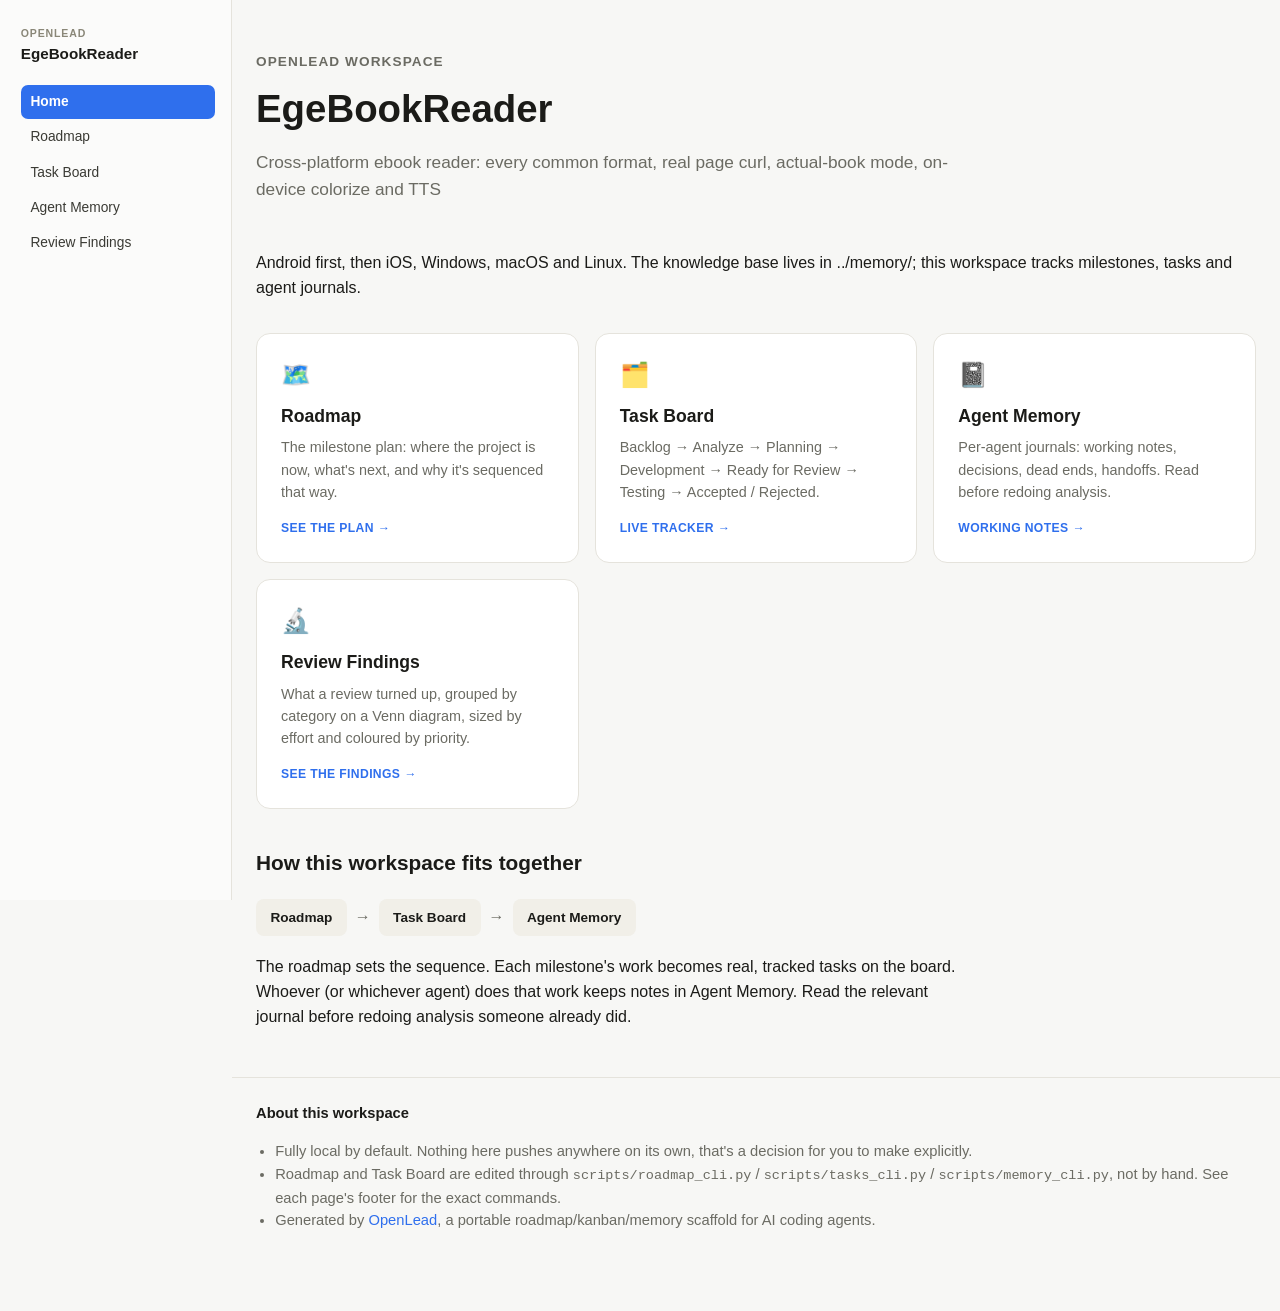
<file: openlead/index.html>
<!doctype html>
<html lang="en">
<head>
<meta charset="utf-8">
<meta name="viewport" content="width=device-width, initial-scale=1">
<title>OpenLead Workspace</title>
<style>
  :root {
    --bg: #f7f7f5; --panel: #ffffff; --ink: #1b1b18; --sub: #6b6b63;
    --line: #e5e3dc; --mono-bg: #f1efe8;
    --good: #1c7a4d; --good-bg: #e8f5ee;
    --bad: #b3261e; --bad-bg: #fdecea;
    --warn: #9a6700; --warn-bg: #fff4de;
    --dup: #5b4fc4; --dup-bg: #ecebfb;
    --accent: #2f6fed; --accent-bg: rgba(47,111,237,0.10);
  }
  @media (prefers-color-scheme: dark) {
    :root {
      --bg: #17181a; --panel: #1f2023; --ink: #eceae5; --sub: #9a9890;
      --line: #33342f; --mono-bg: #26272a;
      --good: #5fd39a; --good-bg: #123326;
      --bad: #ff8a80; --bad-bg: #3a1a17;
      --warn: #f0c674; --warn-bg: #3a2f10;
      --dup: #b8b0ff; --dup-bg: #262151;
      --accent: #7aa2f7; --accent-bg: rgba(122,162,247,0.12);
    }
  }
  * { box-sizing: border-box; }
  body {
    margin: 0; padding: 0 0 4rem;
    background: var(--bg); color: var(--ink);
    font: 16px/1.55 -apple-system, BlinkMacSystemFont, "Segoe UI", Roboto, Helvetica, Arial, sans-serif;
  }
  code, .mono { font-family: "SF Mono", Menlo, Consolas, "Liberation Mono", monospace; font-size: 0.92em; }
  a { color: var(--accent); text-decoration: none; }
  a:hover { text-decoration: underline; }
  body.has-ol-sidebar { margin-left: 232px; }
  .ol-sidebar {
    position: fixed; top: 0; left: 0; width: 232px; height: 100vh; overflow-y: auto;
    background: #fbfbfa; border-right: 1px solid #e5e3dc; padding: 1.6rem 1rem 1.6rem 1.3rem;
    font: 14px/1.4 -apple-system, BlinkMacSystemFont, "Segoe UI", Roboto, Helvetica, Arial, sans-serif;
    z-index: 100; box-sizing: border-box;
  }
  .ol-sidebar .kicker { font-size: 0.66rem; text-transform: uppercase; letter-spacing: 0.08em; color: #8a8778; font-weight: 700; margin-bottom: 0.25rem; }
  .ol-sidebar .title { font-size: 0.95rem; font-weight: 700; color: #1b1b18; margin-bottom: 1.3rem; line-height: 1.3; }
  .ol-sidebar a { display: block; padding: 0.45rem 0.6rem; margin-bottom: 0.1rem; border-radius: 7px; color: #3a3a34; text-decoration: none; font-size: 0.86rem; }
  .ol-sidebar a:hover { background: #eeece4; }
  .ol-sidebar a.active { background: #2f6fed; color: #fff; font-weight: 600; }
  @media (prefers-color-scheme: dark) {
    .ol-sidebar { background: #1a1b1e; border-right-color: #33342f; }
    .ol-sidebar .kicker { color: #9a9890; }
    .ol-sidebar .title { color: #eceae5; }
    .ol-sidebar a { color: #cfcdc6; }
    .ol-sidebar a:hover { background: #26272a; }
    .ol-sidebar a.active { background: #7aa2f7; color: #14151a; }
  }
  @media (max-width: 860px) {
    .ol-sidebar { position: static; width: auto; height: auto; border-right: none; border-bottom: 1px solid #e5e3dc; display: flex; flex-wrap: wrap; align-items: center; gap: 0.25rem; }
    .ol-sidebar .title, .ol-sidebar .kicker { width: 100%; }
    body.has-ol-sidebar { margin-left: 0; }
  }

  .hero { padding: 3.2rem 1.5rem 2rem; max-width: 1120px; margin: 0 auto; }
  .hero .kicker { color: var(--sub); font-size: 0.85rem; text-transform: uppercase; letter-spacing: 0.08em; font-weight: 600; }
  .hero h1 { margin: 0.4rem 0 0.7rem; font-size: 2.4rem; }
  .hero p.lead { color: var(--sub); margin: 0; font-size: 1.08rem; max-width: 76ch; }

  main { max-width: 1120px; margin: 0 auto; padding: 0 1.5rem; }

  .cardgrid { display: grid; grid-template-columns: repeat(auto-fit, minmax(240px, 1fr)); gap: 1rem; margin: 2rem 0 2.4rem; }
  .navcard { background: var(--panel); border: 1px solid var(--line); border-radius: 14px; padding: 1.4rem 1.5rem; display: block; color: var(--ink); }
  .navcard:hover { border-color: var(--accent); text-decoration: none; }
  .navcard .nc-icon { font-size: 1.5rem; margin-bottom: 0.6rem; display: block; }
  .navcard h2 { font-size: 1.1rem; margin: 0 0 0.4rem; }
  .navcard p { color: var(--sub); font-size: 0.9rem; margin: 0 0 0.7rem; }
  .navcard .nc-meta { font-size: 0.76rem; color: var(--accent); font-weight: 700; text-transform: uppercase; letter-spacing: 0.03em; }

  section.about { margin-top: 1rem; }
  section.about h2 { font-size: 1.3rem; margin: 0 0 0.6rem; }
  section.about p { color: var(--ink); max-width: 80ch; }
  section.about .flow { display: flex; gap: 0.5rem; flex-wrap: wrap; margin: 1.2rem 0; align-items: center; }
  section.about .flow .step { background: var(--mono-bg); border-radius: 8px; padding: 0.5rem 0.9rem; font-size: 0.85rem; font-weight: 600; }
  section.about .flow .arrow { color: var(--sub); }

  footer { max-width: 1120px; margin: 3rem auto 0; padding: 1.5rem 1.5rem 0; border-top: 1px solid var(--line); color: var(--sub); font-size: 0.92rem; }
  footer strong { color: var(--ink); }
  footer ul { padding-left: 1.2rem; }
</style>
</head>
<body class="has-ol-sidebar">
<nav class="ol-sidebar">
  <div class="kicker">OpenLead</div>
  <div class="title" id="ol-sidebar-title">Workspace</div>
  <a href="index.html" class="active">Home</a>
  <a href="roadmap.html">Roadmap</a>
  <a href="tasks.html">Task Board</a>
  <a href="memory.html">Agent Memory</a>
  <a href="analysis.html">Review Findings</a>
</nav>

<div class="hero">
  <div class="kicker">OpenLead Workspace</div>
  <h1 id="ol-project-name">Untitled Project</h1>
  <p class="lead" id="ol-project-tagline">A fully local roadmap, task board, and agent memory for this project.</p>
</div>

<main>

  <p id="ol-project-pitch"></p>

  <div class="cardgrid">
    <a class="navcard" href="roadmap.html">
      <span class="nc-icon">🗺️</span>
      <h2>Roadmap</h2>
      <p>The milestone plan: where the project is now, what's next, and why it's sequenced that way.</p>
      <span class="nc-meta">See the plan →</span>
    </a>
    <a class="navcard" href="tasks.html">
      <span class="nc-icon">🗂️</span>
      <h2>Task Board</h2>
      <p>Backlog → Analyze → Planning → Development → Ready for Review → Testing → Accepted / Rejected.</p>
      <span class="nc-meta">Live tracker →</span>
    </a>
    <a class="navcard" href="memory.html">
      <span class="nc-icon">📓</span>
      <h2>Agent Memory</h2>
      <p>Per-agent journals: working notes, decisions, dead ends, handoffs. Read before redoing analysis.</p>
      <span class="nc-meta">Working notes →</span>
    </a>
    <a class="navcard" href="analysis.html">
      <span class="nc-icon">🔬</span>
      <h2>Review Findings</h2>
      <p>What a review turned up, grouped by category on a Venn diagram, sized by effort and coloured by priority.</p>
      <span class="nc-meta">See the findings →</span>
    </a>
  </div>

  <section class="about">
    <h2>How this workspace fits together</h2>
    <div class="flow">
      <span class="step">Roadmap</span><span class="arrow">→</span>
      <span class="step">Task Board</span><span class="arrow">→</span>
      <span class="step">Agent Memory</span>
    </div>
    <p>The roadmap sets the sequence. Each milestone's work becomes real, tracked tasks on the board.
      Whoever (or whichever agent) does that work keeps notes in Agent Memory. Read the relevant journal
      before redoing analysis someone already did.</p>
  </section>

</main>

<footer>
  <strong>About this workspace</strong>
  <ul>
    <li>Fully local by default. Nothing here pushes anywhere on its own, that's a decision for you to make explicitly.</li>
    <li>Roadmap and Task Board are edited through <code>scripts/roadmap_cli.py</code> / <code>scripts/tasks_cli.py</code>
      / <code>scripts/memory_cli.py</code>, not by hand. See each page's footer for the exact commands.</li>
    <li>Generated by <a href="https://github.com/Ege-BULUT/openlead" target="_blank" rel="noopener">OpenLead</a>, a portable
      roadmap/kanban/memory scaffold for AI coding agents.</li>
  </ul>
</footer>

<script id="project-data" type="application/json">
{
  "name": "EgeBookReader",
  "tagline": "Cross-platform ebook reader: every common format, real page curl, actual-book mode, on-device colorize and TTS",
  "pitch": "Android first, then iOS, Windows, macOS and Linux. The knowledge base lives in ../memory/; this workspace tracks milestones, tasks and agent journals."
}
</script>

<script>
(function () {
  var P = JSON.parse(document.getElementById('project-data').textContent);
  document.getElementById('ol-project-name').textContent = P.name || 'Untitled Project';
  document.getElementById('ol-sidebar-title').textContent = P.name || 'Workspace';
  document.title = (P.name || 'OpenLead Workspace');
  if (P.tagline) document.getElementById('ol-project-tagline').textContent = P.tagline;
  var pitchEl = document.getElementById('ol-project-pitch');
  if (P.pitch) { pitchEl.textContent = P.pitch; } else { pitchEl.remove(); }
})();
</script>

</body>
</html>
</file>
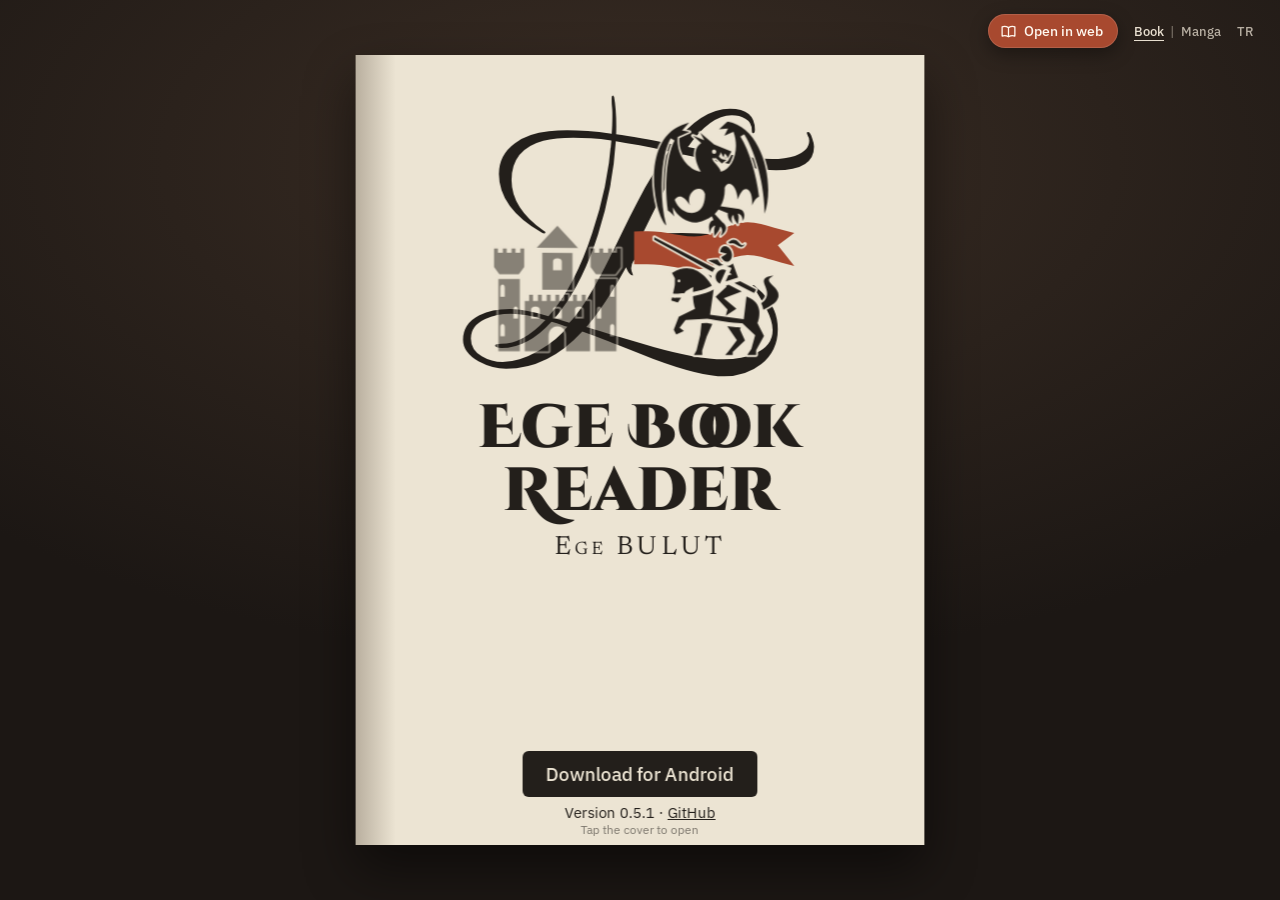
<file: site/index.html>
<!doctype html>
<html lang="en">
<head>
<meta charset="utf-8">
<meta name="viewport" content="width=device-width, initial-scale=1, viewport-fit=cover">
<title>EgeBookReader</title>
<meta name="description" content="An ebook and comic reader built around how reading feels. Real page curl, on-device colorization, read aloud. Free and open source.">
<link rel="canonical" href="https://egebookreader.vercel.app/">
<meta property="og:type" content="website">
<meta property="og:site_name" content="EgeBookReader">
<meta property="og:url" content="https://egebookreader.vercel.app/">
<meta property="og:title" content="EgeBookReader">
<meta property="og:description" content="An ebook and comic reader built around how reading feels. Real page curl, on-device colorization, read aloud. Free and open source.">
<meta property="og:image" content="https://egebookreader.vercel.app/og.png">
<meta property="og:image:width" content="1200">
<meta property="og:image:height" content="630">
<meta property="og:image:alt" content="EgeBookReader home page">
<meta name="twitter:card" content="summary_large_image">
<meta name="google-site-verification" content="s66rd8O_x1saL6PLGpSpIPeHmGazHyTo27NTPkK-GJg">
<link rel="icon" href="logo.svg">
<link rel="preconnect" href="https://fonts.googleapis.com">
<link rel="preconnect" href="https://fonts.gstatic.com" crossorigin>
<link href="https://fonts.googleapis.com/css2?family=Great+Vibes&family=Cinzel+Decorative:wght@700;900&family=Orbitron:wght@600;800&family=Limelight&family=Newsreader:ital,opsz,wght@0,6..72,300..700;1,6..72,300..700&family=IBM+Plex+Sans:wght@400;500&display=swap&subset=latin-ext" rel="stylesheet">
<link rel="stylesheet" href="book.css">
<link rel="stylesheet" href="manga.css">
<script>try{var m=new URLSearchParams(location.search).get('mode')||localStorage.getItem('mode');if(m==='manga')document.documentElement.dataset.mode='manga'}catch(e){}</script>
</head>
<body>
<div id="corner">
  <a id="web" href="/read"><svg viewBox="0 0 24 24" aria-hidden="true"><path d="M3 5.5C5.5 4.5 8.5 4.5 12 6.5c3.5-2 6.5-2 9-1v13c-2.5-1-5.5-1-9 1-3.5-2-6.5-2-9-1z"/><path d="M12 6.5v13"/></svg><span>Open in web</span></a>
  <div id="mode" role="group" aria-label="Reading mode"><button data-mode="book" aria-pressed="true">Book</button><span aria-hidden="true">|</span><button data-mode="manga" aria-pressed="false">Manga</button></div>
  <button id="lang" aria-label="Language">TR</button>
</div>
<div id="table">
  <div id="stage">
    <div id="book">
      <div class="shadow"></div>
      <div id="left" class="slot"></div>
      <div id="right" class="slot"></div>
      <canvas id="curl"></canvas>
      <div id="coverleaf"><div class="side front"></div><div class="side rear"></div></div>
    </div>
  </div>
  <div id="press" aria-hidden="true"></div>
  <nav id="controls" hidden>
    <button id="prev" aria-label="Previous page">‹</button>
    <button id="toc" data-t="contents">Contents</button>
    <button id="next" aria-label="Next page">›</button>
  </nav>
</div>
<div id="manga"></div>

<template id="cover">
  <div class="cover">
    <div class="mark" aria-hidden="true">
      <svg id="logo" viewBox="-4 -4 330 264">
        <path d="M238.05 256.12Q216.24 256.12 173.55 240.23Q157.35 234 141.3 227.61Q125.26 221.23 108.74 215.31Q77.59 249.27 39.26 249.27Q26.8 249.27 14.02 242.41Q0 234.31 0 222.78Q0 207.83 14.96 200.35Q26.8 194.74 43 194.74Q56.4 194.74 77.9 201.29Q90.05 187.58 100.02 168.57Q109.99 149.56 117.78 125.57Q132.11 82.88 135.23 41.13Q125.26 39.57 116.53 39.1Q107.81 38.64 100.64 38.64Q92.23 38.64 85.53 39.26Q78.83 39.88 73.22 41.44Q44.25 49.23 44.25 77.27Q44.25 102.82 73.53 123.39Q75.09 124.01 75.09 124.95Q75.09 125.88 73.85 125.88Q73.22 125.88 71.98 125.26Q32.72 102.82 32.72 71.67Q32.72 54.22 47.36 43.62Q59.2 34.59 78.21 32.72Q86.31 31.78 95.03 31.78Q103.76 31.78 113.73 32.56Q123.7 33.34 135.54 34.9Q135.85 30.85 136.01 26.95Q136.16 23.06 136.16 19.32Q136.16 17.76 136.16 15.74Q136.16 13.71 135.85 10.59Q135.54 7.79 135.54 5.61Q135.54 3.43 135.54 2.18Q135.54 0 136.79 0Q137.1 0 137.72 1.56Q140.21 15.27 139.59 35.52Q149.25 36.77 162.34 39.1Q175.42 41.44 191.94 44.87Q217.18 12.15 243.35 12.15Q266.1 12.15 266.1 31.16Q266.1 34.59 264.54 34.59Q263.29 34.59 263.29 31.78Q263.29 24.3 257.37 21.19Q252.39 18.07 244.91 18.07Q225.28 18.07 205.02 47.05Q233.07 52.66 252.07 55.31Q271.08 57.96 281.67 57.96Q293.83 57.96 302.55 55.15Q315.64 50.48 315.64 41.44Q315.64 38.64 314.39 37.08Q313.46 34.59 313.46 34.27Q313.46 33.34 314.39 33.34Q316.57 33.34 318.13 38.64Q320 43.62 320 46.74Q320 68.24 285.41 68.24Q274.82 68.24 253.63 64.5Q232.44 60.76 200.66 53.9Q196.92 60.14 187.26 78.99Q177.6 97.84 162.03 129.62Q167.95 127.75 177.29 126.66Q186.64 125.57 199.42 125.57Q234 125.57 254.88 132.74Q256.44 133.36 256.44 133.98Q256.44 134.92 255.19 134.92Q252.07 134.92 243.97 133.98Q240.23 133.67 237.43 133.52Q234.63 133.36 232.44 133.36Q220.29 133.36 209.07 134.14Q197.86 134.92 187.26 137.1Q153.3 143.02 153.3 157.66Q153.3 159.84 154.86 163.58V164.21Q151.43 164.21 148.63 156.73Q129.62 191.31 112.48 211.26Q128.06 215.93 143.64 220.6Q159.22 225.28 174.49 229.64Q193.5 234.94 209.23 237.74Q224.97 240.55 237.74 240.55Q254.88 240.55 266.41 235.25Q282.3 228.08 282.3 214.06Q282.3 203.47 272.95 188.2Q268.59 180.72 266.25 176.98Q263.91 173.24 263.91 173.24Q263.91 172.93 264.23 172.93Q265.47 172.93 267.65 175.11Q286.97 191 286.97 213.13Q286.97 232.76 272.02 244.91Q257.99 256.12 238.05 256.12ZM96.9 207.21Q111.24 192.87 133.36 148.63Q139.59 136.16 145.67 123.54Q151.74 110.93 158.29 98.46Q165.45 84.44 172.93 72.44Q180.41 60.45 187.26 51.1Q172.93 47.67 160.93 45.49Q148.94 43.31 139.28 41.75Q138.03 62.63 133.98 83.97Q129.93 105.32 123.08 126.82Q107.81 174.49 83.51 203.15ZM36.14 243.04Q43.31 243.04 51.57 240.55Q59.82 238.05 68.86 232.76Q86.62 222.78 95.03 210.94Q92.85 210.32 89.43 209.07Q86 207.83 80.7 206.27Q58.89 230.26 35.21 230.26Q29.29 230.26 29.29 228.08Q29.29 226.52 34.59 226.52Q54.84 226.52 75.09 204.71Q57.33 199.1 43.62 199.1Q30.54 199.1 20.25 203.78Q7.17 209.7 7.17 221.54Q7.17 232.13 17.14 237.74Q25.86 243.04 36.14 243.04Z" fill="var(--ink)"></path>
        <path id="ribbon" fill="var(--ribbon)"></path>
        <g id="scene"></g>
      </svg>
    </div>
    <h1 id="title"><span>Ege</span> <span>Book</span> <span>Reader</span></h1>
    <p class="author">Ege BULUT</p>
    <div class="imprint">
      <a class="dl" href="download/EgeBookReader.apk" data-t="download" onclick="event.stopPropagation()">Download for Android</a>
      <span class="ver"><span data-t="version">Version</span> <span id="version"></span> · <a href="https://github.com/Ege-BULUT/EgeBookReader" onclick="event.stopPropagation()">GitHub</a></span>
    </div>
    <p class="hint" data-t="open">Tap the cover to open</p>
  </div>
</template>

<template id="endpaper"><div class="page endpaper"><blockquote class="epigraph"><span data-t="epigraph"></span><cite>Ege Bulut</cite></blockquote></div></template>

<template id="p1"><div class="page toc">
  <h2 data-t="contents">Contents</h2>
  <ol>
    <li><a data-go="2"><span data-t="home">Home</span><i>2</i></a></li>
    <li><a data-go="3"><span data-t="shots">Screenshots</span><i>3</i></a></li>
    <li><a data-go="4"><span data-t="features">Features</span><i>4</i></a></li>
    <li><a data-go="5"><span data-t="downloads">Downloads</span><i>5</i></a></li>
    <li><a data-go="6"><span data-t="changelog">Changelog</span><i>6</i></a></li>
    <li><a data-go="7"><span data-t="privacy">Privacy notice</span><i>7</i></a></li>
    <li><a data-go="8"><span data-t="links">Links</span><i>8</i></a></li>
  </ol>
</div></template>

<template id="p2"><div class="page">
  <h2 data-t="home">Home</h2>
  <p class="lead" data-t="home1"></p>
  <p data-t="home2"></p>
  <p data-t="home3"></p>
  <a class="dl" href="download/EgeBookReader.apk" data-t="download">Download for Android</a>
</div></template>

<template id="p3"><div class="page">
  <h2 data-t="shots">Screenshots</h2>
  <div class="shots" id="shots"></div>
  <h3 data-t="colorize"></h3>
  <p class="small" data-t="colorNote"></p>
  <div class="compare" id="compare"></div>
</div></template>

<template id="p4"><div class="page">
  <h2 data-t="features">Features</h2>
  <dl class="features" id="featurelist"></dl>
</div></template>

<template id="p5"><div class="page">
  <h2 data-t="downloads">Downloads</h2>
  <p class="lead" data-t="dl1"></p>
  <table class="dltable">
    <tr><th>Web</th><td><a class="dl" href="/read" data-t="webRead">Open in the browser</a></td></tr>
    <tr><th>Android</th><td><a class="dl" href="download/EgeBookReader.apk" data-t="apk">APK</a></td></tr>
    <tr><th>iOS</th><td data-t="soon">Coming later</td></tr>
    <tr><th>Windows</th><td data-t="soon"></td></tr>
    <tr><th>macOS</th><td data-t="soon"></td></tr>
    <tr><th>Linux</th><td data-t="soon"></td></tr>
  </table>
  <p class="small" data-t="dl2"></p>
  <p class="small"><a href="https://github.com/Ege-BULUT/EgeBookReader" data-t="source">Source code</a> · AGPL-3.0</p>
</div></template>

<template id="p6"><div class="page">
  <h2 data-t="changelog">Changelog</h2>
  <div id="changes"></div>
  <h3 data-t="models">Downloadable models</h3>
  <p class="small" data-t="modelsText"></p>
  <h3 data-t="credits">Credits</h3>
  <p class="small" data-t="creditsText"></p>
</div></template>

<template id="p7"><div class="page legal">
  <h2 data-t="privacy">Privacy notice</h2>
  <div id="privacy"></div>
</div></template>

<template id="p8"><div class="page">
  <h2 data-t="links">Links</h2>
  <ul class="linklist">
    <li><span>GitHub</span><a href="https://github.com/Ege-BULUT">github.com/Ege-BULUT</a></li>
    <li><span>LinkedIn</span><a href="https://www.linkedin.com/in/egebulut">linkedin.com/in/egebulut</a></li>
    <li><span data-t="contact">Contact</span><a href="mailto:egebulut.iletisim@outlook.com">egebulut.iletisim@outlook.com</a></li>
    <li><span data-t="bug">Report a bug</span><a href="https://github.com/Ege-BULUT/EgeBookReader/issues/new?labels=bug">GitHub Issues</a></li>
    <li><span data-t="request">Request a feature</span><a href="https://github.com/Ege-BULUT/EgeBookReader/issues/new?labels=enhancement">GitHub Issues</a></li>
  </ul>
</div></template>

<template id="back"><div class="page endpaper back"></div></template>

<script src="vendor/html2canvas.min.js"></script>
<script src="scenes.js"></script>
<script src="curl.frag.js"></script>
<script src="book.js"></script>
<script src="manga.js"></script>
</body>
</html>
</file>
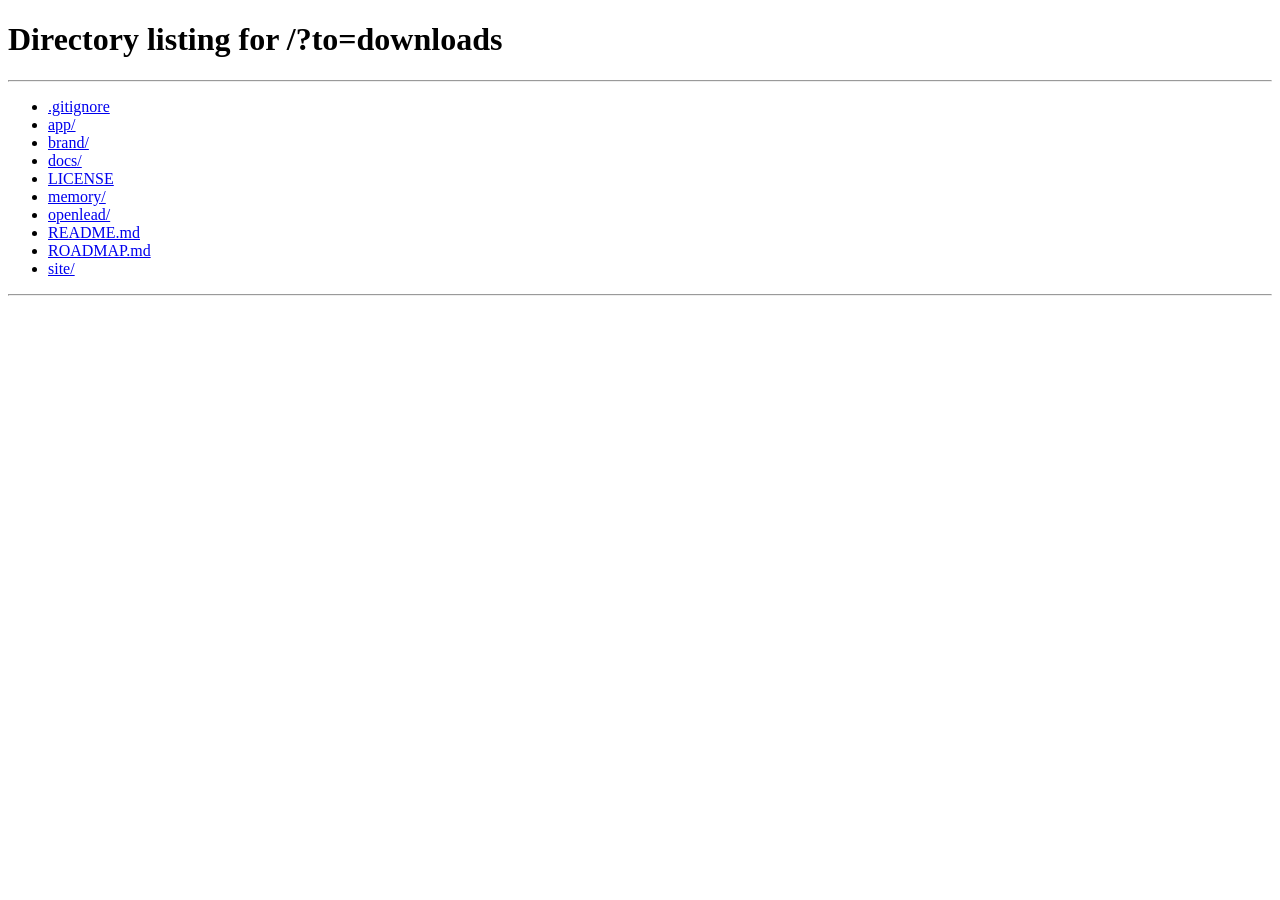
<file: site/download/index.html>
<!DOCTYPE html>
<html lang="en">
<head>
<meta charset="utf-8">
<meta name="viewport" content="width=device-width,initial-scale=1">
<meta http-equiv="refresh" content="0; url=/?to=downloads">
<link rel="canonical" href="https://egebookreader.vercel.app/?to=downloads">
<title>Download EgeBookReader</title>
</head>
<body>
<p><a href="/?to=downloads">Download EgeBookReader</a> · <a href="/download/EgeBookReader.apk">APK</a></p>
</body>
</html>
</file>
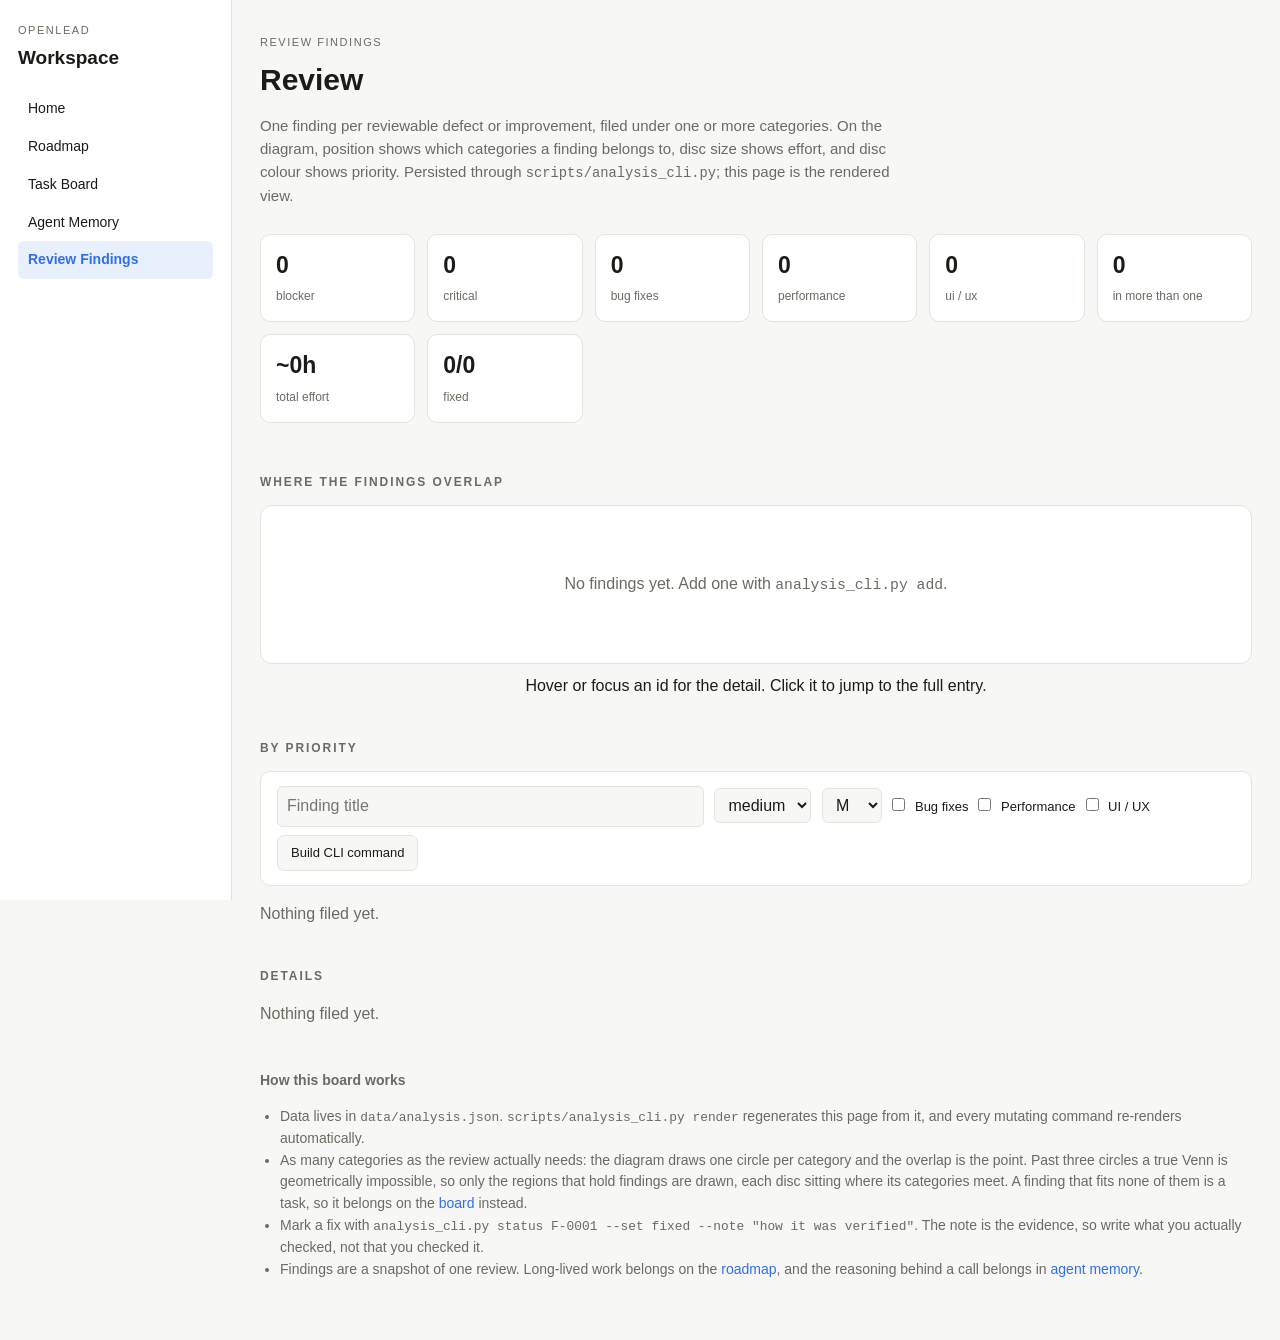
<file: openlead/analysis.html>
<!doctype html>
<html lang="en">
<head>
<meta charset="utf-8">
<meta name="viewport" content="width=device-width, initial-scale=1">
<title>Review Findings · OpenLead Workspace</title>
<style>
  :root {
    --bg: #f7f7f5; --panel: #ffffff; --ink: #1b1b18; --sub: #6b6b63;
    --line: #e5e3dc; --mono-bg: #f1efe8;
    --good: #1c7a4d; --good-bg: #e8f5ee;
    --accent: #2f6fed; --accent-bg: rgba(47,111,237,0.10);
    --c1: #b4451f; --c2: #8a6d1f; --c3: #2f6fed;
    --p-blocker: #7c3aed; --p-critical: #dc2626; --p-high: #ea580c;
    --p-medium: #d97706; --p-low: #eab308;
  }
  @media (prefers-color-scheme: dark) {
    :root {
      --bg: #17181a; --panel: #1f2023; --ink: #eceae5; --sub: #9a9890;
      --line: #33342f; --mono-bg: #26272a;
      --good: #5fd39a; --good-bg: #123326;
      --accent: #7aa2f7; --accent-bg: rgba(122,162,247,0.12);
      --c1: #f0906a; --c2: #e0c268; --c3: #7aa2f7;
      --p-blocker: #a855f7; --p-critical: #f87171; --p-high: #fb923c;
      --p-medium: #fbbf24; --p-low: #fde047;
    }
  }
  * { box-sizing: border-box; }
  html, body { margin: 0; background: var(--bg); color: var(--ink);
    font: 16px/1.55 -apple-system, BlinkMacSystemFont, "Segoe UI", Roboto, Helvetica, Arial, sans-serif; }
  code, .mono { font-family: "SF Mono", Menlo, Consolas, "Liberation Mono", monospace; font-size: 0.92em; }
  a { color: var(--accent); text-decoration: none; }
  a:hover { text-decoration: underline; }
  body.has-ol-sidebar { margin-left: 232px; }
  .ol-sidebar {
    position: fixed; top: 0; left: 0; width: 232px; height: 100vh; overflow-y: auto;
    background: var(--panel); border-right: 1px solid var(--line); padding: 22px 18px;
  }
  .ol-sidebar .kicker { font-size: 11px; letter-spacing: .14em; text-transform: uppercase; color: var(--sub); }
  .ol-sidebar .title { font-size: 19px; font-weight: 650; margin: 4px 0 18px; }
  .ol-sidebar a { display: block; padding: 8px 10px; border-radius: 6px; color: var(--ink); font-size: 14px; }
  .ol-sidebar a:hover { background: var(--mono-bg); text-decoration: none; }
  .ol-sidebar a.active { background: var(--accent-bg); color: var(--accent); font-weight: 600; }

  header, .layout, footer { max-width: 1120px; margin: 0 auto; padding: 0 28px; }
  header { padding-top: 34px; padding-bottom: 10px; }
  header .kicker { font-size: 11px; letter-spacing: .14em; text-transform: uppercase; color: var(--sub); }
  header h1 { margin: 6px 0 10px; font-size: 30px; }
  header .scope { color: var(--sub); max-width: 76ch; margin: 0; font-size: 15px; }

  .kpis { display: grid; grid-template-columns: repeat(auto-fit, minmax(132px, 1fr)); gap: 12px; margin: 26px 0 0; }
  .kpi { background: var(--panel); border: 1px solid var(--line); border-radius: 10px; padding: 13px 15px; }
  .kpi b { display: block; font-size: 23px; }
  .kpi span { font-size: 12px; color: var(--sub); }

  h2.sec { font-size: 12px; letter-spacing: .16em; text-transform: uppercase; color: var(--sub);
    margin: 40px 0 14px; font-weight: 600; }

  /* diagram */
  .venn { position: relative; background: var(--panel); border: 1px solid var(--line);
    border-radius: 12px; padding: 10px; display: flex; justify-content: center; }
  .venn svg { width: min(100%, 680px); height: auto; overflow: visible; }
  /* Set rengi inline geliyor: kategori sayisi dinamik, sabit .set-N sinifi
     yazilamaz. Ilk uc renk yine --c1..--c3 temasindan okunuyor. */
  .set { fill-opacity: .10; stroke-width: 1.5; }
  .setlabel { font-size: 14px; font-weight: 650; text-anchor: middle; }
  .setlabel .count { fill: var(--sub); font-weight: 400; }
  .disc { cursor: pointer; }
  .disc circle { stroke: var(--panel); stroke-width: 2; }
  .disc circle.done { stroke: var(--good); stroke-width: 2.5; stroke-dasharray: 3 2; }
  .disc text { font-family: "SF Mono", Menlo, Consolas, monospace; font-weight: 700;
    text-anchor: middle; pointer-events: none; }
  .disc:hover circle, .disc:focus circle { stroke: var(--ink); stroke-width: 3; }
  .disc:focus { outline: none; }

  .legend { position: absolute; left: 14px; top: 14px; background: var(--bg);
    border: 1px solid var(--line); border-radius: 8px; padding: 11px 13px; font-size: 12px; max-width: 208px; }
  .legend h4 { margin: 0 0 6px; font-size: 10px; letter-spacing: .14em; text-transform: uppercase;
    color: var(--sub); font-weight: 600; }
  .legend h4 + ul { margin-bottom: 12px; }
  .legend ul { list-style: none; margin: 0; padding: 0; display: grid; gap: 5px; }
  .legend li { display: grid; grid-template-columns: 24px auto 1fr; gap: 8px; align-items: center; }
  .legend b { font-weight: 600; }
  .legend span { color: var(--sub); font-size: 10.5px; }
  .legend i { display: block; width: 13px; height: 13px; border-radius: 50%; justify-self: center; }
  .legend .ring { background: none; border: 2px solid var(--sub); border-radius: 50%; }

  #card { position: fixed; z-index: 40; max-width: 380px; background: var(--panel);
    border: 1px solid var(--accent); border-radius: 10px; padding: 13px 15px;
    box-shadow: 0 14px 40px rgba(0,0,0,.18); pointer-events: none; display: none; }
  #card h4 { margin: 0 0 7px; font-size: 14px; line-height: 1.35; }
  #card .meta { display: flex; flex-wrap: wrap; gap: 5px; margin-bottom: 7px; }
  #card p { margin: 0; font-size: 12.5px; color: var(--sub); }
  #card .where { margin-top: 7px; font-size: 11.5px; color: var(--sub); }

  .tag { display: inline-block; font-size: 10.5px; padding: 2px 7px; border-radius: 999px;
    border: 1px solid var(--line); color: var(--sub); }

  table { width: 100%; border-collapse: collapse; font-size: 14px; }
  .plist th { text-align: left; color: var(--sub); font-weight: 600; font-size: 10.5px;
    letter-spacing: .1em; text-transform: uppercase; padding: 8px 10px; border-bottom: 1px solid var(--line); }
  .plist td { padding: 10px; border-bottom: 1px solid var(--line); vertical-align: top; }
  .plist tr:hover td { background: var(--mono-bg); }
  .plist .id a { font-weight: 700; }
  .plist .where { color: var(--sub); font-size: 12px; }
  .pgroup { font-size: 12px; letter-spacing: .14em; text-transform: uppercase; margin: 26px 0 8px; font-weight: 700; }
  .pgroup span { color: var(--sub); font-weight: 400; }

  .detail { background: var(--panel); border: 1px solid var(--line); border-radius: 12px;
    padding: 18px 20px; margin-bottom: 14px; scroll-margin-top: 18px; }
  .detail h3 { margin: 0 0 8px; font-size: 16px; display: flex; gap: 10px; align-items: baseline; }
  .dmeta { display: flex; flex-wrap: wrap; gap: 7px; align-items: center; margin: 0 0 11px; }
  .dmeta code { color: var(--sub); font-size: 11.5px; }
  .dproblem { margin: 0 0 13px; color: var(--sub); font-size: 14.5px; }
  .dverified { margin: 0 0 13px; padding: 9px 13px; border-left: 3px solid var(--good);
    background: var(--good-bg); border-radius: 0 6px 6px 0; font-size: 13.5px; }
  .dverified b { color: var(--good); }
  .dtable th { text-align: left; color: var(--sub); font-weight: 600; font-size: 10.5px;
    letter-spacing: .12em; text-transform: uppercase; padding: 7px 11px;
    border-bottom: 1px solid var(--line); width: 33.33%; }
  .dtable td { padding: 11px; border-bottom: 1px solid var(--line); vertical-align: top; width: 33.33%; }
  .dtable pre { margin: 0; font-size: 12px; line-height: 1.5; white-space: pre-wrap;
    word-break: break-word; background: var(--mono-bg); padding: 9px 10px; border-radius: 6px; }
  .dtable .how { font-size: 13px; color: var(--sub); }
  @media (max-width: 900px) {
    .dtable, .dtable thead, .dtable tbody, .dtable tr, .dtable th, .dtable td { display: block; width: auto; }
    .dtable thead { display: none; }
    .dtable td::before { content: attr(data-l); display: block; font-size: 10.5px; letter-spacing: .12em;
      text-transform: uppercase; color: var(--sub); margin-bottom: 5px; }
    .legend { position: static; max-width: none; margin-top: 12px; }
    .venn { flex-direction: column; align-items: center; }
  }

  .newpanel { background: var(--panel); border: 1px solid var(--line); border-radius: 10px;
    padding: 14px 16px; margin-top: 12px; }
  .newpanel input, .newpanel select { font: inherit; padding: 7px 9px; border: 1px solid var(--line);
    border-radius: 6px; background: var(--bg); color: var(--ink); margin: 0 6px 8px 0; }
  .cmdbox { margin-top: 10px; }
  .cmdbox pre { background: var(--mono-bg); padding: 11px 13px; border-radius: 7px;
    overflow-x: auto; font-size: 12.5px; margin: 0; }
  .btn { font: inherit; font-size: 13px; padding: 7px 13px; border-radius: 7px;
    border: 1px solid var(--line); background: var(--bg); color: var(--ink); cursor: pointer; }
  .btn:hover { border-color: var(--accent); color: var(--accent); }
  .empty { color: var(--sub); }
  footer { margin: 44px auto 60px; color: var(--sub); font-size: 14px; }
  footer ul { padding-left: 20px; }
</style>
</head>
<body class="has-ol-sidebar">
<nav class="ol-sidebar">
  <div class="kicker">OpenLead</div>
  <div class="title">Workspace</div>
  <a href="index.html">Home</a>
  <a href="roadmap.html">Roadmap</a>
  <a href="tasks.html">Task Board</a>
  <a href="memory.html">Agent Memory</a>
  <a href="analysis.html" class="active">Review Findings</a>
</nav>

<header>
  <div class="kicker">Review Findings</div>
  <h1 id="subject">Review</h1>
  <p class="scope">One finding per reviewable defect or improvement, filed under one or more categories.
    On the diagram, position shows which categories a finding belongs to, disc size shows effort, and disc
    colour shows priority. Persisted through <code>scripts/analysis_cli.py</code>; this page is the rendered view.</p>
  <div class="kpis" id="kpis"></div>
</header>

<div class="layout">
  <h2 class="sec">Where the findings overlap</h2>
  <div class="venn" id="venn"></div>
  <p class="scope" style="text-align:center;margin-top:10px">Hover or focus an id for the detail. Click it to jump to the full entry.</p>

  <h2 class="sec">By priority</h2>
  <div class="newpanel">
    <input id="nf-title" placeholder="Finding title" size="42">
    <select id="nf-priority">
      <option value="blocker">blocker</option>
      <option value="critical">critical</option>
      <option value="high">high</option>
      <option value="medium" selected>medium</option>
      <option value="low">low</option>
    </select>
    <select id="nf-effort">
      <option>S</option><option selected>M</option><option>L</option><option>XL</option>
    </select>
    <span id="nf-cats"></span>
    <button class="btn" id="nf-build">Build CLI command</button>
    <div class="cmdbox" id="nf-cmdbox" hidden><pre id="nf-cmd"></pre>
      <p class="scope" style="margin-top:8px">Write the problem, before, after and how to files first, then add
        <code>--problem-file</code> and friends. The page re-renders automatically.</p></div>
  </div>
  <div id="plists"></div>

  <h2 class="sec">Details</h2>
  <div id="details"></div>
</div>

<footer>
  <strong>How this board works</strong>
  <ul>
    <li>Data lives in <code>data/analysis.json</code>. <code>scripts/analysis_cli.py render</code> regenerates
      this page from it, and every mutating command re-renders automatically.</li>
    <li>As many categories as the review actually needs: the diagram draws one circle per category and
      the overlap is the point. Past three circles a true Venn is geometrically impossible, so only the
      regions that hold findings are drawn, each disc sitting where its categories meet. A finding that
      fits none of them is a task, so it belongs on the <a href="tasks.html">board</a> instead.</li>
    <li>Mark a fix with <code>analysis_cli.py status F-0001 --set fixed --note "how it was verified"</code>. The
      note is the evidence, so write what you actually checked, not that you checked it.</li>
    <li>Findings are a snapshot of one review. Long-lived work belongs on the <a href="roadmap.html">roadmap</a>,
      and the reasoning behind a call belongs in <a href="memory.html">agent memory</a>.</li>
  </ul>
</footer>

<div id="card" role="tooltip"></div>

<script id="analysis-data" type="application/json">
{
  "_meta": {
    "description": "Review findings: what an agent found while auditing this project, grouped by category, ordered by priority. Edit via scripts/analysis_cli.py, not by hand. Run its `render` command afterward to update analysis.html. Fully local, nothing here is ever pushed anywhere.",
    "findingIdPrefix": "F-",
    "nextFindingSeq": 1,
    "subject": "",
    "reviewedAt": "",
    "reviewer": "",
    "categories": {
      "bug": {
        "label": "Bug fixes",
        "note": "Wrong behaviour, crashes, or silent data loss"
      },
      "perf": {
        "label": "Performance",
        "note": "Wall clock, memory, or wasted calls"
      },
      "ux": {
        "label": "UI / UX",
        "note": "What the operator sees, understands and can act on"
      }
    }
  },
  "findings": []
}
</script>

<script>
(function () {
  var DATA = JSON.parse(document.getElementById('analysis-data').textContent);
  var META = DATA._meta || {};
  // Kategori sayisi analist ajanin karar verdigi kadar: diyagram ona gore
  // kuruluyor (bkz. geometry() / regions()).
  var CATS = Object.keys(META.categories || {});
  var F = DATA.findings || [];

  var PRIORITY = {
    blocker:  { label: 'Blocker',  note: 'stops the thing working', dark: true },
    critical: { label: 'Critical', note: 'breaks a core path',      dark: true },
    high:     { label: 'High',     note: 'wrong or costly',         dark: true },
    medium:   { label: 'Medium',   note: 'friction',                dark: false },
    low:      { label: 'Low',      note: 'polish',                  dark: false }
  };
  var ORDER = ['blocker', 'critical', 'high', 'medium', 'low'];
  var RADIUS = { S: 16, M: 22, L: 28, XL: 34 };
  var EFFORT = { S: 'under 4 hours', M: 'about a day', L: 'a few days', XL: 'a week or more' };

  var css = getComputedStyle(document.documentElement);
  function colour(p) { return css.getPropertyValue('--p-' + p).trim() || '#888'; }
  function esc(s) {
    return String(s == null ? '' : s)
      .replace(/&/g, '&amp;').replace(/</g, '&lt;').replace(/>/g, '&gt;').replace(/"/g, '&quot;');
  }

  var sorted = F.slice().sort(function (a, b) {
    var d = ORDER.indexOf(a.priority) - ORDER.indexOf(b.priority);
    return d || (a.id < b.id ? -1 : 1);
  });

  /* ---------------------------------------------------------------- kpis -- */
  function kpis() {
    var cells = [];
    ORDER.slice(0, 2).forEach(function (p) {
      cells.push([F.filter(function (f) { return f.priority === p; }).length, PRIORITY[p].label.toLowerCase()]);
    });
    CATS.forEach(function (c) {
      cells.push([F.filter(function (f) { return (f.categories || []).indexOf(c) > -1; }).length,
                  META.categories[c].label.toLowerCase()]);
    });
    cells.push([F.filter(function (f) { return (f.categories || []).length > 1; }).length, 'in more than one']);
    var hours = F.reduce(function (n, f) { return n + (Number(f.hours) || 0); }, 0);
    cells.push(['~' + (Math.round(hours * 4) / 4) + 'h', 'total effort']);
    cells.push([F.filter(function (f) { return f.status === 'fixed'; }).length + '/' + F.length, 'fixed']);

    document.getElementById('kpis').innerHTML = cells.map(function (c) {
      return '<div class="kpi"><b>' + esc(c[0]) + '</b><span>' + esc(c[1]) + '</span></div>';
    }).join('');
  }

  /* ---------------------------------------------------------------- venn -- */

  /* Kategori sayisi SABIT DEGIL. Analist ajan kac ayri kategoriye karar
     verdiyse diyagram o kadar cemberle kuruluyor; geometri N'in fonksiyonu.

     Yerlesim: N cember, merkezleri orijin etrafinda D yaricapli bir halkada
     esit araliklarla, ilki tepede. R ve D su iki kosuldan cozuluyor:

       komsu merkez uzakligi  2 D sin(pi/N) = K R      (komsular ortussun)
       dis sinir              D + R = OUT              (viewBox sabit kalsin)

     K = 1.016 ve OUT = 238, N = 3'te tam olarak eski elle yazilmis
     R = 150 / D = 88 degerlerini veriyor — yani uc kategorili tahtalar
     birebir eskisi gibi cikiyor, degisen sey yalnizca artik uce mahkum
     olmamasi.

     DURUSTLUK NOTU: N >= 4'te bu artik gercek bir Venn degil. Uc cemberden
     sonra butun 2^N-1 bolgeyi cemberle cizmek geometrik olarak imkansiz
     (dord icin elips, besten sonra iyice egzotik sekiller gerekiyor). Onun
     yerine EULER tarzi bir yerlesim: yalnizca ICINDE BULGU OLAN bolgeler
     ciziliyor ve her bulgu, ait oldugu kategorilerin merkezlerinin
     bilesigine oturuyor. Okunurlugu bozan bos bolge kalmiyor. */
  var OUT = 238, K = 1.016;
  var N = Math.max(1, CATS.length);
  var R = N === 1 ? 170 : OUT / (K / (2 * Math.sin(Math.PI / N)) + 1);
  var D = N === 1 ? 0 : OUT - R;
  var CENTRES = [];
  for (var ci = 0; ci < N; ci++) {
    var a = (-90 - ci * (360 / N)) * Math.PI / 180;
    CENTRES.push({ x: D * Math.cos(a), y: D * Math.sin(a) });
  }

  /* Set renkleri. Ilk uc tanesi temanin --c1..--c3'u, yani uc kategorili
     tahtalar tipatip eskisi gibi duruyor. Otesi elle secilmis bir tondan
     geliyor: altin aci ile uretmek denendi ve dorduncu renk temanin
     --c2 zeytinine (ton ~47) yapisiyordu. Bu dizi uc temel tonun
     (~20, ~47, ~220) uzagindan gecirildi. Sekiz uzatma bitince aci
     tekrarlaniyor ama parlaklik kaydiriliyor, boylece hicbir zaman
     tukenmiyor. */
  /* Ilk uc ton --c1..--c3'un yaklasigi; yalnizca o degiskenler okunamazsa
     (temasiz bir baglam, ya da testler) devreye giriyorlar. */
  var BASE_HUES = [20, 47, 220];
  var EXTRA_HUES = [142, 288, 172, 328, 96, 258, 196, 118];
  function setColour(i) {
    if (i < 3) {
      var v = css.getPropertyValue('--c' + (i + 1)).trim();
      if (v) return v;
    }
    var k = i - 3;
    if (k < 0) {
      return 'hsl(' + BASE_HUES[i] + ' 62% '
        + ((typeof matchMedia === 'function'
            && matchMedia('(prefers-color-scheme: dark)').matches) ? 68 : 42) + '%)';
    }
    var dark = typeof matchMedia === 'function'
      && matchMedia('(prefers-color-scheme: dark)').matches;
    var band = Math.floor(k / EXTRA_HUES.length) % 3;
    var light = (dark ? 68 : 42) + band * (dark ? -13 : 13);
    return 'hsl(' + EXTRA_HUES[k % EXTRA_HUES.length] + ' 62% ' + light + '%)';
  }

  /* Bir bulgunun ait oldugu kategori indisleri, sirali. */
  function indexSet(f) {
    return (f.categories || []).map(function (c) { return CATS.indexOf(c); })
      .filter(function (i) { return i > -1; }).sort(function (a, b) { return a - b; });
  }
  function keyOf(idx) { return idx.join(','); }

  /* Bolgeler bulgulardan TURETILIYOR, elle sayilmiyor: hangi kategori
     bilesimleri gercekten doluysa yalnizca onlar yer kapliyor.

     Capa = uyelerin merkezlerinin ortalamasinin yonu, disari dogru
     spread(k) kadar. k buyudukce spread kuculuyor; butun kategorilere giren
     bir bulgu tam ortada oturuyor. N = 3'te bu, eski elle yazilmis yedi
     capayla gorsel olarak ayni yeri veriyor (tekil capalar birebir). */
  function regions() {
    var seen = {}, out = [];
    F.forEach(function (f) {
      var idx = indexSet(f);
      if (!idx.length) return;
      var k = keyOf(idx);
      if (seen[k]) return;
      seen[k] = 1;
      var mx = 0, my = 0;
      idx.forEach(function (i) { mx += CENTRES[i].x; my += CENTRES[i].y; });
      mx /= idx.length; my /= idx.length;
      var len = Math.hypot(mx, my);
      var t = N > 1 ? (idx.length - 1) / (N - 1) : 0;
      var spread = (OUT - 48) * (1 - t);
      var anchor = len < 1e-6
        ? { x: 0, y: 0 }
        : { x: mx / len * spread, y: my / len * spread };
      out.push({ sets: idx, anchor: anchor });
    });

    /* Ayni capaya dusen bolgeler. Cift sayida kategoride karsilikli ciftlerin
       (N=4'te {0,2} ve {1,3}) merkez ortalamasi ikisi de tam orijine dusuyor;
       yon vektoru bilgiyi kaybediyor. Ustuste binmeleri yerine ortak capanin
       etrafinda kucuk bir cember uzerinde, bilesim anahtarina gore sirali
       olarak aciliyorlar — deterministik, ayni veri ayni resmi veriyor. */
    var byPos = {};
    out.forEach(function (r) {
      var k = r.anchor.x.toFixed(0) + '|' + r.anchor.y.toFixed(0);
      (byPos[k] = byPos[k] || []).push(r);
    });
    Object.keys(byPos).forEach(function (k) {
      var group = byPos[k];
      if (group.length < 2) return;
      group.sort(function (a, b) {
        return a.sets.length - b.sets.length || (keyOf(a.sets) < keyOf(b.sets) ? -1 : 1);
      });
      var rad = 34 + group.length * 6;
      group.forEach(function (r, i) {
        var ang = (-90 + i * (360 / group.length)) * Math.PI / 180;
        r.anchor = { x: r.anchor.x + rad * Math.cos(ang), y: r.anchor.y + rad * Math.sin(ang) };
      });
    });
    return out;
  }

  /* Kategori sayisi buyudukce komsu bolgeler birbirine yaklasiyor ve iki AYRI
     bolgenin diskleri ust uste binebiliyor. Capalari daha da acmak diyagrami
     sisirirdi; onun yerine yerlestirme sonrasi kisa bir gevsetme: ust uste
     binen her cift birbirini iter, sonuc viewBox'a kirpilir. Deterministik
     (rastgelelik yok) ve N <= 3'te hicbir sey ust uste binmedigi icin islemsiz
     geciyor, yani eski tahtalarin gorunumu aynen duruyor. */
  var VB = { x: -330, y: -285, w: 660, h: 545 };
  function relax(discs, iterations) {
    var pad = 1.5;
    for (var it = 0; it < (iterations || 60); it++) {
      var moved = false;
      for (var i = 0; i < discs.length; i++) {
        for (var j = i + 1; j < discs.length; j++) {
          var a = discs[i], b = discs[j];
          var dx = b.x - a.x, dy = b.y - a.y;
          var dist = Math.hypot(dx, dy);
          var want = a.r + b.r + pad;
          if (dist >= want) continue;
          moved = true;
          // tam ust uste: bilesime gore sabit bir yone ac
          if (dist < 1e-6) { dx = Math.cos(i + j); dy = Math.sin(i + j); dist = 1; }
          var push = (want - dist) / 2 / dist;
          a.x -= dx * push; a.y -= dy * push;
          b.x += dx * push; b.y += dy * push;
        }
      }
      for (var k = 0; k < discs.length; k++) {
        var m = discs[k];
        m.x = Math.min(VB.x + VB.w - m.r, Math.max(VB.x + m.r, m.x));
        m.y = Math.min(VB.y + VB.h - m.r, Math.max(VB.y + m.r, m.y));
      }
      if (!moved) break;
    }
    return discs;
  }

  function same(a, b) { return a.length === b.length && a.every(function (v, i) { return v === b[i]; }); }

  function pack(members, anchor) {
    var gap = 7;
    var perRow = members.length <= 2 ? members.length : members.length <= 4 ? 2 : 3;
    var rows = [];
    for (var i = 0; i < members.length; i += perRow) rows.push(members.slice(i, i + perRow));
    var heights = rows.map(function (row) {
      return Math.max.apply(null, row.map(function (m) { return m.r; })) * 2 + gap;
    });
    var total = heights.reduce(function (a, b) { return a + b; }, 0);
    var y = anchor.y - total / 2;
    rows.forEach(function (row, i) {
      var cy = y + heights[i] / 2;
      var width = row.reduce(function (n, m) { return n + m.r * 2; }, 0) + gap * (row.length - 1);
      var x = anchor.x - width / 2;
      row.forEach(function (m) { m.x = x + m.r; m.y = cy; x += m.r * 2 + gap; });
      y += heights[i];
    });
    return members;
  }

  function venn() {
    var host = document.getElementById('venn');
    if (!F.length) { host.innerHTML = '<p class="empty" style="padding:40px">No findings yet. Add one with <code>analysis_cli.py add</code>.</p>'; return; }

    var svg = ['<svg viewBox="-330 -285 660 545" role="img" aria-label="Findings grouped by category, sized by effort, coloured by priority">'];
    CENTRES.forEach(function (c, i) {
      svg.push('<circle class="set" cx="' + c.x.toFixed(1) + '" cy="' + c.y.toFixed(1)
        + '" r="' + R.toFixed(1) + '" fill="' + setColour(i) + '" stroke="' + setColour(i) + '"></circle>');
    });
    /* Etiket cemberin DISINA, merkezden disari dogru: N buyudukce cemberler
       yana kayiyor ve sabit "tepedeki ustte, gerisi altta" kurali ust uste
       biniyordu. Tek kategori halinde yon yok, tepeye yaziliyor. */
    CENTRES.forEach(function (c, i) {
      var n = F.filter(function (f) { return (f.categories || []).indexOf(CATS[i]) > -1; }).length;
      var len = Math.hypot(c.x, c.y) || 1;
      var ux = N === 1 ? 0 : c.x / len, uy = N === 1 ? -1 : c.y / len;
      var lx = c.x + ux * (R + 20);
      var ly = c.y + uy * (R + 20) + (uy < 0 ? -2 : 12);
      svg.push('<text class="setlabel" x="' + lx.toFixed(1) + '" y="' + ly.toFixed(1)
        + '" fill="' + setColour(i) + '">'
        + esc(META.categories[CATS[i]].label) + ' <tspan class="count">' + n + '</tspan></text>');
    });

    /* Once BUTUN diskler paketlenip toplaniyor, sonra bir kez gevsetiliyor:
       gevsetme bolgeler ARASI ust uste binmeyi de cozmek zorunda, tek tek
       bolge icinde calissa komsu bolgenin diskini gormezdi. */
    var tumDiskler = [];
    regions().forEach(function (region) {
      var members = sorted.filter(function (f) { return same(indexSet(f), region.sets); })
        .map(function (f) { return { f: f, r: RADIUS[f.effort] || 18 }; })
        .sort(function (a, b) { return b.r - a.r || (a.f.id < b.f.id ? -1 : 1); });
      pack(members, region.anchor);
      members.forEach(function (m) { tumDiskler.push(m); });
    });
    relax(tumDiskler);

    tumDiskler.forEach(function (m) {
      var p = PRIORITY[m.f.priority] || PRIORITY.medium;
      var font = m.r >= 26 ? 13 : m.r >= 20 ? 12 : 11;
      svg.push('<g class="disc" data-id="' + esc(m.f.id) + '" tabindex="0" role="button" aria-label="'
        + esc(m.f.id + ', ' + p.label + ', effort ' + m.f.effort + ': ' + m.f.title) + '">'
        + '<circle cx="' + m.x.toFixed(1) + '" cy="' + m.y.toFixed(1) + '" r="' + m.r + '" fill="'
        + colour(m.f.priority) + '"' + (m.f.status === 'fixed' ? ' class="done"' : '') + '></circle>'
        + '<text x="' + m.x.toFixed(1) + '" y="' + (m.y + font * 0.35).toFixed(1) + '" style="font-size:' + font
      + 'px;fill:' + (p.dark ? '#fff' : '#1b1b18') + '">' + esc(m.f.id.replace(/^F-0*/, 'F')) + '</text></g>');
    });
    svg.push('</svg>');

    var legend = ['<aside class="legend"><h4>Priority</h4><ul>'];
    ORDER.forEach(function (p) {
      legend.push('<li><i style="background:' + colour(p) + '"></i><b>' + PRIORITY[p].label
        + '</b><span>' + PRIORITY[p].note + '</span></li>');
    });
    legend.push('</ul><h4>Size is effort</h4><ul>');
    Object.keys(RADIUS).forEach(function (k) {
      var d = Math.round(RADIUS[k] * 0.72);
      legend.push('<li><i class="ring" style="width:' + d + 'px;height:' + d + 'px"></i><b>' + k
        + '</b><span>' + EFFORT[k] + '</span></li>');
    });
    legend.push('</ul><h4>Ring</h4><ul><li><i class="ring" style="width:13px;height:13px;border-style:dashed;border-color:var(--good)"></i><b>fixed</b><span>closed and checked</span></li></ul></aside>');

    host.innerHTML = svg.join('') + legend.join('');
    wireDiscs();
  }

  /* ------------------------------------------------------------ hovercard - */
  var card = document.getElementById('card');
  function showCard(el) {
    var f = F.filter(function (x) { return x.id === el.dataset.id; })[0];
    if (!f) return;
    var p = PRIORITY[f.priority] || PRIORITY.medium;
    card.innerHTML = '<h4>' + esc(f.id) + '. ' + esc(f.title) + '</h4><div class="meta">'
      + (f.categories || []).map(function (c) {
          return '<span class="tag">' + esc((META.categories[c] || {}).label || c) + '</span>'; }).join('')
      + '<span class="tag">' + esc(p.label) + '</span>'
      + '<span class="tag">effort ' + esc(f.effort) + (f.hours ? ', ~' + f.hours + 'h' : '') + '</span>'
      + (f.status === 'fixed' ? '<span class="tag">fixed</span>' : '')
      + '</div><p>' + esc((f.problem || '').slice(0, 320)) + '</p>'
      + (f.where ? '<div class="where">' + esc(f.where) + '</div>' : '');
    var r = el.getBoundingClientRect();
    card.style.display = 'block';
    var w = card.offsetWidth, h = card.offsetHeight;
    var x = r.left + r.width / 2 - w / 2;
    var y = r.top - h - 12;
    if (y < 8) y = r.bottom + 12;
    card.style.left = Math.max(8, Math.min(innerWidth - w - 8, x)) + 'px';
    card.style.top = Math.max(8, Math.min(innerHeight - h - 8, y)) + 'px';
  }
  function hideCard() { card.style.display = 'none'; }

  function wireDiscs() {
    Array.prototype.forEach.call(document.querySelectorAll('.disc'), function (el) {
      el.addEventListener('mouseenter', function () { showCard(el); });
      el.addEventListener('focus', function () { showCard(el); });
      el.addEventListener('mouseleave', hideCard);
      el.addEventListener('blur', hideCard);
      el.addEventListener('click', function () { location.hash = 'detail-' + el.dataset.id; });
      el.addEventListener('keydown', function (e) {
        if (e.key === 'Enter' || e.key === ' ') { e.preventDefault(); location.hash = 'detail-' + el.dataset.id; }
      });
    });
  }
  addEventListener('scroll', hideCard, { passive: true });

  /* -------------------------------------------------------------- tables -- */
  function tags(f) {
    return (f.categories || []).map(function (c) {
      return '<span class="tag">' + esc((META.categories[c] || {}).label || c) + '</span>';
    }).join(' ');
  }

  function plists() {
    var html = ORDER.map(function (p) {
      var rows = sorted.filter(function (f) { return f.priority === p; });
      if (!rows.length) return '';
      return '<h3 class="pgroup" style="color:' + colour(p) + '">' + PRIORITY[p].label
        + ' <span>' + rows.length + '</span></h3>'
        + '<table class="plist"><thead><tr><th>ID</th><th>Finding</th><th>Categories</th>'
        + '<th>Effort</th><th>Where</th><th>Status</th></tr></thead><tbody>'
        + rows.map(function (f) {
            return '<tr><td class="id"><a href="#detail-' + esc(f.id) + '">' + esc(f.id) + '</a></td>'
              + '<td>' + esc(f.title) + '</td><td>' + tags(f) + '</td>'
              + '<td><b>' + esc(f.effort) + '</b> <span class="where">' + esc(EFFORT[f.effort] || '')
              + (f.hours ? ', ~' + f.hours + 'h' : '') + '</span></td>'
              + '<td class="where">' + esc(f.where) + '</td>'
              + '<td>' + (f.status === 'fixed'
                  ? '<span style="color:var(--good)">fixed</span>'
                  : '<span class="where">' + esc(f.status) + '</span>') + '</td></tr>';
          }).join('')
        + '</tbody></table>';
    }).join('');
    document.getElementById('plists').innerHTML = html || '<p class="empty">Nothing filed yet.</p>';
  }

  function details() {
    document.getElementById('details').innerHTML = sorted.map(function (f) {
      var p = PRIORITY[f.priority] || PRIORITY.medium;
      return '<section class="detail" id="detail-' + esc(f.id) + '">'
        + '<h3><span style="color:' + colour(f.priority) + ';font-weight:700">' + esc(f.id) + '</span> '
        + esc(f.title) + '</h3>'
        + '<p class="dmeta">' + tags(f) + '<span class="tag">' + esc(p.label) + '</span>'
        + '<span class="tag">effort ' + esc(f.effort) + (f.hours ? ', ~' + f.hours + 'h' : '') + '</span>'
        + (f.where ? '<code>' + esc(f.where) + '</code>' : '') + '</p>'
        + (f.problem ? '<p class="dproblem">' + esc(f.problem) + '</p>' : '')
        + (f.status === 'fixed' && f.verified
            ? '<p class="dverified"><b>Fixed and checked.</b> ' + esc(f.verified) + '</p>' : '')
        + '<table class="dtable"><thead><tr><th>Before</th><th>After</th><th>How</th></tr></thead>'
        + '<tbody><tr>'
        + '<td data-l="Before"><pre>' + esc(f.before || '(not recorded)') + '</pre></td>'
        + '<td data-l="After"><pre>' + esc(f.after || '(not recorded)') + '</pre></td>'
        + '<td data-l="How" class="how">' + esc(f.how || '(not recorded)') + '</td>'
        + '</tr></tbody></table></section>';
    }).join('') || '<p class="empty">Nothing filed yet.</p>';
  }

  /* --------------------------------------------------------- new finding -- */
  function newPanel() {
    document.getElementById('nf-cats').innerHTML = CATS.map(function (c) {
      return '<label style="margin-right:10px;font-size:13px"><input type="checkbox" value="' + esc(c) + '"> '
        + esc(META.categories[c].label) + '</label>';
    }).join('');

    document.getElementById('nf-build').addEventListener('click', function () {
      var title = document.getElementById('nf-title').value.trim() || 'Describe the finding';
      var cats = Array.prototype.filter.call(
        document.querySelectorAll('#nf-cats input:checked'), function () { return true; })
        .map(function (i) { return i.value; });
      if (!cats.length) cats = [CATS[0]];
      var cmd = 'python3 scripts/analysis_cli.py add \\\n  --title ' + JSON.stringify(title)
        + ' \\\n  ' + cats.map(function (c) { return '--category ' + c; }).join(' ')
        + ' \\\n  --priority ' + document.getElementById('nf-priority').value
        + ' --effort ' + document.getElementById('nf-effort').value;
      document.getElementById('nf-cmd').textContent = cmd;
      document.getElementById('nf-cmdbox').hidden = false;
    });
  }

  if (META.subject) document.getElementById('subject').textContent = META.subject;
  kpis(); venn(); plists(); details(); newPanel();
})();
</script>
</body>
</html>
</file>
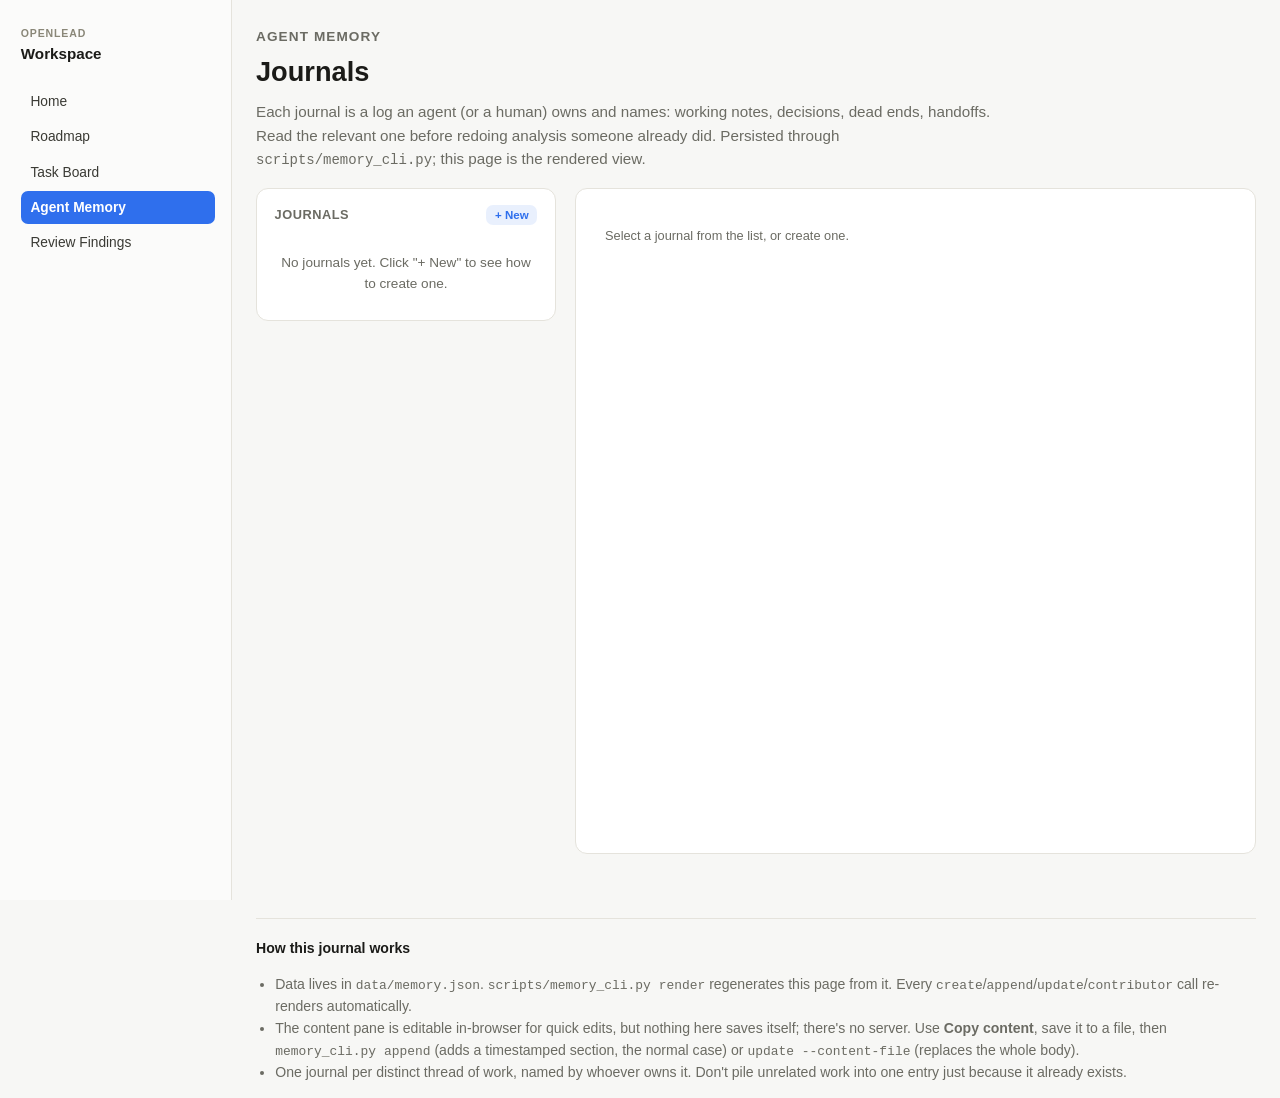
<file: openlead/memory.html>
<!doctype html>
<html lang="en">
<head>
<meta charset="utf-8">
<meta name="viewport" content="width=device-width, initial-scale=1">
<title>Agent Memory · OpenLead Workspace</title>
<style>
  :root {
    --bg: #f7f7f5; --panel: #ffffff; --ink: #1b1b18; --sub: #6b6b63;
    --line: #e5e3dc; --mono-bg: #f1efe8;
    --good: #1c7a4d; --good-bg: #e8f5ee;
    --accent: #2f6fed; --accent-bg: rgba(47,111,237,0.10);
  }
  @media (prefers-color-scheme: dark) {
    :root {
      --bg: #17181a; --panel: #1f2023; --ink: #eceae5; --sub: #9a9890;
      --line: #33342f; --mono-bg: #26272a;
      --good: #5fd39a; --good-bg: #123326;
      --accent: #7aa2f7; --accent-bg: rgba(122,162,247,0.12);
    }
  }
  * { box-sizing: border-box; }
  html, body { margin: 0; background: var(--bg); color: var(--ink);
    font: 16px/1.55 -apple-system, BlinkMacSystemFont, "Segoe UI", Roboto, Helvetica, Arial, sans-serif; }
  code, .mono { font-family: "SF Mono", Menlo, Consolas, "Liberation Mono", monospace; font-size: 0.92em; }
  a { color: var(--accent); text-decoration: none; }
  a:hover { text-decoration: underline; }
  body.has-ol-sidebar { margin-left: 232px; }
  .ol-sidebar {
    position: fixed; top: 0; left: 0; width: 232px; height: 100vh; overflow-y: auto;
    background: #fbfbfa; border-right: 1px solid #e5e3dc; padding: 1.6rem 1rem 1.6rem 1.3rem;
    font: 14px/1.4 -apple-system, BlinkMacSystemFont, "Segoe UI", Roboto, Helvetica, Arial, sans-serif;
    z-index: 100; box-sizing: border-box;
  }
  .ol-sidebar .kicker { font-size: 0.66rem; text-transform: uppercase; letter-spacing: 0.08em; color: #8a8778; font-weight: 700; margin-bottom: 0.25rem; }
  .ol-sidebar .title { font-size: 0.95rem; font-weight: 700; color: #1b1b18; margin-bottom: 1.3rem; line-height: 1.3; }
  .ol-sidebar a { display: block; padding: 0.45rem 0.6rem; margin-bottom: 0.1rem; border-radius: 7px; color: #3a3a34; text-decoration: none; font-size: 0.86rem; }
  .ol-sidebar a:hover { background: #eeece4; }
  .ol-sidebar a.active { background: #2f6fed; color: #fff; font-weight: 600; }
  @media (prefers-color-scheme: dark) {
    .ol-sidebar { background: #1a1b1e; border-right-color: #33342f; }
    .ol-sidebar .kicker { color: #9a9890; }
    .ol-sidebar .title { color: #eceae5; }
    .ol-sidebar a { color: #cfcdc6; }
    .ol-sidebar a:hover { background: #26272a; }
    .ol-sidebar a.active { background: #7aa2f7; color: #14151a; }
  }
  @media (max-width: 860px) {
    .ol-sidebar { position: static; width: auto; height: auto; border-right: none; border-bottom: 1px solid #e5e3dc; display: flex; flex-wrap: wrap; align-items: center; gap: 0.25rem; }
    .ol-sidebar .title, .ol-sidebar .kicker { width: 100%; }
    body.has-ol-sidebar { margin-left: 0; }
  }

  header { padding: 1.6rem 1.5rem 1rem; }
  header .kicker { color: var(--sub); font-size: 0.85rem; text-transform: uppercase; letter-spacing: 0.08em; font-weight: 600; }
  header h1 { margin: 0.3rem 0 0.4rem; font-size: 1.7rem; }
  header p.scope { color: var(--sub); margin: 0; font-size: 0.95rem; max-width: 90ch; }

  .layout { display: flex; gap: 1.2rem; padding: 0 1.5rem 3rem; align-items: flex-start; }
  .journal-list { flex: 0 0 300px; background: var(--panel); border: 1px solid var(--line); border-radius: 12px; max-height: 74vh; overflow-y: auto; padding: 0.6rem; }
  .journal-list .lh { display: flex; justify-content: space-between; align-items: center; padding: 0.4rem 0.5rem 0.7rem; }
  .journal-list .lh h2 { font-size: 0.8rem; text-transform: uppercase; letter-spacing: 0.04em; color: var(--sub); margin: 0; }
  .newbtn { background: var(--accent-bg); color: var(--accent); border: none; border-radius: 7px; font-size: 0.72rem; font-weight: 700; padding: 0.25rem 0.55rem; cursor: pointer; }
  .jitem { display: block; width: 100%; text-align: left; background: none; border: none; border-radius: 8px; padding: 0.6rem 0.6rem; cursor: pointer; margin-bottom: 0.15rem; color: var(--ink); font-family: inherit; }
  .jitem:hover { background: var(--mono-bg); }
  .jitem.active { background: var(--accent-bg); }
  .jitem .jname { font-size: 0.9rem; font-weight: 600; margin-bottom: 0.15rem; }
  .jitem .jmeta { font-size: 0.72rem; color: var(--sub); }
  .empty-state { color: var(--sub); font-size: 0.85rem; padding: 1rem 0.6rem; text-align: center; }

  .detail { flex: 1 1 auto; background: var(--panel); border: 1px solid var(--line); border-radius: 12px; padding: 1.5rem 1.8rem; min-height: 74vh; }
  .detail .d-head { display: flex; justify-content: space-between; align-items: flex-start; gap: 1rem; margin-bottom: 0.6rem; }
  .detail h2 { margin: 0 0 0.2rem; font-size: 1.4rem; }
  .detail .d-id { font-family: "SF Mono", monospace; font-size: 0.78rem; color: var(--sub); }
  .metarow { display: flex; gap: 1.2rem; flex-wrap: wrap; font-size: 0.85rem; color: var(--sub); margin-bottom: 1.1rem; padding-bottom: 1rem; border-bottom: 1px solid var(--line); }
  .metarow b { color: var(--ink); font-weight: 600; }
  .content-box { background: var(--mono-bg); border-radius: 10px; padding: 1rem 1.2rem; white-space: pre-wrap; font-size: 0.92rem; line-height: 1.6; min-height: 200px; }
  .content-box:focus { outline: 2px solid var(--accent); outline-offset: 2px; }
  .editbar { display: flex; gap: 0.5rem; margin-top: 0.8rem; align-items: center; flex-wrap: wrap; }
  .btn { background: var(--accent); color: #fff; border: none; border-radius: 8px; padding: 0.45rem 0.9rem; font-size: 0.85rem; cursor: pointer; font-weight: 600; }
  .btn.secondary { background: var(--mono-bg); color: var(--ink); border: 1px solid var(--line); }
  .hint { color: var(--sub); font-size: 0.8rem; }
  .cmdbox { display: none; margin-top: 0.7rem; }
  .cmdbox.show { display: block; }
  .cmdbox pre { background: #14151a; color: #d6e2ff; border-radius: 8px; padding: 0.7rem 0.9rem; font-size: 0.78rem; overflow-x: auto; margin: 0.4rem 0; white-space: pre-wrap; }

  .newpanel { display: none; background: var(--mono-bg); border-radius: 10px; padding: 0.9rem; margin-bottom: 0.6rem; }
  .newpanel.show { display: block; }
  .newpanel input { width: 100%; margin-bottom: 0.4rem; background: var(--panel); border: 1px solid var(--line); border-radius: 7px; padding: 0.4rem 0.6rem; font-size: 0.82rem; color: var(--ink); }

  footer { margin: 1rem 1.5rem 0; padding: 1.2rem 0 0; border-top: 1px solid var(--line); color: var(--sub); font-size: 0.88rem; max-width: 1400px; }
  footer strong { color: var(--ink); }
  footer ul { padding-left: 1.2rem; }
  /* rendered Markdown (descriptions, comments, journals) */
  .md > :first-child { margin-top: 0; }
  .md > :last-child { margin-bottom: 0; }
  .md p { margin: 0 0 0.6rem; }
  .md h1.md-h, .md h2.md-h, .md h3.md-h,
  .md h4.md-h, .md h5.md-h, .md h6.md-h { margin: 0.9rem 0 0.4rem; line-height: 1.3; font-weight: 650; }
  .md h1.md-h { font-size: 1.15rem; } .md h2.md-h { font-size: 1.05rem; }
  .md h3.md-h { font-size: 0.98rem; } .md h4.md-h, .md h5.md-h, .md h6.md-h { font-size: 0.92rem; }
  .md ul, .md ol { margin: 0 0 0.6rem; padding-left: 1.3rem; }
  .md li { margin: 0.15rem 0; }
  .md code { background: var(--mono-bg); border-radius: 4px; padding: 0.08em 0.32em;
             font-family: "SF Mono", ui-monospace, monospace; font-size: 0.86em; }
  .md pre { background: var(--mono-bg); border-radius: 8px; padding: 0.7rem 0.9rem;
            overflow-x: auto; margin: 0 0 0.6rem; }
  .md pre code { background: none; padding: 0; font-size: 0.82em; line-height: 1.5; }
  .md blockquote { margin: 0 0 0.6rem; padding: 0.1rem 0 0.1rem 0.8rem;
                   border-left: 3px solid var(--line); color: var(--sub); }
  .md hr { border: 0; border-top: 1px solid var(--line); margin: 0.9rem 0; }
  .md a { color: inherit; }
  .content-box.md { white-space: normal; }
  .viewtabs { display: flex; gap: 0.35rem; margin: 0 0 0.5rem; }
  .vtab { background: none; border: 1px solid var(--line); color: var(--sub); border-radius: 999px;
          padding: 0.22rem 0.7rem; font: inherit; font-size: 0.78rem; cursor: pointer; }
  .vtab.active { background: var(--mono-bg); color: var(--ink); }
</style>
</head>
<body class="has-ol-sidebar">
<nav class="ol-sidebar">
  <div class="kicker">OpenLead</div>
  <div class="title">Workspace</div>
  <a href="index.html">Home</a>
  <a href="roadmap.html">Roadmap</a>
  <a href="tasks.html">Task Board</a>
  <a href="memory.html" class="active">Agent Memory</a>
  <a href="analysis.html">Review Findings</a>
</nav>

<header>
  <div class="kicker">Agent Memory</div>
  <h1>Journals</h1>
  <p class="scope">Each journal is a log an agent (or a human) owns and names: working notes, decisions,
    dead ends, handoffs. Read the relevant one before redoing analysis someone already did. Persisted through
    <code>scripts/memory_cli.py</code>; this page is the rendered view.</p>
</header>

<div class="layout">
  <div class="journal-list">
    <div class="lh"><h2>Journals</h2><button class="newbtn" id="newbtn">+ New</button></div>
    <div class="newpanel" id="newpanel">
      <input id="np-name" placeholder="Journal name">
      <input id="np-owner" placeholder="Owner (your agent/name)">
      <div class="editbar">
        <button class="btn" id="np-build">Build CLI command</button>
        <button class="btn secondary" id="np-cancel">Cancel</button>
      </div>
      <div class="cmdbox" id="np-cmdbox"><pre id="np-cmd"></pre><p class="hint">Write your content to a file first, then run this (it reads <code>--content-file</code>). Re-open this page after, it re-renders automatically.</p></div>
    </div>
    <div id="jlist"></div>
  </div>
  <div class="detail" id="detail"></div>
</div>

<footer>
  <strong>How this journal works</strong>
  <ul>
    <li>Data lives in <code>data/memory.json</code>. <code>scripts/memory_cli.py render</code> regenerates this
      page from it. Every <code>create</code>/<code>append</code>/<code>update</code>/<code>contributor</code>
      call re-renders automatically.</li>
    <li>The content pane is editable in-browser for quick edits, but nothing here saves itself; there's no
      server. Use <b>Copy content</b>, save it to a file, then <code>memory_cli.py append</code> (adds a
      timestamped section, the normal case) or <code>update --content-file</code> (replaces the whole body).</li>
    <li>One journal per distinct thread of work, named by whoever owns it. Don't pile unrelated work into one
      entry just because it already exists.</li>
  </ul>
</footer>

<script id="journal-data" type="application/json">
{
  "_meta": {
    "description": "Agent/human journal entries. Edit via scripts/memory_cli.py, not by hand. Run its `render` command afterward to update memory.html. Fully local, nothing here is ever pushed anywhere.",
    "entryIdPrefix": "M-",
    "nextEntrySeq": 1
  },
  "entries": []
}
</script>

<script>
(function () {
  var DATA = JSON.parse(document.getElementById('journal-data').textContent);
  var ENTRIES = DATA.entries;
  var byId = {};
  ENTRIES.forEach(function (e) { byId[e.id] = e; });
  var SORTED = ENTRIES.slice().sort(function (a, b) { return (b.updatedAt || '').localeCompare(a.updatedAt || ''); });
  var activeId = SORTED.length ? SORTED[0].id : null;

  var jlist = document.getElementById('jlist');
  var detail = document.getElementById('detail');

  function esc(s) {
    return String(s == null ? '' : s).replace(/[&<>"']/g, function (c) {
      return { '&': '&amp;', '<': '&lt;', '>': '&gt;', '"': '&quot;', "'": '&#39;' }[c];
    });
  }

  function fmtDate(iso) { return (iso || '').replace('T', ' '); }

  // --- Markdown ---------------------------------------------------------------
  // Agents write Markdown into descriptions, comments and journals whether or not
  // anything renders it, so the pages render it. Deliberately a subset, not
  // CommonMark: headings, **bold**, *italic*, `code`, ``` fences, - / 1. lists,
  // > quotes, --- rules, [text](url), paragraphs. No tables, no nesting, no HTML
  // passthrough. The source text is escaped FIRST and the only tags in the output
  // are the ones these two functions emit, so nothing in the data can inject markup.
  // Keep this block identical in every page that has one; tests/test_markdown.js
  // asserts the copies have not drifted apart.
  function mdInline(s) {
    var parts = String(s).split('`'), out = '';
    for (var i = 0; i < parts.length; i++) {
      // odd indexes are the inside of a code span: no other markup applies there
      if (i % 2) { out += '<code>' + parts[i] + '</code>'; continue; }
      out += parts[i]
        .replace(/\[([^\]\n]+)\]\(([^)\s]+)\)/g, function (m, text, href) {
          // only schemes that can't execute; anything else stays literal text
          return /^(https?:\/\/|mailto:|[./#])/i.test(href)
            ? '<a href="' + href + '" target="_blank" rel="noopener noreferrer">' + text + '</a>'
            : m;
        })
        .replace(/\*\*([^*\n]+)\*\*/g, '<strong>$1</strong>')
        .replace(/(^|[^*\w])\*([^*\n]+)\*/g, '$1<em>$2</em>');
    }
    return out;
  }

  function mdToHtml(src) {
    var lines = esc(src == null ? '' : src).split('\n');   // '>' is now '&gt;', '&' is '&amp;'
    var BLOCK = /^\s*(```|#{1,6}\s|[-*+]\s|\d+[.)]\s|&gt;|(---|\*\*\*|___)\s*$)/;
    var html = '', list = null, i = 0;
    function closeList() { if (list) { html += '</' + list + '>'; list = null; } }
    while (i < lines.length) {
      var line = lines[i];
      if (/^\s*```/.test(line)) {
        closeList();
        var code = [];
        i++;
        while (i < lines.length && !/^\s*```/.test(lines[i])) code.push(lines[i++]);
        i++;                                   // the closing fence, if there is one
        html += '<pre><code>' + code.join('\n') + '</code></pre>';
        continue;
      }
      if (/^\s*$/.test(line)) { closeList(); i++; continue; }
      var h = line.match(/^\s*(#{1,6})\s+(.*)$/);
      if (h) {
        closeList();
        var n = h[1].length;
        html += '<h' + n + ' class="md-h">' + mdInline(h[2]) + '</h' + n + '>';
        i++; continue;
      }
      if (/^\s*(---|\*\*\*|___)\s*$/.test(line)) { closeList(); html += '<hr>'; i++; continue; }
      if (/^\s*&gt;\s?/.test(line)) {
        closeList();
        var quote = [];
        while (i < lines.length && /^\s*&gt;\s?/.test(lines[i])) {
          quote.push(lines[i++].replace(/^\s*&gt;\s?/, ''));
        }
        html += '<blockquote>' + quote.map(mdInline).join('<br>') + '</blockquote>';
        continue;
      }
      var item = line.match(/^\s*(?:[-*+]|\d+[.)])\s+(.*)$/);
      if (item) {
        var want = /^\s*\d/.test(line) ? 'ol' : 'ul';
        if (list !== want) { closeList(); html += '<' + want + '>'; list = want; }
        html += '<li>' + mdInline(item[1]) + '</li>';
        i++; continue;
      }
      closeList();
      var para = [];
      while (i < lines.length && !/^\s*$/.test(lines[i]) && !BLOCK.test(lines[i])) para.push(lines[i++]);
      html += '<p>' + para.map(mdInline).join('<br>') + '</p>';
    }
    closeList();
    return html;
  }


  function renderList() {
    if (!ENTRIES.length) {
      jlist.innerHTML = '<div class="empty-state">No journals yet. Click "+ New" to see how to create one.</div>';
      return;
    }
    jlist.innerHTML = SORTED.map(function (e) {
      return '<button class="jitem' + (e.id === activeId ? ' active' : '') + '" data-id="' + esc(e.id) + '">' +
        '<div class="jname">' + esc(e.name) + '</div>' +
        '<div class="jmeta">' + esc(e.id) + ' · ' + esc(e.owner) + ' · ' + esc(fmtDate(e.updatedAt)) + '</div>' +
        '</button>';
    }).join('');
    jlist.querySelectorAll('.jitem').forEach(function (el) {
      el.addEventListener('click', function () {
        activeId = el.getAttribute('data-id');
        renderList();
        renderDetail();
      });
    });
  }

  function renderDetail() {
    var e = byId[activeId];
    if (!e) {
      detail.innerHTML = '<p class="hint">Select a journal from the list, or create one.</p>';
      return;
    }
    detail.innerHTML =
      '<div class="d-head"><div><div class="d-id">' + esc(e.id) + '</div><h2>' + esc(e.name) + '</h2></div></div>' +
      '<div class="metarow">' +
        '<span><b>Owner</b> ' + esc(e.owner) + '</span>' +
        '<span><b>Contributors</b> ' + esc((e.contributors || []).join(', ') || 'none') + '</span>' +
        '<span><b>Created</b> ' + esc(fmtDate(e.createdAt)) + '</span>' +
        '<span><b>Updated</b> ' + esc(fmtDate(e.updatedAt)) + '</span>' +
      '</div>' +
      '<div class="viewtabs">' +
        '<button class="vtab active" id="tab-rendered">Rendered</button>' +
        '<button class="vtab" id="tab-source">Source</button>' +
      '</div>' +
      '<div class="content-box md" id="content-rendered">' + mdToHtml(e.content || '') + '</div>' +
      '<div class="content-box" id="content-box" contenteditable="true" hidden>' + esc(e.content || '') + '</div>' +
      '<div class="editbar">' +
        '<button class="btn secondary" id="copy-content">Copy content</button>' +
        '<button class="btn secondary" id="build-append">Build append command</button>' +
        '<span class="hint">Edits here are draft-only until saved via the CLI (see footer).</span>' +
      '</div>' +
      '<div class="cmdbox" id="append-cmdbox"><pre id="append-cmd"></pre><p class="hint">Save your edited/added text to a file, then run this.</p></div>';

    // The source view is the editable one: Markdown is written, not clicked. The rendered
    // view is read-only on purpose, so an edit can never be made against generated HTML.
    var rendered = document.getElementById('content-rendered');
    var source = document.getElementById('content-box');
    function showSource(on) {
      rendered.hidden = on;
      source.hidden = !on;
      document.getElementById('tab-rendered').classList.toggle('active', !on);
      document.getElementById('tab-source').classList.toggle('active', on);
      if (on) source.focus();
    }
    document.getElementById('tab-rendered').onclick = function () { showSource(false); };
    document.getElementById('tab-source').onclick = function () { showSource(true); };

    document.getElementById('copy-content').onclick = function () {
      var text = document.getElementById('content-box').innerText;
      navigator.clipboard.writeText(text).catch(function () {});
    };
    document.getElementById('build-append').onclick = function () {
      var cmd = 'python3 scripts/memory_cli.py append ' + e.id + ' --content-file /path/to/your-notes.txt --author "you"';
      document.getElementById('append-cmd').textContent = cmd;
      document.getElementById('append-cmdbox').classList.add('show');
    };
  }

  document.getElementById('newbtn').addEventListener('click', function () {
    document.getElementById('newpanel').classList.toggle('show');
  });
  document.getElementById('np-cancel').addEventListener('click', function () {
    document.getElementById('newpanel').classList.remove('show');
  });
  document.getElementById('np-build').addEventListener('click', function () {
    var name = document.getElementById('np-name').value || 'untitled';
    var owner = document.getElementById('np-owner').value || 'someone';
    function q(s) { return "'" + String(s).replace(/'/g, "'\\''") + "'"; }
    var cmd = 'python3 scripts/memory_cli.py create --name ' + q(name) + ' --owner ' + q(owner) +
              ' --content-file /path/to/your-notes.txt';
    document.getElementById('np-cmd').textContent = cmd;
    document.getElementById('np-cmdbox').classList.add('show');
  });

  renderList();
  renderDetail();
})();
</script>

</body>
</html>
</file>
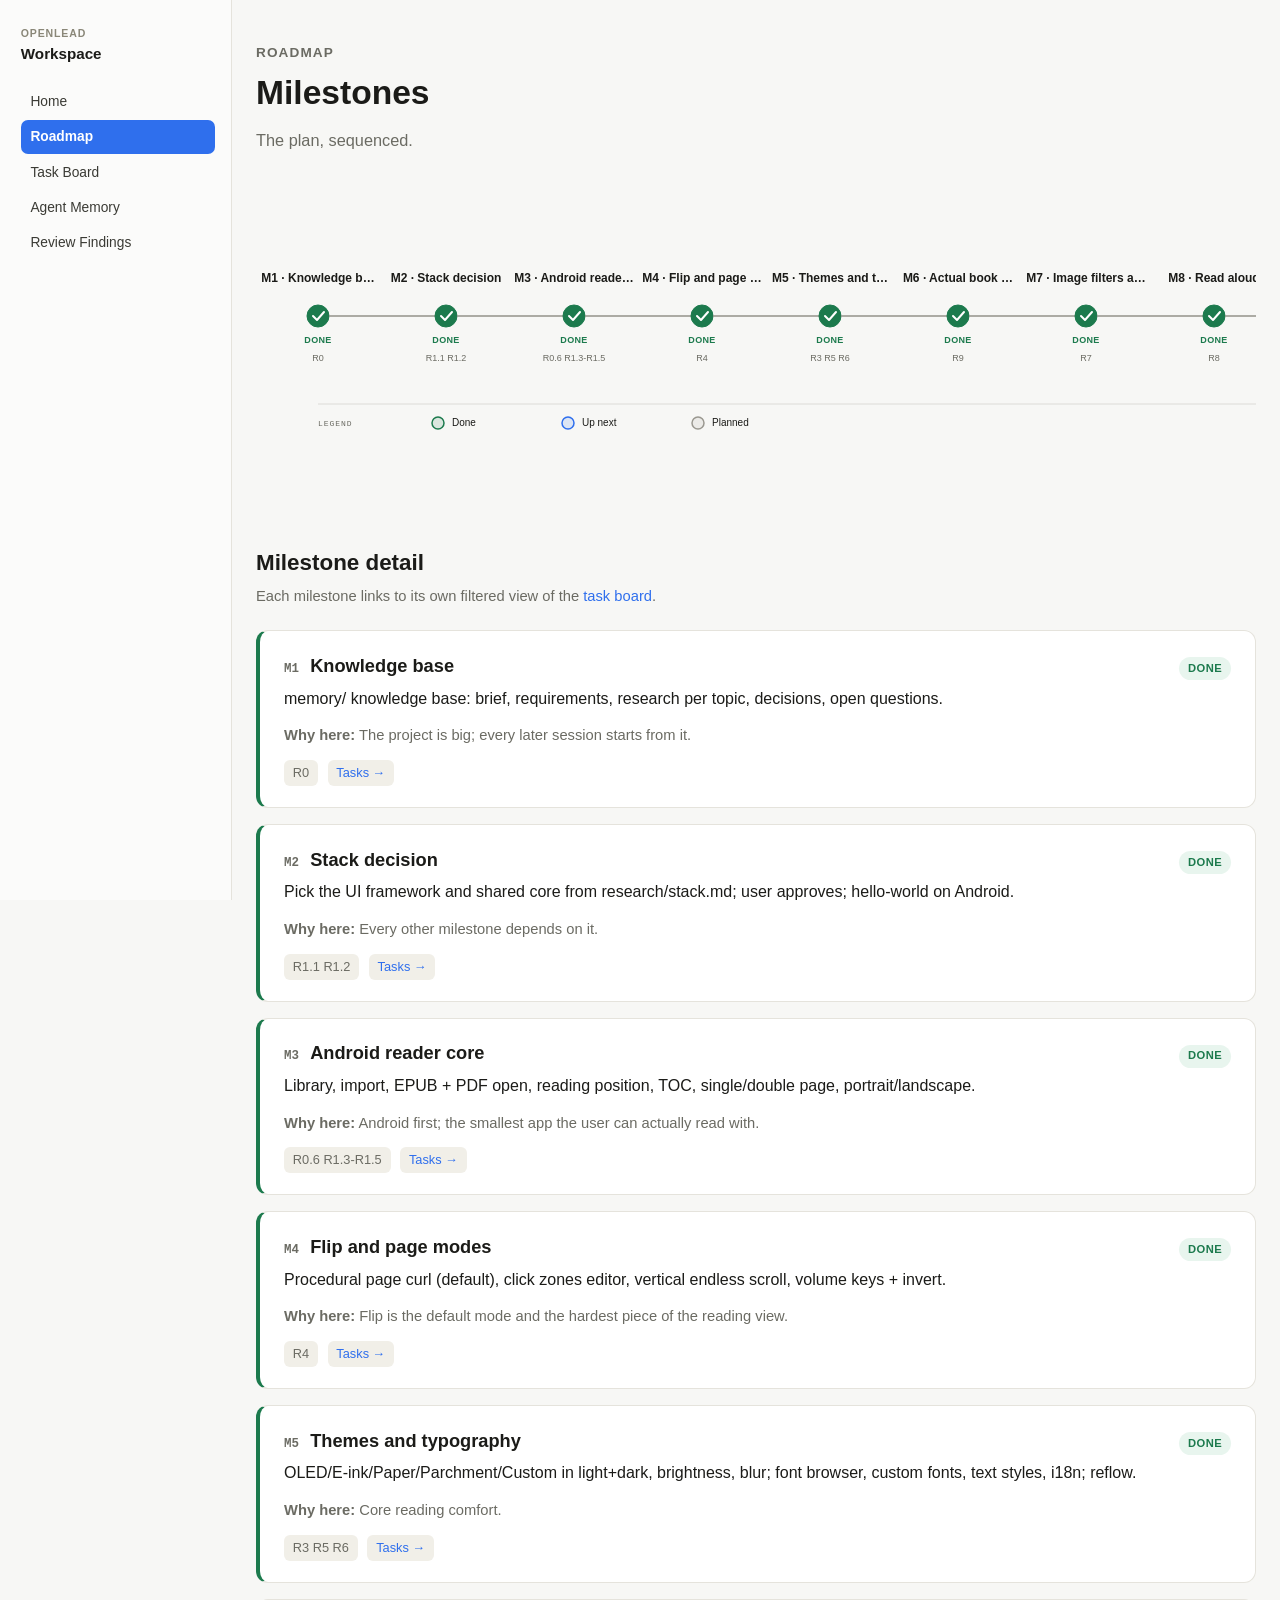
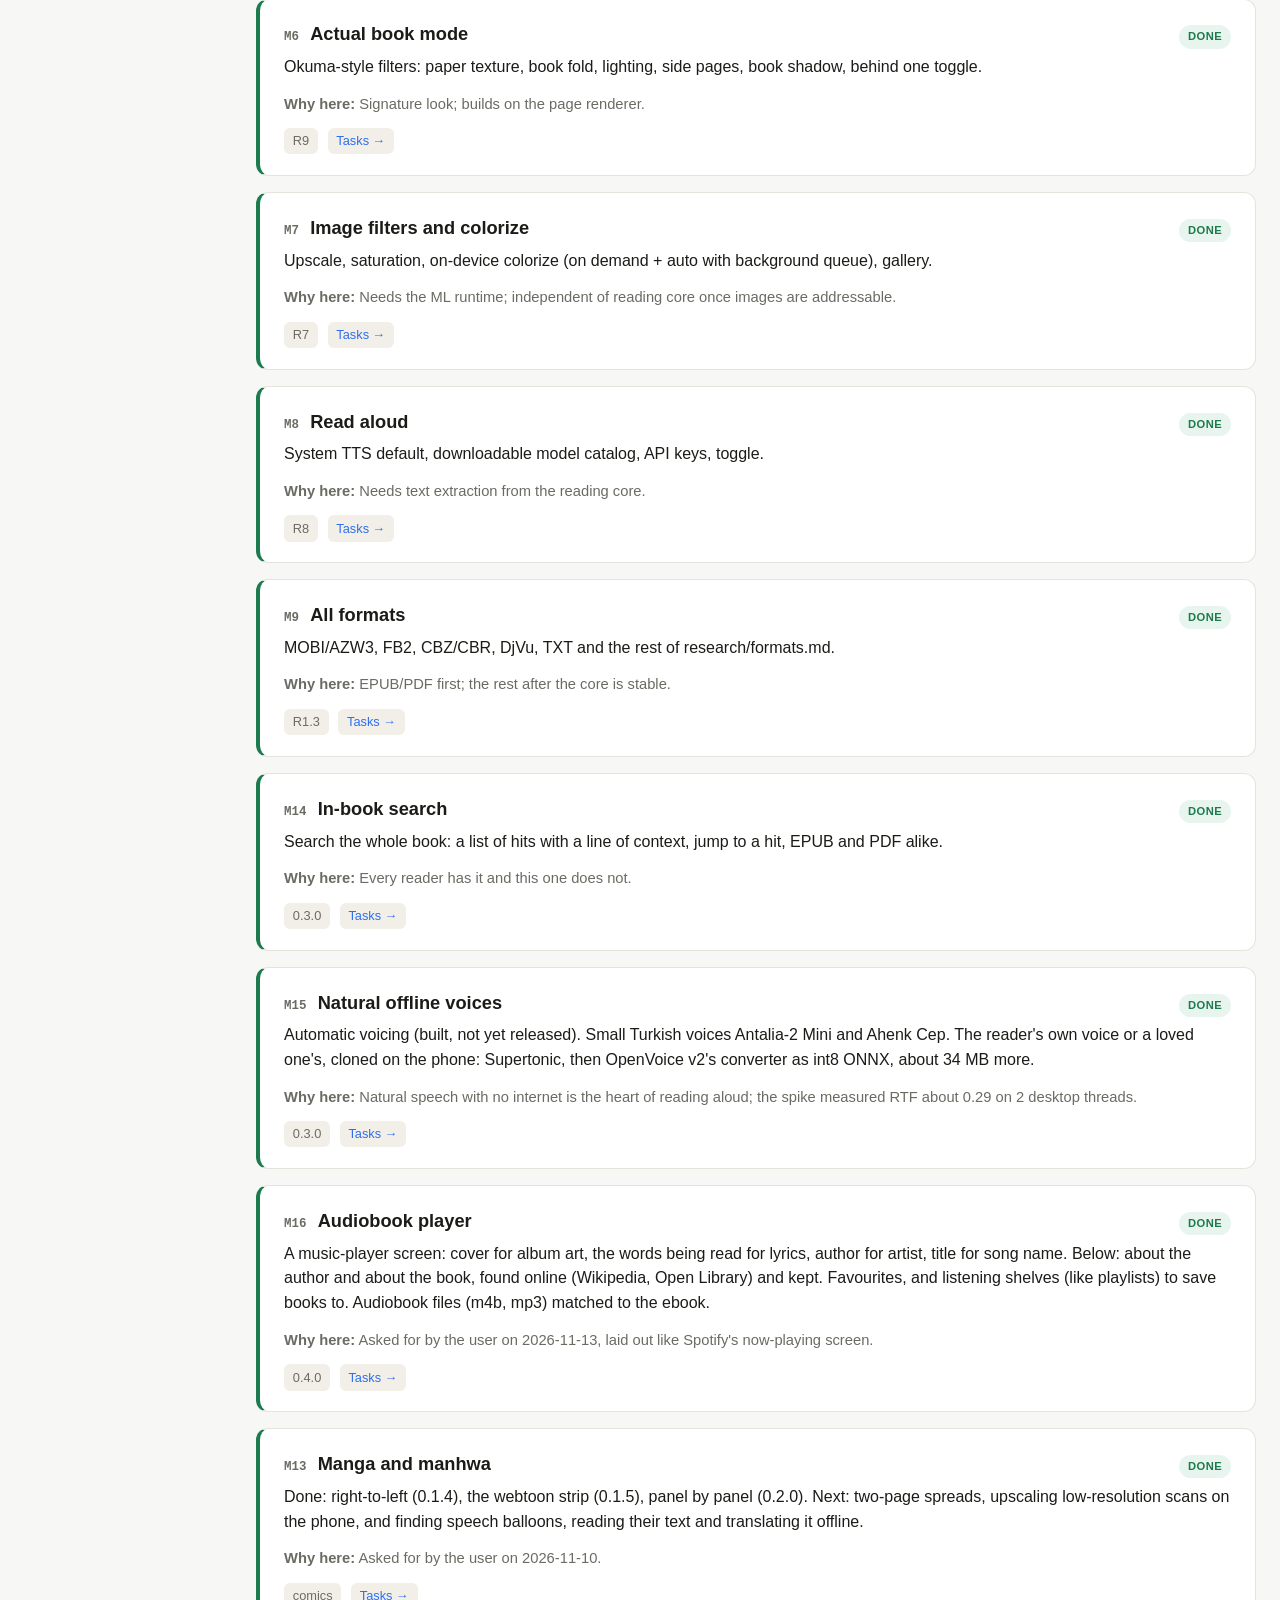
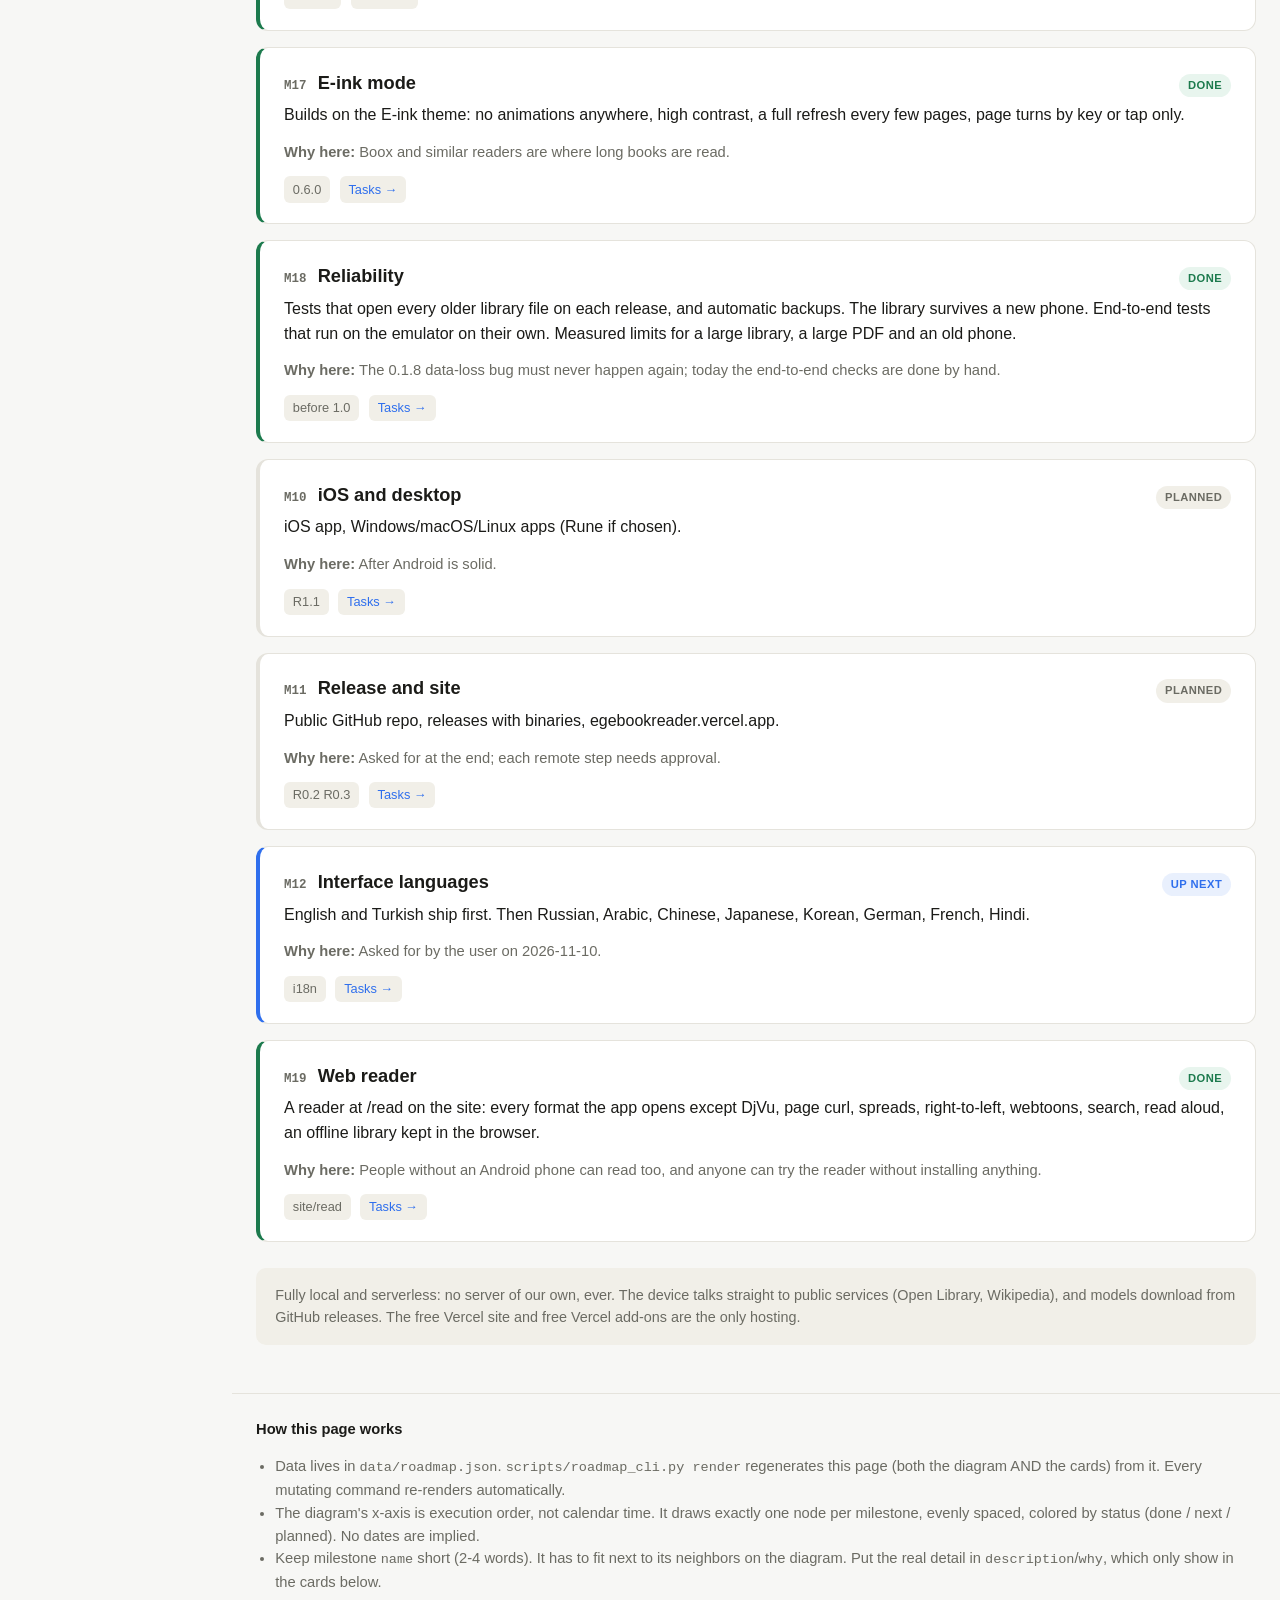
<file: openlead/roadmap.html>
<!doctype html>
<html lang="en">
<head>
<meta charset="utf-8">
<meta name="viewport" content="width=device-width, initial-scale=1">
<title>Roadmap · OpenLead Workspace</title>
<style>
  :root {
    --bg: #f7f7f5; --panel: #ffffff; --ink: #1b1b18; --sub: #6b6b63;
    --line: #e5e3dc; --mono-bg: #f1efe8;
    --good: #1c7a4d; --good-bg: #e8f5ee;
    --bad: #b3261e; --bad-bg: #fdecea;
    --warn: #9a6700; --warn-bg: #fff4de;
    --dup: #5b4fc4; --dup-bg: #ecebfb;
    --accent: #2f6fed; --accent-bg: rgba(47,111,237,0.10);
  }
  @media (prefers-color-scheme: dark) {
    :root {
      --bg: #17181a; --panel: #1f2023; --ink: #eceae5; --sub: #9a9890;
      --line: #33342f; --mono-bg: #26272a;
      --good: #5fd39a; --good-bg: #123326;
      --bad: #ff8a80; --bad-bg: #3a1a17;
      --warn: #f0c674; --warn-bg: #3a2f10;
      --dup: #b8b0ff; --dup-bg: #262151;
      --accent: #7aa2f7; --accent-bg: rgba(122,162,247,0.12);
    }
  }
  * { box-sizing: border-box; }
  body {
    margin: 0; padding: 0 0 4rem;
    background: var(--bg); color: var(--ink);
    font: 16px/1.55 -apple-system, BlinkMacSystemFont, "Segoe UI", Roboto, Helvetica, Arial, sans-serif;
  }
  code, .mono { font-family: "SF Mono", Menlo, Consolas, "Liberation Mono", monospace; font-size: 0.92em; }
  a { color: var(--accent); text-decoration: none; }
  a:hover { text-decoration: underline; }
  body.has-ol-sidebar { margin-left: 232px; }
  .ol-sidebar {
    position: fixed; top: 0; left: 0; width: 232px; height: 100vh; overflow-y: auto;
    background: #fbfbfa; border-right: 1px solid #e5e3dc; padding: 1.6rem 1rem 1.6rem 1.3rem;
    font: 14px/1.4 -apple-system, BlinkMacSystemFont, "Segoe UI", Roboto, Helvetica, Arial, sans-serif;
    z-index: 100; box-sizing: border-box;
  }
  .ol-sidebar .kicker { font-size: 0.66rem; text-transform: uppercase; letter-spacing: 0.08em; color: #8a8778; font-weight: 700; margin-bottom: 0.25rem; }
  .ol-sidebar .title { font-size: 0.95rem; font-weight: 700; color: #1b1b18; margin-bottom: 1.3rem; line-height: 1.3; }
  .ol-sidebar a { display: block; padding: 0.45rem 0.6rem; margin-bottom: 0.1rem; border-radius: 7px; color: #3a3a34; text-decoration: none; font-size: 0.86rem; }
  .ol-sidebar a:hover { background: #eeece4; }
  .ol-sidebar a.active { background: #2f6fed; color: #fff; font-weight: 600; }
  @media (prefers-color-scheme: dark) {
    .ol-sidebar { background: #1a1b1e; border-right-color: #33342f; }
    .ol-sidebar .kicker { color: #9a9890; }
    .ol-sidebar .title { color: #eceae5; }
    .ol-sidebar a { color: #cfcdc6; }
    .ol-sidebar a:hover { background: #26272a; }
    .ol-sidebar a.active { background: #7aa2f7; color: #14151a; }
  }
  @media (max-width: 860px) {
    .ol-sidebar { position: static; width: auto; height: auto; border-right: none; border-bottom: 1px solid #e5e3dc; display: flex; flex-wrap: wrap; align-items: center; gap: 0.25rem; }
    .ol-sidebar .title, .ol-sidebar .kicker { width: 100%; }
    body.has-ol-sidebar { margin-left: 0; }
  }

  header { padding: 2.6rem 1.5rem 1.4rem; max-width: 1120px; margin: 0 auto; }
  header .kicker { color: var(--sub); font-size: 0.85rem; text-transform: uppercase; letter-spacing: 0.08em; font-weight: 600; }
  header h1 { margin: 0.3rem 0 0.5rem; font-size: 2.1rem; }
  header p.scope { color: var(--sub); margin: 0; font-size: 1.02rem; max-width: 78ch; }
  main { max-width: 1120px; margin: 0 auto; padding: 0 1.5rem; }

  .diagram-wrap { margin: 1.8rem 0 2.6rem; overflow-x: auto; }
  .diagram-wrap svg { display: block; height: auto; }
  .empty-state { color: var(--sub); font-size: 0.92rem; padding: 2rem; text-align: center; border: 1px dashed var(--line); border-radius: 12px; }

  section.milestones h2 { font-size: 1.4rem; margin: 0 0 0.3rem; }
  section.milestones > p.hint { color: var(--sub); font-size: 0.92rem; margin: 0 0 1.4rem; max-width: 78ch; }

  .m-card { background: var(--panel); border: 1px solid var(--line); border-radius: 12px; padding: 1.3rem 1.5rem; margin-bottom: 1rem; }
  .m-card.status-done { border-left: 4px solid var(--good); }
  .m-card.status-next { border-left: 4px solid var(--accent); }
  .m-card.status-planned { border-left: 4px solid var(--line); }
  .m-card .m-top { display: flex; align-items: baseline; gap: 0.7rem; flex-wrap: wrap; margin-bottom: 0.3rem; }
  .m-card .m-id { font-family: "SF Mono", Menlo, Consolas, monospace; font-size: 0.78rem; color: var(--sub); font-weight: 700; }
  .m-card h3 { margin: 0; font-size: 1.14rem; flex: 1 1 auto; }
  .status-pill { font-size: 0.7rem; font-weight: 700; text-transform: uppercase; letter-spacing: 0.04em; padding: 0.18rem 0.55rem; border-radius: 999px; }
  .status-pill.done { background: var(--good-bg); color: var(--good); }
  .status-pill.next { background: var(--accent-bg); color: var(--accent); }
  .status-pill.planned { background: var(--mono-bg); color: var(--sub); }
  .m-card p.desc { margin: 0.4rem 0 0.8rem; color: var(--ink); }
  .m-card .why { color: var(--sub); font-size: 0.92rem; margin: 0 0 0.8rem; }
  .m-card ul.examples { margin: 0 0 0.9rem; padding-left: 1.1rem; font-size: 0.92rem; }
  .m-card ul.examples li { margin-bottom: 0.35rem; }
  .tag { display: inline-block; font-size: 0.68rem; font-weight: 700; text-transform: uppercase; letter-spacing: 0.03em; padding: 0.08rem 0.4rem; border-radius: 4px; margin-right: 0.35rem; background: var(--accent-bg); color: var(--accent); }
  .m-card .m-footer { display: flex; gap: 0.6rem; flex-wrap: wrap; font-size: 0.8rem; color: var(--sub); }
  .m-footer .chip { background: var(--mono-bg); border-radius: 6px; padding: 0.2rem 0.55rem; }

  .note { background: var(--mono-bg); border-radius: 10px; padding: 1rem 1.2rem; font-size: 0.9rem; color: var(--sub); margin-top: 1.6rem; }
  .note strong { color: var(--ink); }
  footer { max-width: 1120px; margin: 3rem auto 0; padding: 1.5rem 1.5rem 0; border-top: 1px solid var(--line); color: var(--sub); font-size: 0.92rem; }
  footer strong { color: var(--ink); }
  footer ul { padding-left: 1.2rem; }
</style>
</head>
<body class="has-ol-sidebar">
<nav class="ol-sidebar">
  <div class="kicker">OpenLead</div>
  <div class="title">Workspace</div>
  <a href="index.html">Home</a>
  <a href="roadmap.html" class="active">Roadmap</a>
  <a href="tasks.html">Task Board</a>
  <a href="memory.html">Agent Memory</a>
  <a href="analysis.html">Review Findings</a>
</nav>

<header>
  <div class="kicker">Roadmap</div>
  <h1>Milestones</h1>
  <p class="scope" id="ol-intro">The plan, sequenced.</p>
</header>

<main>

<div class="diagram-wrap" id="ol-diagram"></div>

<section class="milestones">
  <h2>Milestone detail</h2>
  <p class="hint">Each milestone links to its own filtered view of the <a href="tasks.html">task board</a>.</p>
  <div id="ol-cards"></div>
  <div id="ol-notes"></div>
</section>

</main>

<footer>
  <strong>How this page works</strong>
  <ul>
    <li>Data lives in <code>data/roadmap.json</code>. <code>scripts/roadmap_cli.py render</code> regenerates
      this page (both the diagram AND the cards) from it. Every mutating command re-renders automatically.</li>
    <li>The diagram's x-axis is execution order, not calendar time. It draws exactly one node per milestone,
      evenly spaced, colored by status (done / next / planned). No dates are implied.</li>
    <li>Keep milestone <code>name</code> short (2-4 words). It has to fit next to its neighbors on the diagram.
      Put the real detail in <code>description</code>/<code>why</code>, which only show in the cards below.</li>
  </ul>
</footer>

<script id="roadmap-data" type="application/json">
{
  "_meta": {
    "description": "Roadmap data. Edit via scripts/roadmap_cli.py, not by hand. Run its `render` command afterward to update roadmap.html. Fully local, nothing here is ever pushed anywhere.",
    "milestoneIdPrefix": "M",
    "nextMilestoneSeq": 20
  },
  "intro": "The plan, sequenced.",
  "milestones": [
    {
      "id": "M1",
      "name": "Knowledge base",
      "status": "done",
      "description": "memory/ knowledge base: brief, requirements, research per topic, decisions, open questions.",
      "why": "The project is big; every later session starts from it.",
      "examples": [],
      "chips": [
        "R0"
      ]
    },
    {
      "id": "M2",
      "name": "Stack decision",
      "status": "done",
      "description": "Pick the UI framework and shared core from research/stack.md; user approves; hello-world on Android.",
      "why": "Every other milestone depends on it.",
      "examples": [],
      "chips": [
        "R1.1 R1.2"
      ]
    },
    {
      "id": "M3",
      "name": "Android reader core",
      "status": "done",
      "description": "Library, import, EPUB + PDF open, reading position, TOC, single/double page, portrait/landscape.",
      "why": "Android first; the smallest app the user can actually read with.",
      "examples": [],
      "chips": [
        "R0.6 R1.3-R1.5"
      ]
    },
    {
      "id": "M4",
      "name": "Flip and page modes",
      "status": "done",
      "description": "Procedural page curl (default), click zones editor, vertical endless scroll, volume keys + invert.",
      "why": "Flip is the default mode and the hardest piece of the reading view.",
      "examples": [],
      "chips": [
        "R4"
      ]
    },
    {
      "id": "M5",
      "name": "Themes and typography",
      "status": "done",
      "description": "OLED/E-ink/Paper/Parchment/Custom in light+dark, brightness, blur; font browser, custom fonts, text styles, i18n; reflow.",
      "why": "Core reading comfort.",
      "examples": [],
      "chips": [
        "R3 R5 R6"
      ]
    },
    {
      "id": "M6",
      "name": "Actual book mode",
      "status": "done",
      "description": "Okuma-style filters: paper texture, book fold, lighting, side pages, book shadow, behind one toggle.",
      "why": "Signature look; builds on the page renderer.",
      "examples": [],
      "chips": [
        "R9"
      ]
    },
    {
      "id": "M7",
      "name": "Image filters and colorize",
      "status": "done",
      "description": "Upscale, saturation, on-device colorize (on demand + auto with background queue), gallery.",
      "why": "Needs the ML runtime; independent of reading core once images are addressable.",
      "examples": [],
      "chips": [
        "R7"
      ]
    },
    {
      "id": "M8",
      "name": "Read aloud",
      "status": "done",
      "description": "System TTS default, downloadable model catalog, API keys, toggle.",
      "why": "Needs text extraction from the reading core.",
      "examples": [],
      "chips": [
        "R8"
      ]
    },
    {
      "id": "M9",
      "name": "All formats",
      "status": "done",
      "description": "MOBI/AZW3, FB2, CBZ/CBR, DjVu, TXT and the rest of research/formats.md.",
      "why": "EPUB/PDF first; the rest after the core is stable.",
      "examples": [],
      "chips": [
        "R1.3"
      ]
    },
    {
      "id": "M14",
      "name": "In-book search",
      "status": "done",
      "description": "Search the whole book: a list of hits with a line of context, jump to a hit, EPUB and PDF alike.",
      "why": "Every reader has it and this one does not.",
      "examples": [],
      "chips": [
        "0.3.0"
      ]
    },
    {
      "id": "M15",
      "name": "Natural offline voices",
      "status": "done",
      "description": "Automatic voicing (built, not yet released). Small Turkish voices Antalia-2 Mini and Ahenk Cep. The reader's own voice or a loved one's, cloned on the phone: Supertonic, then OpenVoice v2's converter as int8 ONNX, about 34 MB more.",
      "why": "Natural speech with no internet is the heart of reading aloud; the spike measured RTF about 0.29 on 2 desktop threads.",
      "examples": [],
      "chips": [
        "0.3.0"
      ]
    },
    {
      "id": "M16",
      "name": "Audiobook player",
      "status": "done",
      "description": "A music-player screen: cover for album art, the words being read for lyrics, author for artist, title for song name. Below: about the author and about the book, found online (Wikipedia, Open Library) and kept. Favourites, and listening shelves (like playlists) to save books to. Audiobook files (m4b, mp3) matched to the ebook.",
      "why": "Asked for by the user on 2026-11-13, laid out like Spotify's now-playing screen.",
      "examples": [],
      "chips": [
        "0.4.0"
      ]
    },
    {
      "id": "M13",
      "name": "Manga and manhwa",
      "status": "done",
      "description": "Done: right-to-left (0.1.4), the webtoon strip (0.1.5), panel by panel (0.2.0). Next: two-page spreads, upscaling low-resolution scans on the phone, and finding speech balloons, reading their text and translating it offline.",
      "why": "Asked for by the user on 2026-11-10.",
      "examples": [],
      "chips": [
        "comics"
      ]
    },
    {
      "id": "M17",
      "name": "E-ink mode",
      "status": "done",
      "description": "Builds on the E-ink theme: no animations anywhere, high contrast, a full refresh every few pages, page turns by key or tap only.",
      "why": "Boox and similar readers are where long books are read.",
      "examples": [],
      "chips": [
        "0.6.0"
      ]
    },
    {
      "id": "M18",
      "name": "Reliability",
      "status": "done",
      "description": "Tests that open every older library file on each release, and automatic backups. The library survives a new phone. End-to-end tests that run on the emulator on their own. Measured limits for a large library, a large PDF and an old phone.",
      "why": "The 0.1.8 data-loss bug must never happen again; today the end-to-end checks are done by hand.",
      "examples": [],
      "chips": [
        "before 1.0"
      ]
    },
    {
      "id": "M10",
      "name": "iOS and desktop",
      "status": "planned",
      "description": "iOS app, Windows/macOS/Linux apps (Rune if chosen).",
      "why": "After Android is solid.",
      "examples": [],
      "chips": [
        "R1.1"
      ]
    },
    {
      "id": "M11",
      "name": "Release and site",
      "status": "planned",
      "description": "Public GitHub repo, releases with binaries, egebookreader.vercel.app.",
      "why": "Asked for at the end; each remote step needs approval.",
      "examples": [],
      "chips": [
        "R0.2 R0.3"
      ]
    },
    {
      "id": "M12",
      "name": "Interface languages",
      "status": "next",
      "description": "English and Turkish ship first. Then Russian, Arabic, Chinese, Japanese, Korean, German, French, Hindi.",
      "why": "Asked for by the user on 2026-11-10.",
      "examples": [],
      "chips": [
        "i18n"
      ]
    },
    {
      "id": "M19",
      "name": "Web reader",
      "status": "done",
      "description": "A reader at /read on the site: every format the app opens except DjVu, page curl, spreads, right-to-left, webtoons, search, read aloud, an offline library kept in the browser.",
      "why": "People without an Android phone can read too, and anyone can try the reader without installing anything.",
      "examples": [],
      "chips": [
        "site/read"
      ]
    }
  ],
  "notes": [
    "Fully local and serverless: no server of our own, ever. The device talks straight to public services (Open Library, Wikipedia), and models download from GitHub releases. The free Vercel site and free Vercel add-ons are the only hosting."
  ]
}
</script>

<script>
(function () {
  var DATA = JSON.parse(document.getElementById('roadmap-data').textContent);
  var MS = DATA.milestones || [];

  document.getElementById('ol-intro').textContent = DATA.intro || 'The plan, sequenced.';

  function esc(s) {
    return String(s == null ? '' : s).replace(/[&<>"']/g, function (c) {
      return { '&': '&amp;', '<': '&lt;', '>': '&gt;', '"': '&quot;', "'": '&#39;' }[c];
    });
  }

  // ---- diagram: N evenly-spaced nodes on a horizontal baseline, colored by status ----
  function renderDiagram() {
    var wrap = document.getElementById('ol-diagram');
    if (!MS.length) {
      wrap.innerHTML = '<div class="empty-state">No milestones yet. Add one with '
        + '<code>python3 scripts/roadmap_cli.py add --name "..."</code>.</div>';
      return;
    }
    var left = 62, gap = 128, top = 112, h = 300;
    // The legend row below the track is a fixed ~500px wide regardless of how many
    // milestones there are, so with fewer than four the track alone would set a viewBox
    // narrower than the legend and clip it off the right edge (at one milestone the
    // viewBox is 124 wide and the legend is gone entirely).
    var width = Math.max(left * 2 + gap * Math.max(0, MS.length - 1), 560);
    var svg = [];
    svg.push('<svg viewBox="0 0 ' + width + ' ' + h + '" style="min-width:' + Math.max(width, 600) + 'px">');
    svg.push('<rect width="' + width + '" height="' + h + '" fill="var(--bg)"/>');
    svg.push('<line x1="' + left + '" y1="' + top + '" x2="' + (left + gap * (MS.length - 1)) +
              '" y2="' + top + '" stroke="#9a9890" stroke-width="1" opacity="0.4"/>');

    var STROKE = { done: '#1c7a4d', next: '#2f6fed', planned: '#9a9890' };
    var LABEL = { done: 'DONE', next: 'UP NEXT', planned: 'PLANNED' };

    MS.forEach(function (m, i) {
      var x = left + gap * i;
      var status = (m.status === 'done' || m.status === 'next') ? m.status : 'planned';
      var stroke = STROKE[status];
      if (i > 0) {
        var px = left + gap * (i - 1);
        svg.push('<line x1="' + (px + 11) + '" y1="' + top + '" x2="' + (x - 11) + '" y2="' + top +
                  '" stroke="#9a9890" stroke-width="1.5"/>');
      }
      if (status === 'done') {
        svg.push('<circle cx="' + x + '" cy="' + top + '" r="11" fill="' + stroke + '" stroke="' + stroke + '"/>');
        svg.push('<path d="M ' + (x - 5) + ' ' + top + ' L ' + (x - 1) + ' ' + (top + 4) + ' L ' + (x + 6) + ' ' + (top - 4) +
                  '" stroke="#ffffff" stroke-width="2" fill="none" stroke-linecap="round" stroke-linejoin="round"/>');
      } else if (status === 'next') {
        svg.push('<circle cx="' + x + '" cy="' + top + '" r="11" fill="' + stroke + '22" stroke="' + stroke + '" stroke-width="2"/>');
        svg.push('<circle cx="' + x + '" cy="' + top + '" r="4" fill="' + stroke + '"/>');
      } else {
        svg.push('<circle cx="' + x + '" cy="' + top + '" r="9" fill="var(--bg)" stroke="' + stroke + '" stroke-width="1.5"/>');
      }
      svg.push('<rect x="' + (x - 62) + '" y="66" width="124" height="16" rx="2" fill="var(--bg)"/>');
      var fullLabel = m.id + ' · ' + m.name;
      svg.push('<text x="' + x + '" y="78" text-anchor="middle" font-size="12" font-weight="700" fill="var(--ink)" ' +
               'font-family="-apple-system,sans-serif"><title>' + esc(fullLabel) + '</title>' +
               '<tspan class="ol-ms-label">' + esc(fullLabel) + '</tspan></text>');
      svg.push('<rect x="' + (x - 52) + '" y="128" width="104" height="14" rx="2" fill="var(--bg)"/>');
      svg.push('<text x="' + x + '" y="139" text-anchor="middle" font-size="9" font-weight="700" letter-spacing="0.04em" ' +
               'fill="' + stroke + '" font-family="-apple-system,sans-serif">' + LABEL[status] + '</text>');
      if (m.chips && m.chips[0]) {
        svg.push('<rect x="' + (x - 52) + '" y="146" width="104" height="14" rx="2" fill="var(--bg)"/>');
        svg.push('<text x="' + x + '" y="157" text-anchor="middle" font-size="9" fill="var(--sub)" ' +
                 'font-family="-apple-system,sans-serif">' + esc(m.chips[0]) + '</text>');
      }
    });

    var legendY = 200;
    svg.push('<line x1="' + left + '" y1="' + legendY + '" x2="' + (width - left) +
              '" y2="' + legendY + '" stroke="#9a9890" stroke-width="0.8" opacity="0.35"/>');
    svg.push('<text x="' + left + '" y="' + (legendY + 22) + '" font-size="8" letter-spacing="0.12em" fill="var(--sub)" ' +
             'font-family="\'SF Mono\', monospace">LEGEND</text>');
    [['Done', STROKE.done], ['Up next', STROKE.next], ['Planned', STROKE.planned]].forEach(function (pair, i) {
      var lx = left + 120 + i * 130;
      svg.push('<circle cx="' + lx + '" cy="' + (legendY + 19) + '" r="6" fill="' + pair[1] + '22" stroke="' + pair[1] + '" stroke-width="1.5"/>');
      svg.push('<text x="' + (lx + 14) + '" y="' + (legendY + 22) + '" font-size="10" fill="var(--ink)" ' +
               'font-family="-apple-system,sans-serif">' + pair[0] + '</text>');
    });
    svg.push('</svg>');
    wrap.innerHTML = svg.join('');

    // The label box is 124px wide but nodes are only 128px apart, so a label whose
    // rendered width exceeds ~120px runs into its neighbor. getComputedTextLength() is
    // the real rendered width (font-family/weight-aware), so trim to that instead of
    // guessing from character count. Full text survives in the <title> tooltip.
    wrap.querySelectorAll('.ol-ms-label').forEach(function (tspan) {
      var budget = 120;
      if (tspan.getComputedTextLength() <= budget) return;
      var s = tspan.textContent;
      while (s.length > 1 && tspan.getComputedTextLength() > budget) {
        s = s.slice(0, -1);
        tspan.textContent = s + '…';
      }
    });
  }

  // ---- detail cards ----
  function renderCards() {
    var host = document.getElementById('ol-cards');
    if (!MS.length) { host.innerHTML = ''; return; }
    host.innerHTML = MS.map(function (m) {
      var status = (m.status === 'done' || m.status === 'next') ? m.status : 'planned';
      var pillLabel = status === 'done' ? 'Done' : (status === 'next' ? 'Up next' : 'Planned');
      var examples = (m.examples || []).map(function (e) {
        return '<li>' + (e.tag ? '<span class="tag">' + esc(e.tag) + '</span> ' : '') + esc(e.text) + '</li>';
      }).join('');
      var chips = (m.chips || []).map(function (c) {
        return '<span class="chip">' + esc(c) + '</span>';
      }).join('');
      return '<div class="m-card status-' + status + '">' +
        '<div class="m-top"><span class="m-id">' + esc(m.id) + '</span><h3>' + esc(m.name) + '</h3>' +
        '<span class="status-pill ' + status + '">' + pillLabel + '</span></div>' +
        (m.description ? '<p class="desc">' + esc(m.description) + '</p>' : '') +
        (m.why ? '<p class="why"><b>Why here:</b> ' + esc(m.why) + '</p>' : '') +
        (examples ? '<ul class="examples">' + examples + '</ul>' : '') +
        '<div class="m-footer">' + chips +
        '<span class="chip"><a href="tasks.html?milestone=' + esc(m.id) + '">Tasks →</a></span></div>' +
        '</div>';
    }).join('');
  }

  function renderNotes() {
    var host = document.getElementById('ol-notes');
    var notes = DATA.notes || [];
    host.innerHTML = notes.map(function (n) {
      return '<div class="note">' + esc(n) + '</div>';
    }).join('');
  }

  renderDiagram();
  renderCards();
  renderNotes();
})();
</script>

</body>
</html>
</file>
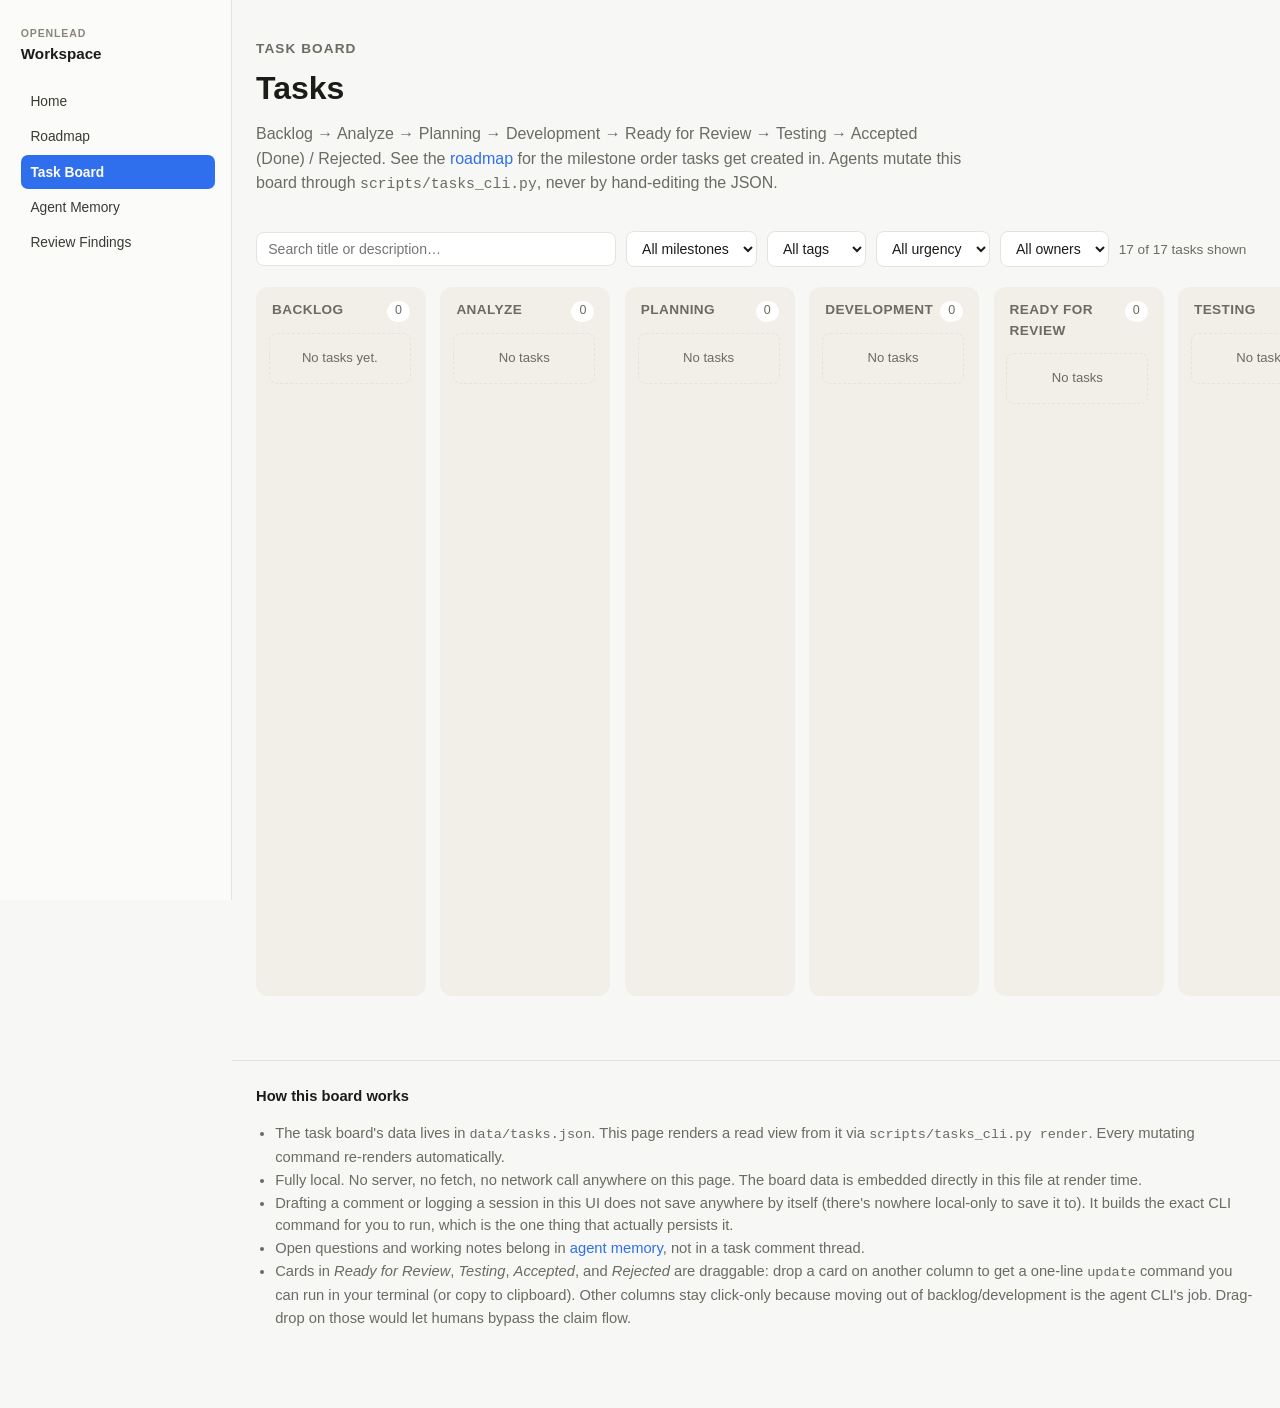
<file: openlead/tasks.html>
<!doctype html>
<html lang="en">
<head>
<meta charset="utf-8">
<meta name="viewport" content="width=device-width, initial-scale=1">
<title>Task Board · OpenLead Workspace</title>
<style>
  :root {
    --bg: #f7f7f5; --panel: #ffffff; --ink: #1b1b18; --sub: #6b6b63;
    --line: #e5e3dc; --mono-bg: #f1efe8;
    --good: #1c7a4d; --good-bg: #e8f5ee;
    --bad: #b3261e; --bad-bg: #fdecea;
    --warn: #9a6700; --warn-bg: #fff4de;
    --dup: #5b4fc4; --dup-bg: #ecebfb;
    --accent: #2f6fed; --accent-bg: rgba(47,111,237,0.10);
    --crit: #b3261e; --crit-bg: #fdecea;
  }
  @media (prefers-color-scheme: dark) {
    :root {
      --bg: #17181a; --panel: #1f2023; --ink: #eceae5; --sub: #9a9890;
      --line: #33342f; --mono-bg: #26272a;
      --good: #5fd39a; --good-bg: #123326;
      --bad: #ff8a80; --bad-bg: #3a1a17;
      --warn: #f0c674; --warn-bg: #3a2f10;
      --dup: #b8b0ff; --dup-bg: #262151;
      --accent: #7aa2f7; --accent-bg: rgba(122,162,247,0.12);
      --crit: #ff8a80; --crit-bg: #3a1a17;
    }
  }
  * { box-sizing: border-box; }
  body {
    margin: 0; padding: 0 0 4rem;
    background: var(--bg); color: var(--ink);
    font: 16px/1.55 -apple-system, BlinkMacSystemFont, "Segoe UI", Roboto, Helvetica, Arial, sans-serif;
  }
  code, .mono { font-family: "SF Mono", Menlo, Consolas, "Liberation Mono", monospace; font-size: 0.92em; }
  a { color: var(--accent); text-decoration: none; }
  a:hover { text-decoration: underline; }
  body.has-ol-sidebar { margin-left: 232px; }
  .ol-sidebar {
    position: fixed; top: 0; left: 0; width: 232px; height: 100vh; overflow-y: auto;
    background: #fbfbfa; border-right: 1px solid #e5e3dc; padding: 1.6rem 1rem 1.6rem 1.3rem;
    font: 14px/1.4 -apple-system, BlinkMacSystemFont, "Segoe UI", Roboto, Helvetica, Arial, sans-serif;
    z-index: 100; box-sizing: border-box;
  }
  .ol-sidebar .kicker { font-size: 0.66rem; text-transform: uppercase; letter-spacing: 0.08em; color: #8a8778; font-weight: 700; margin-bottom: 0.25rem; }
  .ol-sidebar .title { font-size: 0.95rem; font-weight: 700; color: #1b1b18; margin-bottom: 1.3rem; line-height: 1.3; }
  .ol-sidebar a { display: block; padding: 0.45rem 0.6rem; margin-bottom: 0.1rem; border-radius: 7px; color: #3a3a34; text-decoration: none; font-size: 0.86rem; }
  .ol-sidebar a:hover { background: #eeece4; }
  .ol-sidebar a.active { background: #2f6fed; color: #fff; font-weight: 600; }
  @media (prefers-color-scheme: dark) {
    .ol-sidebar { background: #1a1b1e; border-right-color: #33342f; }
    .ol-sidebar .kicker { color: #9a9890; }
    .ol-sidebar .title { color: #eceae5; }
    .ol-sidebar a { color: #cfcdc6; }
    .ol-sidebar a:hover { background: #26272a; }
    .ol-sidebar a.active { background: #7aa2f7; color: #14151a; }
  }
  @media (max-width: 860px) {
    .ol-sidebar { position: static; width: auto; height: auto; border-right: none; border-bottom: 1px solid #e5e3dc; display: flex; flex-wrap: wrap; align-items: center; gap: 0.25rem; }
    .ol-sidebar .title, .ol-sidebar .kicker { width: 100%; }
    body.has-ol-sidebar { margin-left: 0; }
  }

  header { padding: 2.4rem 1.5rem 1.2rem; max-width: 1400px; margin: 0 auto; }
  header .kicker { color: var(--sub); font-size: 0.85rem; text-transform: uppercase; letter-spacing: 0.08em; font-weight: 600; }
  header h1 { margin: 0.3rem 0 0.5rem; font-size: 2rem; }
  header p.scope { color: var(--sub); margin: 0 0 1rem; font-size: 1rem; max-width: 80ch; }

  .toolbar { max-width: 1400px; margin: 0 auto 1.2rem; padding: 0 1.5rem; display: flex; gap: 0.6rem; flex-wrap: wrap; align-items: center; }
  .toolbar input, .toolbar select { background: var(--panel); border: 1px solid var(--line); color: var(--ink); border-radius: 8px; padding: 0.5rem 0.7rem; font-size: 0.88rem; font-family: inherit; }
  .toolbar input { flex: 1 1 220px; }
  .toolbar .count { color: var(--sub); font-size: 0.85rem; margin-left: auto; white-space: nowrap; }

  .board-wrap { max-width: 100%; overflow-x: auto; padding: 0 1.5rem; }
  .board { display: flex; gap: 0.9rem; min-width: 1360px; padding-bottom: 1rem; }
  .col { flex: 1 1 0; min-width: 170px; background: var(--mono-bg); border-radius: 12px; padding: 0.8rem; display: flex; flex-direction: column; }
  .col-head { display: flex; justify-content: space-between; align-items: baseline; margin-bottom: 0.7rem; padding: 0 0.2rem; }
  .col-head h2 { font-size: 0.85rem; margin: 0; text-transform: uppercase; letter-spacing: 0.03em; color: var(--sub); font-weight: 700; }
  .col-head .n { font-size: 0.78rem; color: var(--sub); background: var(--panel); border-radius: 999px; padding: 0.05rem 0.5rem; }
  .col.col-accepted { background: var(--good-bg); }
  .col.col-rejected { background: var(--bad-bg); opacity: 0.85; }
  .col-cards { display: flex; flex-direction: column; gap: 0.6rem; min-height: 60px; max-height: 70vh; overflow-y: auto; padding-right: 0.15rem; }
  .empty-state { color: var(--sub); font-size: 0.82rem; padding: 0.9rem 0.4rem; text-align: center; border: 1px dashed var(--line); border-radius: 8px; }

  .card { background: var(--panel); border: 1px solid var(--line); border-radius: 10px; padding: 0.7rem 0.8rem; cursor: pointer; transition: border-color 0.12s, opacity 0.12s; }
  .card:hover { border-color: var(--accent); }
  .card.draggable { cursor: grab; }
  .card.draggable:active { cursor: grabbing; }
  .card.dragging { opacity: 0.4; }
  .col.drag-target .col-cards { background: var(--accent-bg); outline: 2px dashed var(--accent); outline-offset: -4px; border-radius: 8px; }
  .col.drag-blocked .col-cards { outline: 2px dashed var(--bad); outline-offset: -4px; border-radius: 8px; }
  .dd-toast { position: fixed; bottom: 1.4rem; left: 50%; transform: translateX(-50%); background: var(--panel); border: 1px solid var(--line); border-left: 4px solid var(--accent); border-radius: 10px; padding: 0.7rem 0.95rem; max-width: 640px; box-shadow: 0 6px 24px rgba(0,0,0,0.18); display: none; z-index: 300; font-size: 0.85rem; }
  .dd-toast.show { display: block; }
  .dd-toast .dd-title { font-weight: 700; margin-bottom: 0.35rem; }
  .dd-toast .dd-msg { color: var(--sub); margin-bottom: 0.5rem; font-size: 0.82rem; }
  .dd-toast pre { background: #14151a; color: #d6e2ff; border-radius: 8px; padding: 0.5rem 0.7rem; font-size: 0.78rem; overflow-x: auto; margin: 0 0 0.5rem; white-space: pre-wrap; word-break: break-all; }
  .dd-toast .dd-actions { display: flex; gap: 0.5rem; }
  .card .card-top { display: flex; justify-content: space-between; gap: 0.4rem; margin-bottom: 0.35rem; }
  .card .cid { font-family: "SF Mono", Menlo, monospace; font-size: 0.7rem; color: var(--sub); }
  .card h3 { font-size: 0.9rem; margin: 0 0 0.4rem; line-height: 1.3; }
  .card .card-meta { display: flex; gap: 0.3rem; flex-wrap: wrap; }
  .urg { font-size: 0.64rem; font-weight: 700; text-transform: uppercase; letter-spacing: 0.03em; padding: 0.1rem 0.4rem; border-radius: 4px; }
  .urg.low { background: var(--mono-bg); color: var(--sub); }
  .urg.medium { background: var(--accent-bg); color: var(--accent); }
  .urg.high { background: var(--warn-bg); color: var(--warn); }
  .urg.critical { background: var(--crit-bg); color: var(--crit); }
  .tagchip { font-size: 0.64rem; font-weight: 700; background: var(--dup-bg); color: var(--dup); padding: 0.1rem 0.4rem; border-radius: 4px; }
  .mschip { font-size: 0.64rem; font-weight: 700; background: var(--good-bg); color: var(--good); padding: 0.1rem 0.4rem; border-radius: 4px; }
  .card .card-foot { display: flex; justify-content: space-between; align-items: center; margin-top: 0.5rem; font-size: 0.72rem; color: var(--sub); }
  .card .blockflag { color: var(--bad); font-weight: 700; }

  .modal-overlay { position: fixed; inset: 0; background: rgba(0,0,0,0.45); display: none; align-items: flex-start; justify-content: center; padding: 4vh 1rem; z-index: 200; overflow-y: auto; }
  .modal-overlay.open { display: flex; }
  .modal { background: var(--panel); border-radius: 14px; max-width: 640px; width: 100%; padding: 1.6rem 1.8rem; border: 1px solid var(--line); }
  .modal .m-head { display: flex; justify-content: space-between; align-items: flex-start; gap: 1rem; }
  .modal h2 { margin: 0 0 0.2rem; font-size: 1.2rem; }
  .modal .m-id { font-family: "SF Mono", monospace; font-size: 0.78rem; color: var(--sub); }
  .modal .closebtn { background: none; border: none; font-size: 1.3rem; color: var(--sub); cursor: pointer; line-height: 1; }
  .modal .m-desc { margin: 0.9rem 0; color: var(--ink); font-size: 0.94rem; }
  .modal .m-row { display: flex; gap: 0.5rem; flex-wrap: wrap; margin: 0.6rem 0; font-size: 0.85rem; }
  .modal .m-row .k { color: var(--sub); }
  .chiplink { background: var(--mono-bg); border-radius: 6px; padding: 0.15rem 0.5rem; font-size: 0.8rem; font-family: "SF Mono", monospace; cursor: pointer; border: 1px solid var(--line); }
  .chiplink:hover { border-color: var(--accent); }
  .modal h3.sec { font-size: 0.82rem; text-transform: uppercase; letter-spacing: 0.04em; color: var(--sub); margin: 1.2rem 0 0.5rem; }
  .comment { background: var(--mono-bg); border-radius: 8px; padding: 0.6rem 0.8rem; margin-bottom: 0.5rem; font-size: 0.88rem; }
  .comment .c-head { display: flex; justify-content: space-between; font-size: 0.75rem; color: var(--sub); margin-bottom: 0.25rem; }
  .comment .c-role { text-transform: uppercase; font-weight: 700; letter-spacing: 0.03em; }
  .logentry { display: flex; gap: 0.6rem; padding: 0.35rem 0; font-size: 0.82rem; border-bottom: 1px solid var(--line); }
  .logentry:last-child { border-bottom: none; }
  .logentry .lt { color: var(--sub); font-family: "SF Mono", monospace; font-size: 0.72rem; flex: 0 0 128px; white-space: nowrap; }
  .logentry .lev { font-weight: 700; text-transform: uppercase; font-size: 0.68rem; flex: 0 0 64px; color: var(--accent); }
  .logentry .ld { flex: 1 1 auto; color: var(--ink); }
  .logentry .la { color: var(--sub); }
  table.sessions { width: 100%; border-collapse: collapse; font-size: 0.82rem; margin-bottom: 0.4rem; }
  table.sessions th, table.sessions td { text-align: left; padding: 0.35rem 0.5rem; border-bottom: 1px solid var(--line); }
  table.sessions th { color: var(--sub); font-size: 0.7rem; text-transform: uppercase; letter-spacing: 0.03em; }
  .sessions-total { font-size: 0.8rem; color: var(--sub); margin-top: 0.3rem; }
  .draftbox textarea { width: 100%; min-height: 64px; background: var(--mono-bg); border: 1px solid var(--line); border-radius: 8px; padding: 0.5rem 0.7rem; color: var(--ink); font-family: inherit; font-size: 0.88rem; resize: vertical; }
  .draftbox input { background: var(--mono-bg); border: 1px solid var(--line); border-radius: 8px; padding: 0.4rem 0.6rem; color: var(--ink); font-size: 0.85rem; margin-right: 0.4rem; }
  .draftbox { margin-top: 0.5rem; }
  .draftbox .row { display: flex; gap: 0.4rem; margin-bottom: 0.4rem; flex-wrap: wrap; }
  .btn { background: var(--accent); color: #fff; border: none; border-radius: 8px; padding: 0.45rem 0.9rem; font-size: 0.85rem; cursor: pointer; font-weight: 600; }
  .btn.secondary { background: var(--mono-bg); color: var(--ink); border: 1px solid var(--line); }
  .cmdbox { display: none; margin-top: 0.6rem; }
  .cmdbox.show { display: block; }
  .cmdbox pre { background: #14151a; color: #d6e2ff; border-radius: 8px; padding: 0.7rem 0.9rem; font-size: 0.78rem; overflow-x: auto; margin: 0.4rem 0; }
  .hint { color: var(--sub); font-size: 0.8rem; }

  footer { max-width: 1400px; margin: 3rem auto 0; padding: 1.5rem 1.5rem 0; border-top: 1px solid var(--line); color: var(--sub); font-size: 0.92rem; }
  footer strong { color: var(--ink); }
  footer ul { padding-left: 1.2rem; }
  .modal .shots { display: flex; flex-wrap: wrap; gap: 0.75rem; margin: 0.4rem 0 0.2rem; }
  .modal .shot { margin: 0; width: 180px; }
  .modal .shot img { width: 100%; display: block; border-radius: 8px; border: 1px solid var(--line); background: #000; }
  .modal .shot figcaption { font-size: 0.72rem; color: var(--sub); margin-top: 0.25rem; text-align: center; }
  /* rendered Markdown (descriptions, comments, journals) */
  .md > :first-child { margin-top: 0; }
  .md > :last-child { margin-bottom: 0; }
  .md p { margin: 0 0 0.6rem; }
  .md h1.md-h, .md h2.md-h, .md h3.md-h,
  .md h4.md-h, .md h5.md-h, .md h6.md-h { margin: 0.9rem 0 0.4rem; line-height: 1.3; font-weight: 650; }
  .md h1.md-h { font-size: 1.15rem; } .md h2.md-h { font-size: 1.05rem; }
  .md h3.md-h { font-size: 0.98rem; } .md h4.md-h, .md h5.md-h, .md h6.md-h { font-size: 0.92rem; }
  .md ul, .md ol { margin: 0 0 0.6rem; padding-left: 1.3rem; }
  .md li { margin: 0.15rem 0; }
  .md code { background: var(--mono-bg); border-radius: 4px; padding: 0.08em 0.32em;
             font-family: "SF Mono", ui-monospace, monospace; font-size: 0.86em; }
  .md pre { background: var(--mono-bg); border-radius: 8px; padding: 0.7rem 0.9rem;
            overflow-x: auto; margin: 0 0 0.6rem; }
  .md pre code { background: none; padding: 0; font-size: 0.82em; line-height: 1.5; }
  .md blockquote { margin: 0 0 0.6rem; padding: 0.1rem 0 0.1rem 0.8rem;
                   border-left: 3px solid var(--line); color: var(--sub); }
  .md hr { border: 0; border-top: 1px solid var(--line); margin: 0.9rem 0; }
  .md a { color: inherit; }
</style>
</head>
<body class="has-ol-sidebar">
<nav class="ol-sidebar">
  <div class="kicker">OpenLead</div>
  <div class="title">Workspace</div>
  <a href="index.html">Home</a>
  <a href="roadmap.html">Roadmap</a>
  <a href="tasks.html" class="active">Task Board</a>
  <a href="memory.html">Agent Memory</a>
  <a href="analysis.html">Review Findings</a>
</nav>

<header>
  <div class="kicker">Task Board</div>
  <h1>Tasks</h1>
  <p class="scope">Backlog → Analyze → Planning → Development → Ready for Review → Testing → Accepted (Done) /
    Rejected. See the <a href="roadmap.html">roadmap</a> for the milestone order tasks get created in. Agents
    mutate this board through <code>scripts/tasks_cli.py</code>, never by hand-editing the JSON.</p>
</header>

<div class="toolbar">
  <input id="search" type="text" placeholder="Search title or description…">
  <select id="filter-milestone"><option value="">All milestones</option></select>
  <select id="filter-tag"><option value="">All tags</option></select>
  <select id="filter-urgency">
    <option value="">All urgency</option>
    <option value="critical">Critical</option>
    <option value="high">High</option>
    <option value="medium">Medium</option>
    <option value="low">Low</option>
  </select>
  <select id="filter-owner"><option value="">All owners</option></select>
  <span class="count" id="visible-count"></span>
  <span class="count" id="effort-total"></span>
</div>

<div class="board-wrap">
  <div class="board" id="board"></div>
</div>

<div class="modal-overlay" id="modal-overlay">
  <div class="modal" id="modal"></div>
</div>

<footer>
  <strong>How this board works</strong>
  <ul>
    <li>The task board's data lives in <code>data/tasks.json</code>. This page renders a read view from it via
      <code>scripts/tasks_cli.py render</code>. Every mutating command re-renders automatically.</li>
    <li>Fully local. No server, no fetch, no network call anywhere on this page. The board data is embedded
      directly in this file at render time.</li>
    <li>Drafting a comment or logging a session in this UI does not save anywhere by itself (there's nowhere
      local-only to save it to). It builds the exact CLI command for you to run, which is the one thing that
      actually persists it.</li>
    <li>Open questions and working notes belong in <a href="memory.html">agent memory</a>, not in a task
      comment thread.</li>
    <li>Cards in <em>Ready for Review</em>, <em>Testing</em>, <em>Accepted</em>, and <em>Rejected</em> are
      draggable: drop a card on another column to get a one-line <code>update</code> command you can run in
      your terminal (or copy to clipboard). Other columns stay click-only because moving out of
      backlog/development is the agent CLI's job. Drag-drop on those would let humans bypass the
      claim flow.</li>
  </ul>
</footer>

<script id="board-data" type="application/json">
{
  "_meta": {
    "description": "Task board data. Edit via scripts/tasks_cli.py, not by hand. Run its `render` command afterward to update tasks.html. Fully local, nothing here is ever pushed anywhere.",
    "columns": [
      "backlog",
      "analyze",
      "planning",
      "development",
      "ready_for_review",
      "testing",
      "accepted",
      "rejected"
    ],
    "columnLabels": {
      "backlog": "Backlog",
      "analyze": "Analyze",
      "planning": "Planning",
      "development": "Development",
      "ready_for_review": "Ready for Review",
      "testing": "Testing",
      "accepted": "Accepted (Done)",
      "rejected": "Rejected"
    },
    "urgencyLevels": [
      "low",
      "medium",
      "high",
      "critical"
    ],
    "taskIdPrefix": "T-",
    "nextTaskSeq": 18
  },
  "tasks": [
    {
      "id": "T-0001",
      "title": "CB7 and DjVu",
      "description": "CB7 through libarchive with liblzma; DjVu through DjVuLibre, pages as pictures (no text layer yet).",
      "status": "accepted",
      "urgency": "medium",
      "tag": "formats",
      "milestone": "M9",
      "refs": [
        "R1.3"
      ],
      "blockedBy": [],
      "relatedTo": [],
      "owner": "",
      "createdAt": "2026-11-11T11:45:50",
      "updatedAt": "2026-11-11T11:45:50",
      "comments": [],
      "log": [
        {
          "ts": "2026-11-11T11:45:50",
          "actor": "unspecified",
          "event": "created",
          "detail": "status=backlog, urgency=medium"
        },
        {
          "ts": "2026-11-11T11:45:50",
          "actor": "egebookreader",
          "event": "updated",
          "detail": "status: backlog -> accepted"
        }
      ],
      "sessions": []
    },
    {
      "id": "T-0002",
      "title": "Full-text search inside a book",
      "description": "Search every page's text; hits with context; jump to a hit. EPUB, PDF, and every text format.",
      "status": "accepted",
      "urgency": "high",
      "tag": "reader",
      "milestone": "M14",
      "refs": [],
      "blockedBy": [],
      "relatedTo": [],
      "owner": "",
      "createdAt": "2026-11-13T11:04:00",
      "updatedAt": "2026-11-13T12:25:12",
      "comments": [],
      "log": [
        {
          "ts": "2026-11-13T11:04:00",
          "actor": "unspecified",
          "event": "created",
          "detail": "status=backlog, urgency=high"
        },
        {
          "ts": "2026-11-13T12:25:12",
          "actor": "egebookreader",
          "event": "updated",
          "detail": "status: backlog -> accepted"
        }
      ],
      "sessions": []
    },
    {
      "id": "T-0003",
      "title": "Antalia-2 Mini and Ahenk Cep Turkish voices",
      "description": "Custom ONNX Runtime path plus the Turkish text normaliser (research/tts.md §0.2).",
      "status": "accepted",
      "urgency": "medium",
      "tag": "tts",
      "milestone": "M15",
      "refs": [],
      "blockedBy": [],
      "relatedTo": [],
      "owner": "",
      "createdAt": "2026-11-13T11:04:00",
      "updatedAt": "2026-11-13T12:25:12",
      "comments": [],
      "log": [
        {
          "ts": "2026-11-13T11:04:00",
          "actor": "unspecified",
          "event": "created",
          "detail": "status=backlog, urgency=medium"
        },
        {
          "ts": "2026-11-13T12:25:12",
          "actor": "egebookreader",
          "event": "updated",
          "detail": "status: backlog -> accepted"
        }
      ],
      "sessions": []
    },
    {
      "id": "T-0004",
      "title": "Voice cloning on the phone",
      "description": "Record about 30 s, embed once, convert each voiced sentence with OpenVoice v2's converter (int8 ONNX). Consent check for anyone else's voice. Spike scripts: memory/research/voiceclone/.",
      "status": "accepted",
      "urgency": "medium",
      "tag": "tts",
      "milestone": "M15",
      "refs": [],
      "blockedBy": [],
      "relatedTo": [],
      "owner": "",
      "createdAt": "2026-11-13T11:04:00",
      "updatedAt": "2026-11-13T12:25:12",
      "comments": [],
      "log": [
        {
          "ts": "2026-11-13T11:04:00",
          "actor": "unspecified",
          "event": "created",
          "detail": "status=backlog, urgency=medium"
        },
        {
          "ts": "2026-11-13T12:25:12",
          "actor": "egebookreader",
          "event": "updated",
          "detail": "status: backlog -> accepted"
        }
      ],
      "sessions": []
    },
    {
      "id": "T-0005",
      "title": "Release automatic voicing",
      "description": "Built and checked on the emulator (commit 80d82e7); waits for the user's listening test on a phone.",
      "status": "accepted",
      "urgency": "medium",
      "tag": "tts",
      "milestone": "M15",
      "refs": [],
      "blockedBy": [],
      "relatedTo": [],
      "owner": "",
      "createdAt": "2026-11-13T11:04:00",
      "updatedAt": "2026-11-13T12:25:13",
      "comments": [],
      "log": [
        {
          "ts": "2026-11-13T11:04:00",
          "actor": "unspecified",
          "event": "created",
          "detail": "status=backlog, urgency=medium"
        },
        {
          "ts": "2026-11-13T12:25:13",
          "actor": "egebookreader",
          "event": "updated",
          "detail": "status: backlog -> accepted"
        }
      ],
      "sessions": []
    },
    {
      "id": "T-0006",
      "title": "Audiobook player screen",
      "description": "Now-playing screen like Spotify's: cover, title, author, the words being read scrolling like lyrics, about the author and about the book from Wikipedia and Open Library (cached, with attribution), favourites, listening shelves.",
      "status": "accepted",
      "urgency": "medium",
      "tag": "player",
      "milestone": "M16",
      "refs": [],
      "blockedBy": [],
      "relatedTo": [],
      "owner": "",
      "createdAt": "2026-11-13T11:04:00",
      "updatedAt": "2026-11-13T12:25:13",
      "comments": [],
      "log": [
        {
          "ts": "2026-11-13T11:04:00",
          "actor": "unspecified",
          "event": "created",
          "detail": "status=backlog, urgency=medium"
        },
        {
          "ts": "2026-11-13T12:25:13",
          "actor": "egebookreader",
          "event": "updated",
          "detail": "status: backlog -> accepted"
        }
      ],
      "sessions": []
    },
    {
      "id": "T-0007",
      "title": "Audiobook files matched to the ebook",
      "description": "m4b and mp3 chapters; align audio to text so the words follow.",
      "status": "accepted",
      "urgency": "low",
      "tag": "player",
      "milestone": "M16",
      "refs": [],
      "blockedBy": [],
      "relatedTo": [],
      "owner": "",
      "createdAt": "2026-11-13T11:04:00",
      "updatedAt": "2026-11-13T12:25:13",
      "comments": [],
      "log": [
        {
          "ts": "2026-11-13T11:04:00",
          "actor": "unspecified",
          "event": "created",
          "detail": "status=backlog, urgency=low"
        },
        {
          "ts": "2026-11-13T12:25:13",
          "actor": "egebookreader",
          "event": "updated",
          "detail": "status: backlog -> accepted"
        }
      ],
      "sessions": []
    },
    {
      "id": "T-0008",
      "title": "Two-page spreads",
      "description": "",
      "status": "accepted",
      "urgency": "medium",
      "tag": "comics",
      "milestone": "M13",
      "refs": [],
      "blockedBy": [],
      "relatedTo": [],
      "owner": "",
      "createdAt": "2026-11-13T11:04:00",
      "updatedAt": "2026-11-13T12:25:13",
      "comments": [],
      "log": [
        {
          "ts": "2026-11-13T11:04:00",
          "actor": "unspecified",
          "event": "created",
          "detail": "status=backlog, urgency=medium"
        },
        {
          "ts": "2026-11-13T12:25:13",
          "actor": "egebookreader",
          "event": "updated",
          "detail": "status: backlog -> accepted"
        }
      ],
      "sessions": []
    },
    {
      "id": "T-0009",
      "title": "Upscale low-resolution scans",
      "description": "On-device super-resolution through the existing ONNX path; licence must be permissive.",
      "status": "accepted",
      "urgency": "medium",
      "tag": "comics",
      "milestone": "M13",
      "refs": [],
      "blockedBy": [],
      "relatedTo": [],
      "owner": "",
      "createdAt": "2026-11-13T11:04:00",
      "updatedAt": "2026-11-13T12:25:13",
      "comments": [],
      "log": [
        {
          "ts": "2026-11-13T11:04:00",
          "actor": "unspecified",
          "event": "created",
          "detail": "status=backlog, urgency=medium"
        },
        {
          "ts": "2026-11-13T12:25:13",
          "actor": "egebookreader",
          "event": "updated",
          "detail": "status: backlog -> accepted"
        }
      ],
      "sessions": []
    },
    {
      "id": "T-0010",
      "title": "Speech balloons: find, read, translate offline",
      "description": "Balloon detection, OCR and offline translation on the phone; permissive licences only.",
      "status": "accepted",
      "urgency": "low",
      "tag": "comics",
      "milestone": "M13",
      "refs": [],
      "blockedBy": [],
      "relatedTo": [],
      "owner": "",
      "createdAt": "2026-11-13T11:04:00",
      "updatedAt": "2026-11-13T12:25:15",
      "comments": [
        {
          "author": "egebookreader",
          "role": "engineer",
          "date": "2026-11-13T12:25:15",
          "text": "Shipped in 0.5.0. Known limits: narrow balloons misread, sound effects not read, stacked captions merged; the upscaler flattens screentone."
        }
      ],
      "log": [
        {
          "ts": "2026-11-13T11:04:00",
          "actor": "unspecified",
          "event": "created",
          "detail": "status=backlog, urgency=low"
        },
        {
          "ts": "2026-11-13T12:25:13",
          "actor": "egebookreader",
          "event": "updated",
          "detail": "status: backlog -> accepted"
        },
        {
          "ts": "2026-11-13T12:25:15",
          "actor": "egebookreader",
          "event": "comment",
          "detail": "Shipped in 0.5.0. Known limits: narrow balloons misread, sound effects not read,…"
        }
      ],
      "sessions": []
    },
    {
      "id": "T-0011",
      "title": "E-ink mode",
      "description": "",
      "status": "accepted",
      "urgency": "low",
      "tag": "reader",
      "milestone": "M17",
      "refs": [],
      "blockedBy": [],
      "relatedTo": [],
      "owner": "",
      "createdAt": "2026-11-13T11:04:00",
      "updatedAt": "2026-11-13T12:25:13",
      "comments": [],
      "log": [
        {
          "ts": "2026-11-13T11:04:00",
          "actor": "unspecified",
          "event": "created",
          "detail": "status=backlog, urgency=low"
        },
        {
          "ts": "2026-11-13T12:25:13",
          "actor": "egebookreader",
          "event": "updated",
          "detail": "status: backlog -> accepted"
        }
      ],
      "sessions": []
    },
    {
      "id": "T-0012",
      "title": "Migration tests for every older library file",
      "description": "Keep sample library.json/settings.json from each release in test fixtures; each release must open them all.",
      "status": "accepted",
      "urgency": "high",
      "tag": "reliability",
      "milestone": "M18",
      "refs": [],
      "blockedBy": [],
      "relatedTo": [],
      "owner": "",
      "createdAt": "2026-11-13T11:04:00",
      "updatedAt": "2026-11-13T12:25:13",
      "comments": [],
      "log": [
        {
          "ts": "2026-11-13T11:04:00",
          "actor": "unspecified",
          "event": "created",
          "detail": "status=backlog, urgency=high"
        },
        {
          "ts": "2026-11-13T12:25:13",
          "actor": "egebookreader",
          "event": "updated",
          "detail": "status: backlog -> accepted"
        }
      ],
      "sessions": []
    },
    {
      "id": "T-0013",
      "title": "Automatic backup and surviving a new phone",
      "description": "Scheduled .ebrbackup to a folder the reader picks (a Drive folder works through the system picker); Android Auto Backup for library and settings. No server.",
      "status": "accepted",
      "urgency": "high",
      "tag": "reliability",
      "milestone": "M18",
      "refs": [],
      "blockedBy": [],
      "relatedTo": [],
      "owner": "",
      "createdAt": "2026-11-13T11:04:00",
      "updatedAt": "2026-11-13T12:25:13",
      "comments": [],
      "log": [
        {
          "ts": "2026-11-13T11:04:00",
          "actor": "unspecified",
          "event": "created",
          "detail": "status=backlog, urgency=high"
        },
        {
          "ts": "2026-11-13T12:25:13",
          "actor": "egebookreader",
          "event": "updated",
          "detail": "status: backlog -> accepted"
        }
      ],
      "sessions": []
    },
    {
      "id": "T-0014",
      "title": "End-to-end tests on the emulator",
      "description": "Open a book, turn pages, read aloud, import; run before every release without a person.",
      "status": "accepted",
      "urgency": "medium",
      "tag": "reliability",
      "milestone": "M18",
      "refs": [],
      "blockedBy": [],
      "relatedTo": [],
      "owner": "",
      "createdAt": "2026-11-13T11:04:00",
      "updatedAt": "2026-11-13T12:25:13",
      "comments": [],
      "log": [
        {
          "ts": "2026-11-13T11:04:00",
          "actor": "unspecified",
          "event": "created",
          "detail": "status=backlog, urgency=medium"
        },
        {
          "ts": "2026-11-13T12:25:13",
          "actor": "egebookreader",
          "event": "updated",
          "detail": "status: backlog -> accepted"
        }
      ],
      "sessions": []
    },
    {
      "id": "T-0015",
      "title": "Performance limits",
      "description": "10,000-book library, 2,000-page PDF, an old 3 GB phone: start time, scrolling, memory.",
      "status": "accepted",
      "urgency": "medium",
      "tag": "reliability",
      "milestone": "M18",
      "refs": [],
      "blockedBy": [],
      "relatedTo": [],
      "owner": "",
      "createdAt": "2026-11-13T11:04:00",
      "updatedAt": "2026-11-13T12:25:13",
      "comments": [],
      "log": [
        {
          "ts": "2026-11-13T11:04:00",
          "actor": "unspecified",
          "event": "created",
          "detail": "status=backlog, urgency=medium"
        },
        {
          "ts": "2026-11-13T12:25:13",
          "actor": "egebookreader",
          "event": "updated",
          "detail": "status: backlog -> accepted"
        }
      ],
      "sessions": []
    },
    {
      "id": "T-0016",
      "title": "Your own voice from an audio or video file",
      "description": "Shipped in 0.5.1: decodeAudio + bestWindow, checked on the emulator with mp4 and opus.",
      "status": "accepted",
      "urgency": "medium",
      "tag": "voices",
      "milestone": "M15",
      "refs": [],
      "blockedBy": [],
      "relatedTo": [],
      "owner": "",
      "createdAt": "2026-11-16T10:05:25",
      "updatedAt": "2026-11-16T10:05:37",
      "comments": [],
      "log": [
        {
          "ts": "2026-11-16T10:05:25",
          "actor": "unspecified",
          "event": "created",
          "detail": "status=backlog, urgency=medium"
        },
        {
          "ts": "2026-11-16T10:05:37",
          "actor": "egebookreader",
          "event": "updated",
          "detail": "status: backlog -> accepted"
        }
      ],
      "sessions": []
    },
    {
      "id": "T-0017",
      "title": "Web reader at /read with an Open in web button",
      "description": "Plain JS modules in site/read: formats.js/zip.js (ported from formats.dart), text.js (columns), pages.js (curl, spreads, zoom, strip), pdf.js and archive.js (vendored pdf.js and libarchive.js), IndexedDB library, service worker. Checked with Playwright on desktop and phone sizes with every format.",
      "status": "accepted",
      "urgency": "high",
      "tag": "web",
      "milestone": "M19",
      "refs": [],
      "blockedBy": [],
      "relatedTo": [],
      "owner": "",
      "createdAt": "2026-11-16T16:19:05",
      "updatedAt": "2026-11-16T16:21:41",
      "comments": [],
      "log": [
        {
          "ts": "2026-11-16T16:19:05",
          "actor": "unspecified",
          "event": "created",
          "detail": "status=backlog, urgency=high"
        },
        {
          "ts": "2026-11-16T16:21:41",
          "actor": "egebookreader",
          "event": "updated",
          "detail": "status: backlog -> accepted"
        }
      ],
      "sessions": []
    }
  ]
}
</script>

<script>
(function () {
  var DATA = JSON.parse(document.getElementById('board-data').textContent);
  var META = DATA._meta;
  var TASKS = DATA.tasks;
  var byId = {};
  TASKS.forEach(function (t) { byId[t.id] = t; });

  var boardEl = document.getElementById('board');
  var searchEl = document.getElementById('search');
  var milestoneEl = document.getElementById('filter-milestone');
  var tagEl = document.getElementById('filter-tag');
  var urgencyEl = document.getElementById('filter-urgency');
  var ownerEl = document.getElementById('filter-owner');
  var countEl = document.getElementById('visible-count');
  var effortEl = document.getElementById('effort-total');

  var tags = {}, milestones = {}, owners = {};
  TASKS.forEach(function (t) {
    if (t.tag) tags[t.tag] = true;
    if (t.milestone) milestones[t.milestone] = true;
    if (t.owner) owners[t.owner] = true;
  });
  Object.keys(tags).sort().forEach(function (p) {
    var o = document.createElement('option'); o.value = p; o.textContent = p;
    tagEl.appendChild(o);
  });
  Object.keys(owners).sort().forEach(function (p) {
    var o = document.createElement('option'); o.value = p; o.textContent = p;
    ownerEl.appendChild(o);
  });
  var qMilestone = new URLSearchParams(location.search).get('milestone');
  // A milestone with zero tasks so far won't be in the `milestones` map built above (it's
  // only populated from tasks that already have one), but the filter should still apply,
  // showing a correctly empty board rather than silently falling back to "no filter".
  // Add it as an option up front if it's not there yet, so setting .value below actually
  // takes (a <select> ignores being set to a value with no matching <option>).
  if (qMilestone && !milestones[qMilestone]) milestones[qMilestone] = true;
  Object.keys(milestones).sort().forEach(function (ms) {
    var o = document.createElement('option'); o.value = ms; o.textContent = ms;
    milestoneEl.appendChild(o);
  });
  if (qMilestone) milestoneEl.value = qMilestone;

  function esc(s) {
    return String(s == null ? '' : s).replace(/[&<>"']/g, function (c) {
      return { '&': '&amp;', '<': '&lt;', '>': '&gt;', '"': '&quot;', "'": '&#39;' }[c];
    });
  }

  // --- Markdown ---------------------------------------------------------------
  // Agents write Markdown into descriptions, comments and journals whether or not
  // anything renders it, so the pages render it. Deliberately a subset, not
  // CommonMark: headings, **bold**, *italic*, `code`, ``` fences, - / 1. lists,
  // > quotes, --- rules, [text](url), paragraphs. No tables, no nesting, no HTML
  // passthrough. The source text is escaped FIRST and the only tags in the output
  // are the ones these two functions emit, so nothing in the data can inject markup.
  // Keep this block identical in every page that has one; tests/test_markdown.js
  // asserts the copies have not drifted apart.
  function mdInline(s) {
    var parts = String(s).split('`'), out = '';
    for (var i = 0; i < parts.length; i++) {
      // odd indexes are the inside of a code span: no other markup applies there
      if (i % 2) { out += '<code>' + parts[i] + '</code>'; continue; }
      out += parts[i]
        .replace(/\[([^\]\n]+)\]\(([^)\s]+)\)/g, function (m, text, href) {
          // only schemes that can't execute; anything else stays literal text
          return /^(https?:\/\/|mailto:|[./#])/i.test(href)
            ? '<a href="' + href + '" target="_blank" rel="noopener noreferrer">' + text + '</a>'
            : m;
        })
        .replace(/\*\*([^*\n]+)\*\*/g, '<strong>$1</strong>')
        .replace(/(^|[^*\w])\*([^*\n]+)\*/g, '$1<em>$2</em>');
    }
    return out;
  }

  function mdToHtml(src) {
    var lines = esc(src == null ? '' : src).split('\n');   // '>' is now '&gt;', '&' is '&amp;'
    var BLOCK = /^\s*(```|#{1,6}\s|[-*+]\s|\d+[.)]\s|&gt;|(---|\*\*\*|___)\s*$)/;
    var html = '', list = null, i = 0;
    function closeList() { if (list) { html += '</' + list + '>'; list = null; } }
    while (i < lines.length) {
      var line = lines[i];
      if (/^\s*```/.test(line)) {
        closeList();
        var code = [];
        i++;
        while (i < lines.length && !/^\s*```/.test(lines[i])) code.push(lines[i++]);
        i++;                                   // the closing fence, if there is one
        html += '<pre><code>' + code.join('\n') + '</code></pre>';
        continue;
      }
      if (/^\s*$/.test(line)) { closeList(); i++; continue; }
      var h = line.match(/^\s*(#{1,6})\s+(.*)$/);
      if (h) {
        closeList();
        var n = h[1].length;
        html += '<h' + n + ' class="md-h">' + mdInline(h[2]) + '</h' + n + '>';
        i++; continue;
      }
      if (/^\s*(---|\*\*\*|___)\s*$/.test(line)) { closeList(); html += '<hr>'; i++; continue; }
      if (/^\s*&gt;\s?/.test(line)) {
        closeList();
        var quote = [];
        while (i < lines.length && /^\s*&gt;\s?/.test(lines[i])) {
          quote.push(lines[i++].replace(/^\s*&gt;\s?/, ''));
        }
        html += '<blockquote>' + quote.map(mdInline).join('<br>') + '</blockquote>';
        continue;
      }
      var item = line.match(/^\s*(?:[-*+]|\d+[.)])\s+(.*)$/);
      if (item) {
        var want = /^\s*\d/.test(line) ? 'ol' : 'ul';
        if (list !== want) { closeList(); html += '<' + want + '>'; list = want; }
        html += '<li>' + mdInline(item[1]) + '</li>';
        i++; continue;
      }
      closeList();
      var para = [];
      while (i < lines.length && !/^\s*$/.test(lines[i]) && !BLOCK.test(lines[i])) para.push(lines[i++]);
      html += '<p>' + para.map(mdInline).join('<br>') + '</p>';
    }
    closeList();
    return html;
  }

  function matches(t) {
    var q = searchEl.value.trim().toLowerCase();
    if (q && !((t.title || '').toLowerCase().indexOf(q) > -1 ||
               (t.description || '').toLowerCase().indexOf(q) > -1)) return false;
    if (milestoneEl.value && t.milestone !== milestoneEl.value) return false;
    if (tagEl.value && t.tag !== tagEl.value) return false;
    if (urgencyEl.value && t.urgency !== urgencyEl.value) return false;
    if (ownerEl.value && t.owner !== ownerEl.value) return false;
    return true;
  }

  function cardHtml(t) {
    var blocked = (t.blockedBy || []).length > 0;
    return '' +
      '<div class="card" data-id="' + esc(t.id) + '">' +
        '<div class="card-top"><span class="cid">' + esc(t.id) + '</span>' +
          (blocked ? '<span class="blockflag" title="Blocked">⛔</span>' : '') +
        '</div>' +
        '<h3>' + esc(t.title) + '</h3>' +
        '<div class="card-meta">' +
          '<span class="urg ' + esc(t.urgency || 'medium') + '">' + esc(t.urgency || 'none') + '</span>' +
          (t.milestone ? '<span class="mschip">' + esc(t.milestone) + '</span>' : '') +
          (t.tag ? '<span class="tagchip">' + esc(t.tag) + '</span>' : '') +
        '</div>' +
        '<div class="card-foot">' +
          '<span>' + esc(t.owner || 'unassigned') + '</span>' +
          '<span>' + ((t.comments || []).length) + ' comment' + ((t.comments||[]).length===1?'':'s') + '</span>' +
        '</div>' +
      '</div>';
  }

  function render() {
    boardEl.innerHTML = '';
    var visible = 0, totalSec = 0, totalTok = 0;
    // Drag-drop is only allowed between these four columns. Manual moves for things
    // humans need to verify (review, test, accept, reject). Other columns (backlog,
    // analyze, planning, development) are owned by the agent CLI flow and shouldn't be
    // reachable from a click-drag; if a human wants to bump a backlog item forward they
    // already have the "Build CLI command" path in the modal, which is the safe route.
    var DRAGGABLE_COLS = ['ready_for_review', 'testing', 'accepted', 'rejected'];
    META.columns.forEach(function (colKey) {
      var colTasks = TASKS.filter(function (t) { return t.status === colKey && matches(t); });
      colTasks.sort(function (a, b) {
        return META.urgencyLevels.indexOf(b.urgency) - META.urgencyLevels.indexOf(a.urgency);
      });
      visible += colTasks.length;
      colTasks.forEach(function (t) {
        (t.sessions || []).forEach(function (s) {
          totalSec += s.durationSec || 0;
          totalTok += s.tokens || 0;
        });
      });
      var col = document.createElement('div');
      col.className = 'col col-' + colKey + (DRAGGABLE_COLS.indexOf(colKey) > -1 ? ' draggable-col' : '');
      col.setAttribute('data-col', colKey);
      var head = document.createElement('div');
      head.className = 'col-head';
      head.innerHTML = '<h2>' + esc(META.columnLabels[colKey] || colKey) + '</h2>' +
                        '<span class="n">' + colTasks.length + '</span>';
      col.appendChild(head);
      var cardsWrap = document.createElement('div');
      cardsWrap.className = 'col-cards';
      cardsWrap.innerHTML = colTasks.length === 0
        ? '<div class="empty-state">' + (colKey === 'backlog' ? 'No tasks yet.' : 'No tasks') + '</div>'
        : colTasks.map(cardHtml).join('');
      col.appendChild(cardsWrap);
      boardEl.appendChild(col);
    });
    countEl.textContent = visible + ' of ' + TASKS.length + ' tasks shown';
    effortEl.textContent = (totalSec || totalTok)
      ? '· ' + Math.round(totalSec).toLocaleString() + 's, ' + totalTok.toLocaleString() + ' tokens logged'
      : '';
    boardEl.querySelectorAll('.card').forEach(function (el) {
      el.addEventListener('click', function () { openModal(el.getAttribute('data-id')); });
      if (el.closest('.draggable-col')) {
        el.setAttribute('draggable', 'true');
        el.classList.add('draggable');
        el.addEventListener('dragstart', onDragStart);
        el.addEventListener('dragend', onDragEnd);
      }
    });
    boardEl.querySelectorAll('.draggable-col').forEach(function (col) {
      col.addEventListener('dragover', onDragOver);
      col.addEventListener('dragleave', onDragLeave);
      col.addEventListener('drop', onDrop);
    });
  }

  // === drag-drop ===
  var dragId = null;
  function onDragStart(e) {
    var card = e.currentTarget;
    dragId = card.getAttribute('data-id');
    card.classList.add('dragging');
    // required for Firefox; only "text/plain" is portable across browsers
    e.dataTransfer.setData('text/plain', dragId);
    e.dataTransfer.effectAllowed = 'move';
  }
  function onDragEnd() {
    dragId = null;
    boardEl.querySelectorAll('.card.dragging').forEach(function (c) { c.classList.remove('dragging'); });
    boardEl.querySelectorAll('.col.drag-target, .col.drag-blocked').forEach(function (c) {
      c.classList.remove('drag-target', 'drag-blocked');
    });
  }
  function onDragOver(e) {
    if (!dragId) return;
    var col = e.currentTarget;
    var srcStatus = byId[dragId] && byId[dragId].status;
    var dstStatus = col.getAttribute('data-col');
    e.preventDefault(); // signals this is a valid drop target
    e.dataTransfer.dropEffect = 'move';
    if (srcStatus === dstStatus) {
      col.classList.remove('drag-blocked'); col.classList.add('drag-target');
    } else {
      col.classList.add('drag-target');
    }
  }
  function onDragLeave(e) {
    // dragleave fires when crossing child boundaries too, so only clear if we left the column
    if (!e.currentTarget.contains(e.relatedTarget)) {
      e.currentTarget.classList.remove('drag-target', 'drag-blocked');
    }
  }
  function onDrop(e) {
    e.preventDefault();
    var col = e.currentTarget;
    var dstStatus = col.getAttribute('data-col');
    if (!dragId) return;
    var task = byId[dragId];
    if (!task) { onDragEnd(); return; }
    var srcStatus = task.status;
    onDragEnd();
    if (srcStatus === dstStatus) return; // no-op
    showMoveToast(task, srcStatus, dstStatus);
  }

  function showMoveToast(task, srcStatus, dstStatus) {
    // The CLI is the only thing that touches data/. The browser can't write to disk,
    // so drag-drop just builds the exact command and asks the human to run it. Same
    // pattern as the modal's "Build CLI command" buttons. One toast at a time: the new
    // one replaces the old so dropping three cards in a row doesn't stack modals.
    var existing = document.getElementById('dd-toast');
    if (existing) existing.remove();
    var t = document.createElement('div');
    t.id = 'dd-toast';
    t.className = 'dd-toast show';
    var labelFrom = META.columnLabels[srcStatus] || srcStatus;
    var labelTo = META.columnLabels[dstStatus] || dstStatus;
    var cmd = 'python3 scripts/tasks_cli.py update ' + task.id +
              ' --status ' + dstStatus +
              ' --actor "you"';
    t.innerHTML =
      '<div class="dd-title">Move ' + esc(task.id) + ': ' + esc(labelFrom) + ' → ' + esc(labelTo) + '</div>' +
      '<div class="dd-msg">Run this in your terminal to save the move (the page itself is read-only. The CLI is what writes <code>data/tasks.json</code>):</div>' +
      '<pre id="dd-cmd"></pre>' +
      '<div class="dd-actions">' +
        '<button class="btn" id="dd-copy">Copy command</button>' +
        '<button class="btn secondary" id="dd-dismiss">Dismiss</button>' +
      '</div>';
    document.body.appendChild(t);
    document.getElementById('dd-cmd').textContent = cmd;
    document.getElementById('dd-copy').onclick = function () {
      navigator.clipboard.writeText(cmd).then(function () {
        var b = document.getElementById('dd-copy');
        b.textContent = 'Copied ✓';
        setTimeout(function () { b.textContent = 'Copy command'; }, 1400);
      }).catch(function () { /* older browsers, manual select still works via pre */ });
    };
    document.getElementById('dd-dismiss').onclick = function () {
      var el = document.getElementById('dd-toast'); if (el) el.remove();
    };
    // no auto-dismiss: the user has to actually run the command (or copy then dismiss)
  }

  function shellQuote(s) {
    return "'" + String(s == null ? '' : s).replace(/'/g, "'\\''") + "'";
  }

  function openModal(id) {
    var t = byId[id];
    if (!t) return;
    var overlay = document.getElementById('modal-overlay');
    var m = document.getElementById('modal');
    var comments = (t.comments || []).map(function (c) {
      return '<div class="comment"><div class="c-head"><span class="c-role">' + esc(c.role || 'human') +
             '</span><span>' + esc(c.author) + ' · ' + esc(c.date) + '</span></div>' +
             '<div class="md">' + mdToHtml(c.text) + '</div></div>';
    }).join('') || '<p class="hint">No comments yet.</p>';
    var blockedBy = (t.blockedBy || []).map(function (bid) {
      return '<span class="chiplink" data-jump="' + esc(bid) + '">' + esc(bid) +
             (byId[bid] ? ' · ' + esc(byId[bid].title) : ' (unknown)') + '</span>';
    }).join(' ') || '<span class="hint">none</span>';
    var relatedTo = (t.relatedTo || []).map(function (rid) {
      return '<span class="chiplink" data-jump="' + esc(rid) + '">' + esc(rid) +
             (byId[rid] ? ' · ' + esc(byId[rid].title) : ' (unknown)') + '</span>';
    }).join(' ') || '<span class="hint">none</span>';
    var refs = (t.refs || []).map(esc).join(', ') || 'none';

    // Screenshots attached with `tasks_cli.py attach`. The files live in attachments/ next
    // to this page, so a plain relative <img> works over file:// with no server involved.
    var shots = t.attachments || [];
    var shotsHtml = '';
    if (shots.length) {
      shotsHtml = '<h3 class="sec">Screenshots</h3><div class="shots">' +
        shots.map(function (a) {
          return '<figure class="shot"><a href="' + esc(a.file) + '" target="_blank">' +
                 '<img src="' + esc(a.file) + '" alt="' + esc(a.label || a.file) + '" loading="lazy">' +
                 '</a><figcaption>' + esc(a.label || a.file.split('/').pop()) + '</figcaption></figure>';
        }).join('') + '</div>';
    }

    var sessions = t.sessions || [];
    var totalSec = sessions.reduce(function (s, x) { return s + (x.durationSec || 0); }, 0);
    var totalTok = sessions.reduce(function (s, x) { return s + (x.tokens || 0); }, 0);
    var sessionsHtml = '<p class="hint">No agent sessions logged yet.</p>';
    if (sessions.length) {
      sessionsHtml = '<table class="sessions"><tr><th>When</th><th>Agent</th><th>Duration</th><th>Tokens</th><th>Summary</th></tr>' +
        sessions.map(function (s) {
          return '<tr><td>' + esc(s.ts) + '</td><td>' + esc(s.agent) + '</td>' +
            '<td>' + (s.durationSec != null ? Math.round(s.durationSec) + 's' : 'none') + '</td>' +
            '<td>' + (s.tokens != null ? s.tokens.toLocaleString() : 'none') + '</td>' +
            '<td>' + esc(s.summary || '') + '</td></tr>';
        }).join('') + '</table>' +
        '<div class="sessions-total">' + sessions.length + ' session' + (sessions.length===1?'':'s') +
        ' · ' + Math.round(totalSec) + 's total · ' + totalTok.toLocaleString() + ' tokens total</div>';
    }

    var log = (t.log || []).slice().reverse();
    var logHtml = '<p class="hint">No activity logged yet.</p>';
    if (log.length) {
      logHtml = log.map(function (l) {
        return '<div class="logentry"><span class="lt">' + esc(l.ts) + '</span>' +
          '<span class="lev">' + esc(l.event) + '</span>' +
          '<span class="ld">' + esc(l.detail || '') + '<span class="la"> · ' + esc(l.actor || '') + '</span></span></div>';
      }).join('');
    }

    m.innerHTML =
      '<div class="m-head"><div><div class="m-id">' + esc(t.id) + '</div><h2>' + esc(t.title) + '</h2></div>' +
        '<button class="closebtn" id="modal-close">&times;</button></div>' +
      '<div class="m-row"><span class="urg ' + esc(t.urgency||'medium') + '">' + esc(t.urgency||'none') + '</span>' +
        (t.milestone ? '<span class="mschip">' + esc(t.milestone) + '</span>' : '') +
        (t.tag ? '<span class="tagchip">' + esc(t.tag) + '</span>' : '') +
        '<span class="k">status:</span> ' + esc(META.columnLabels[t.status] || t.status) +
        ' &nbsp; <span class="k">owner:</span> ' + esc(t.owner || 'unassigned') + '</div>' +
      '<div class="m-desc md">' + (t.description ? mdToHtml(t.description) : '<span class="hint">No description.</span>') + '</div>' +
      shotsHtml +
      '<div class="m-row"><span class="k">refs:</span> ' + refs + '</div>' +
      '<div class="m-row"><span class="k">blocked by:</span> ' + blockedBy + '</div>' +
      '<div class="m-row"><span class="k">related to:</span> ' + relatedTo + '</div>' +
      '<div class="m-row hint">created ' + esc(t.createdAt) + ' · updated ' + esc(t.updatedAt) + '</div>' +
      '<h3 class="sec">Comments</h3>' + comments +
      '<h3 class="sec">Draft a comment</h3>' +
      '<div class="draftbox">' +
        '<div class="row"><input id="d-author" placeholder="your name" size="14">' +
        '<select id="d-role"><option>engineer</option><option>tester</option><option>reviewer</option><option>human</option></select></div>' +
        '<textarea id="d-text" placeholder="Comment text…"></textarea>' +
        '<div class="row" style="margin-top:0.5rem;">' +
          '<button class="btn" id="d-build">Build CLI command</button>' +
          '<button class="btn secondary" id="d-copy" style="display:none;">Copy to clipboard</button>' +
        '</div>' +
        '<div class="cmdbox" id="d-cmdbox"><p class="hint">Run this to actually save the comment (nothing is saved until you do):</p><pre id="d-cmd"></pre></div>' +
      '</div>' +
      '<h3 class="sec">Work sessions</h3>' + sessionsHtml +
      '<h3 class="sec">Log a session</h3>' +
      '<div class="draftbox">' +
        '<div class="row">' +
          '<input id="s-agent" placeholder="agent name (e.g. code-reviewer)" size="20">' +
          '<input id="s-duration" placeholder="duration, sec" size="8" type="number">' +
          '<input id="s-tokens" placeholder="tokens" size="8" type="number">' +
        '</div>' +
        '<input id="s-summary" placeholder="one-line summary of what was done" style="width:100%;margin-bottom:0.4rem;">' +
        '<div class="row">' +
          '<button class="btn" id="s-build">Build CLI command</button>' +
          '<button class="btn secondary" id="s-copy" style="display:none;">Copy to clipboard</button>' +
        '</div>' +
        '<div class="cmdbox" id="s-cmdbox"><p class="hint">Run this to actually log the session (nothing is saved until you do):</p><pre id="s-cmd"></pre></div>' +
      '</div>' +
      '<h3 class="sec">Activity log</h3>' + logHtml;

    overlay.classList.add('open');
    document.getElementById('modal-close').onclick = closeModal;
    m.querySelectorAll('.chiplink').forEach(function (el) {
      el.addEventListener('click', function () {
        var jumpId = el.getAttribute('data-jump');
        if (byId[jumpId]) openModal(jumpId);
      });
    });
    document.getElementById('d-build').onclick = function () {
      var author = document.getElementById('d-author').value || 'someone';
      var role = document.getElementById('d-role').value;
      var text = document.getElementById('d-text').value || '';
      var cmd = 'python3 scripts/tasks_cli.py comment ' + t.id +
                ' --author ' + shellQuote(author) + ' --role ' + shellQuote(role) +
                ' --text ' + shellQuote(text);
      document.getElementById('d-cmd').textContent = cmd;
      document.getElementById('d-cmdbox').classList.add('show');
      document.getElementById('d-copy').style.display = 'inline-block';
      document.getElementById('d-copy').onclick = function () {
        navigator.clipboard.writeText(cmd).catch(function () {});
      };
    };
    document.getElementById('s-build').onclick = function () {
      var agent = document.getElementById('s-agent').value || 'unknown-agent';
      var duration = document.getElementById('s-duration').value;
      var tokens = document.getElementById('s-tokens').value;
      var summary = document.getElementById('s-summary').value || '';
      var cmd = 'python3 scripts/tasks_cli.py session ' + t.id + ' --agent ' + shellQuote(agent);
      if (duration) cmd += ' --duration-sec ' + parseFloat(duration);
      if (tokens) cmd += ' --tokens ' + parseInt(tokens, 10);
      if (summary) cmd += ' --summary ' + shellQuote(summary);
      document.getElementById('s-cmd').textContent = cmd;
      document.getElementById('s-cmdbox').classList.add('show');
      document.getElementById('s-copy').style.display = 'inline-block';
      document.getElementById('s-copy').onclick = function () {
        navigator.clipboard.writeText(cmd).catch(function () {});
      };
    };
  }

  function closeModal() {
    document.getElementById('modal-overlay').classList.remove('open');
  }
  document.getElementById('modal-overlay').addEventListener('click', function (e) {
    if (e.target === this) closeModal();
  });

  [searchEl, milestoneEl, tagEl, urgencyEl, ownerEl].forEach(function (el) {
    el.addEventListener('input', render);
    el.addEventListener('change', render);
  });

  render();
})();
</script>

</body>
</html>
</file>
<file: site/book.css>
:root{--paper:#f7f3ea;--ink:#231f1b;--muted:#6a6157;--accent:#a8492f;--ribbon:#a8492f;--table:#1c1714;--cover:#ece4d3;--page-w:min(46vw,calc((100dvh - 110px)*.72));--page-h:calc(var(--page-w)/.72)}
*{box-sizing:border-box}
html,body{margin:0;height:100%;background:var(--table);overflow:hidden}
body{font-family:Newsreader,Georgia,serif;color:var(--ink);-webkit-font-smoothing:antialiased}
button{font:inherit;cursor:pointer;background:none;border:0;color:inherit}
#table{position:fixed;inset:0;display:flex;align-items:center;justify-content:center;background:radial-gradient(120% 90% at 50% 18%,#3a2d24 0,#1c1714 62%)}
#corner{position:fixed;top:14px;right:16px;z-index:50;display:flex;align-items:center;color:#e8dfd0;font:500 13px "IBM Plex Sans",sans-serif}
#lang,#mode button{color:inherit;font:inherit;padding:8px 10px;opacity:.75}
#lang:hover,#lang:focus-visible,#mode button:hover,#mode button:focus-visible{opacity:1}
#mode{display:flex;align-items:center}
#web{display:inline-flex;align-items:center;gap:7px;margin-right:10px;padding:8px 15px 8px 12px;border-radius:99px;background:#a8492f;color:#fff8ef;text-decoration:none;font:500 13.5px "IBM Plex Sans",sans-serif;box-shadow:0 6px 18px rgba(0,0,0,.35),0 0 0 1px rgba(255,255,255,.12) inset;transition:transform .15s,box-shadow .15s}
#web:hover,#web:focus-visible{transform:translateY(-1px);box-shadow:0 10px 24px rgba(0,0,0,.45),0 0 0 1px rgba(255,255,255,.2) inset}
#web svg{width:17px;height:17px;fill:none;stroke:currentColor;stroke-width:1.8;stroke-linejoin:round}
@media (max-width:420px){#web{padding:8px 11px;margin-right:4px}#web span{font-size:12.5px}}
#mode span{opacity:.4}
#mode button{padding:8px 6px}
#mode [aria-pressed=true]{opacity:1;text-decoration:underline;text-underline-offset:4px}
#stage{perspective:2200px;perspective-origin:50% 40%}
#book{position:relative;width:calc(var(--page-w)*2);height:var(--page-h);transform-style:preserve-3d;transition:transform .9s cubic-bezier(.22,1,.36,1);touch-action:none;user-select:none;-webkit-user-select:none}
#book.closed{transform:translateX(calc(var(--page-w)*-.5))}
.shadow{position:absolute;left:0;right:0;top:3%;bottom:-3%;background:#000;filter:blur(26px);opacity:.5;transition:left .9s}
#book.closed .shadow{left:50%}
.slot{position:absolute;top:0;width:50%;height:100%;overflow:hidden;background:var(--paper)}
#left{left:0}
#right{left:50%}
#book.closed .slot{visibility:hidden}
#left::after{content:"";position:absolute;inset:0;pointer-events:none;background:linear-gradient(270deg,rgba(40,25,10,.34),rgba(40,25,10,.09) 5%,rgba(40,25,10,0) 13%)}
#right::after{content:"";position:absolute;inset:0;pointer-events:none;background:linear-gradient(90deg,rgba(40,25,10,.34),rgba(40,25,10,.09) 5%,rgba(40,25,10,0) 13%)}
#curl{position:absolute;inset:0;width:100%;height:100%;visibility:hidden;z-index:6;pointer-events:none}
#coverleaf{position:absolute;top:0;left:50%;width:50%;height:100%;transform-origin:left center;transform-style:preserve-3d;transition:transform .9s cubic-bezier(.45,.05,.3,1);z-index:8}
#coverleaf.open{transform:rotateY(-180deg)}
#coverleaf .side{position:absolute;inset:0;backface-visibility:hidden;-webkit-backface-visibility:hidden;overflow:hidden}
#coverleaf .rear{transform:rotateY(180deg);background:var(--paper)}
#press{position:fixed;left:-20000px;top:0;width:var(--page-w);height:var(--page-h)}
#press>div{position:absolute;inset:0;width:var(--page-w);height:var(--page-h);background-color:var(--paper)}

/* cover */
.cover{position:absolute;inset:0;display:flex;flex-direction:column;align-items:center;padding:5.5% 7% 4%;background:var(--cover);color:var(--ink);cursor:pointer;text-align:center}
.cover::before{content:"";position:absolute;inset:0;background:linear-gradient(90deg,rgba(40,25,10,.26),rgba(40,25,10,0) 7%);pointer-events:none}
.mark{width:74%;flex:0 1 auto;margin-top:1%;perspective:700px}
#logo{display:block;width:100%;overflow:visible}
#fold{fill:var(--ink);opacity:.55}
.fig{transform-box:view-box;transform-origin:50% 244px;transform:rotateX(-92deg)}
.fig.up{transform:rotateX(0);transition:transform .8s cubic-bezier(.34,1.5,.64,1)}
.fig.down{transform:rotateX(-92deg);transition:transform .5s cubic-bezier(.5,0,.9,.5)}
.idle{transform-box:fill-box;transform-origin:50% 100%}
.flap{transform-origin:50% 50%;animation:flap 1.15s ease-in-out infinite}
.gallop{animation:gallop .56s ease-in-out infinite}
.driftA{animation:driftA 3.4s ease-in-out infinite}
.driftB{animation:driftB 2.9s ease-in-out infinite}
.hover{animation:hover 2.2s ease-in-out infinite}
.stomp{animation:stomp 1.5s ease-in-out infinite}
.lurk{animation:lurk 1.9s ease-in-out infinite}
.still{animation:still 4s ease-in-out infinite}
.cruise{animation:cruise 4.6s cubic-bezier(.3,.1,.5,1) infinite}
@keyframes flap{0%,100%{transform:translateY(5px) scaleY(.9) scaleX(1.04)}50%{transform:translateY(-7px) scaleY(1.08) scaleX(.96)}}
@keyframes gallop{0%,100%{transform:rotate(-3.4deg) translateY(0)}50%{transform:rotate(3.4deg) translateY(-7px)}}
@keyframes driftA{0%,100%{transform:translate(0,0) rotate(-4deg)}50%{transform:translate(14px,6px) rotate(4deg)}}
@keyframes driftB{0%,100%{transform:translate(0,4px) rotate(5deg)}50%{transform:translate(-16px,-5px) rotate(-5deg)}}
@keyframes hover{0%,100%{transform:translateY(-5px)}50%{transform:translateY(5px)}}
@keyframes stomp{0%,100%{transform:rotate(-1.6deg)}50%{transform:rotate(1.6deg) translateY(-3px)}}
@keyframes lurk{0%,100%{transform:scale(1)}50%{transform:scale(1.05,.95)}}
@keyframes still{0%,100%{transform:translateY(0)}50%{transform:translateY(-2px)}}
@keyframes cruise{0%{transform:translateX(70px);opacity:0}16%{opacity:1}84%{opacity:1}100%{transform:translateX(-120px);opacity:0}}
.fx{pointer-events:none}
.ember{fill:var(--ribbon);animation:ember 1.3s linear infinite}
@keyframes ember{0%{transform:translate(0,0);opacity:.95}100%{transform:translate(-30px,34px);opacity:0}}
.bolt{stroke:var(--ribbon);stroke-width:2.6;stroke-linecap:round;animation:bolt .95s linear infinite}
@keyframes bolt{0%{transform:translate(0,0);opacity:1}80%{opacity:1}100%{transform:translate(var(--dx),var(--dy));opacity:0}}
.beam{fill:var(--ink);opacity:.12;animation:beam 2.2s ease-in-out infinite}
@keyframes beam{0%,100%{opacity:.06}50%{opacity:.2}}
.rain{stroke:var(--ink);stroke-width:1;opacity:.5;animation:rain .62s linear infinite}
@keyframes rain{0%{transform:translate(8px,-30px)}100%{transform:translate(-8px,30px)}}
.cone{fill:var(--ink);opacity:.1;animation:flicker 3.1s steps(1) infinite}
@keyframes flicker{0%,100%{opacity:.13}42%{opacity:.13}44%{opacity:.03}47%{opacity:.14}49%{opacity:.05}52%{opacity:.13}}
#title{margin:3.5% 0 0;font-weight:700;line-height:1.02;font-size:calc(var(--page-w)*.128);letter-spacing:.005em;transition:opacity .35s,transform .35s}
#title span{display:inline-block}
.cover[data-scene=fantasy] #title{font-family:"Cinzel Decorative",serif;font-weight:900;font-size:calc(var(--page-w)*.108)}
.cover[data-scene=scifi] #title{font-family:Orbitron,sans-serif;font-weight:800;font-size:calc(var(--page-w)*.092);letter-spacing:.03em}
.cover[data-scene=noir] #title{font-family:Limelight,serif;font-weight:400;font-size:calc(var(--page-w)*.128)}
#title.swap{opacity:0;transform:translateY(8px) scale(.98)}
.author{margin:2.5% 0 0;font-size:calc(var(--page-w)*.046);letter-spacing:.16em;font-variant:small-caps}
.imprint{margin-top:auto;display:flex;flex-direction:column;align-items:center;gap:6px;font:400 calc(var(--page-w)*.026)/1.3 "IBM Plex Sans",sans-serif;z-index:2}
.imprint a{color:inherit}
.dl{display:inline-block;background:var(--accent);color:#fbf6ec!important;padding:.62em 1.25em;border-radius:6px;text-decoration:none;font:500 15px/1.2 "IBM Plex Sans",sans-serif;transition:transform .09s}
.dl:active{transform:scale(.97)}
.cover .dl{background:var(--ink);color:var(--cover)!important;font-size:calc(var(--page-w)*.033)}
.hint{position:absolute;bottom:1.1%;left:0;right:0;margin:0;font:400 calc(var(--page-w)*.021)/1 "IBM Plex Sans",sans-serif;opacity:.55}

/* pages */
.page{position:absolute;inset:0;padding:9% 9% 11%;overflow:hidden;background-color:var(--paper);background-image:var(--grain);font-size:calc(var(--page-w)*.0335);line-height:1.5}
.page h2{font-weight:400;font-size:2.2em;line-height:1.1;margin:0 0 .7em}
.page h3{font-weight:500;font-size:1.15em;margin:1.3em 0 .3em}
.page p{margin:0 0 .85em}
.lead{font-size:1.22em;line-height:1.38}
.small{font-size:.86em;color:var(--muted)}
.page a{color:var(--accent)}
.endpaper{background:#7c3524;display:flex;align-items:center;justify-content:center;padding:14%}
.endpaper.back{background:#7c3524}
.epigraph{margin:0;color:#f3e7d3;font-family:'Great Vibes',cursive;font-size:2.5em;text-align:center;line-height:1.28}
.epigraph cite{display:block;margin-top:.6em;font:400 .38em/1 'Newsreader',serif;font-style:normal;letter-spacing:.14em;font-variant:small-caps;opacity:.85}
.toc ol{list-style:none;margin:1.2em 0 0;padding:0}
.toc li{border-bottom:1px solid rgba(35,31,27,.14)}
.toc a{display:flex;justify-content:space-between;padding:.62em 0;font-size:1.3em;color:var(--ink);text-decoration:none;cursor:pointer;transition:padding .18s cubic-bezier(.22,1,.36,1),color .18s}
.toc a:hover{padding-left:.5em;color:var(--accent)}
.toc i{font-style:normal;color:var(--muted)}
.shots{display:grid;grid-template-columns:repeat(5,1fr);gap:.4em}
.compare{display:grid;grid-template-columns:repeat(3,1fr);gap:.4em}
.compare img{width:100%;display:block;border-radius:3px;cursor:zoom-in}
.shots img{width:100%;display:block;border-radius:4px;border:1px solid rgba(35,31,27,.14);cursor:zoom-in;transition:transform .18s cubic-bezier(.22,1,.36,1)}
.shots img:hover{transform:translateY(-3px)}
.features{margin:0}
.features dt{font-weight:500;margin-top:.62em}
.features dd{margin:0;color:var(--muted);font-size:.93em;line-height:1.38}
.dltable{width:100%;border-collapse:collapse;margin:.5em 0 1em}
.dltable th{text-align:left;font-weight:500}
.dltable td,.dltable th{padding:.48em 0;border-bottom:1px solid rgba(35,31,27,.14)}
.dltable td{text-align:right;color:var(--muted)}
.linklist{list-style:none;padding:0;margin:0}
.linklist li{padding:.7em 0;border-bottom:1px solid rgba(35,31,27,.14)}
.linklist span{display:block;font-size:.85em;color:var(--muted)}
.linklist a{font-size:1.1em;word-break:break-word}
.legal{font-size:calc(var(--page-w)*.0285)}
.change b{font-weight:500}
.change{margin-bottom:.9em}
.change p{margin:.15em 0 0;color:var(--muted);font-size:.93em}
.folio{position:absolute;bottom:3.2%;left:0;right:0;text-align:center;color:var(--muted);font-size:calc(var(--page-w)*.026);pointer-events:none}
#controls[hidden]{display:none}
#controls{position:fixed;bottom:14px;left:50%;transform:translateX(-50%);display:flex;gap:6px;color:#e8dfd0;font:500 14px "IBM Plex Sans",sans-serif;z-index:40}
#controls button{padding:8px 16px;border-radius:6px;background:rgba(255,255,255,.08);min-width:44px}
#controls button:hover{background:rgba(255,255,255,.16)}
#lightbox{position:fixed;inset:0;z-index:90;background:rgba(10,8,6,.86);display:flex;align-items:center;justify-content:center;cursor:zoom-out}
#lightbox img{max-width:94vw;max-height:94dvh;border-radius:6px}

/* one page at a time on narrow screens */
@media (max-aspect-ratio:1/1){
  :root{--page-w:min(92vw,calc((100dvh - 78px)*.72))}
  #book{width:var(--page-w)}
  #book.closed{transform:none}
  #left{display:none}
  #right{left:0;width:100%}
  #coverleaf{left:0;width:100%}
  #book.closed .shadow,.shadow{left:0}
  .page{font-size:calc(var(--page-w)*.041)}
  .legal{font-size:calc(var(--page-w)*.036)}
  .folio{display:none}
}
@media (prefers-reduced-motion:reduce){.fig,.fig.up,.fig.down,#book,#coverleaf{transition:none}.idle,.ember,.bolt,.beam,.rain,.cone{animation:none}}
</file>
<file: site/manga.css>
/* Manga mode. Off until <html data-mode="manga">; book mode never sees any of this. */
#manga{display:none}
html[data-mode=manga] #manga{display:block;position:fixed;inset:0;z-index:45;overflow:hidden;color:#000;font-family:"Shantell Sans","Comic Sans MS",system-ui,sans-serif;
  background:radial-gradient(circle,rgba(255,255,255,.07) 1.1px,transparent 1.6px) 0 0/9px 9px,radial-gradient(110% 80% at 50% 45%,#2c2a28 0,#0c0b0a 70%)}
html[data-mode=manga] body{background:#0c0b0a}

/* the switch and the language button, lettered */
html[data-mode=manga] #corner{font:400 17px/1 Bangers,Impact,sans-serif;letter-spacing:.06em;color:#000;gap:6px}
html[data-mode=manga] #mode{background:#fff;border:2.5px solid #000;box-shadow:3px 3px 0 #fff;transform:rotate(-2deg)}
html[data-mode=manga] #mode button,html[data-mode=manga] #lang{opacity:1;padding:7px 9px;text-transform:uppercase}
html[data-mode=manga] #mode [aria-pressed=true]{background:#000;color:#fff;text-decoration:none}
html[data-mode=manga] #mode span{opacity:1;padding:0 1px}
html[data-mode=manga] #lang{background:#fff;border:2.5px solid #000;box-shadow:3px 3px 0 #fff;transform:rotate(2deg)}
html[data-mode=manga] #web{border-radius:0;background:#ffd400;color:#000;border:2.5px solid #000;box-shadow:3px 3px 0 #fff;transform:rotate(-3deg);font:400 18px/1 Bangers,Impact,sans-serif;letter-spacing:.06em;text-transform:uppercase;padding:6px 11px 5px 9px;margin-right:4px}
html[data-mode=manga] #web:hover,html[data-mode=manga] #web:focus-visible{transform:rotate(-3deg) translate(-1px,-2px);box-shadow:5px 5px 0 #fff}
html[data-mode=manga] #web svg{stroke-width:2.4}
html[data-mode=manga] #corner button:focus-visible{outline:3px solid #ffd400;outline-offset:2px}

.mstage{position:absolute;left:0;right:0;top:58px;bottom:58px;display:flex;align-items:center;justify-content:center;perspective:2600px;touch-action:pan-y pinch-zoom;user-select:none;-webkit-user-select:none}
.mvol{position:relative;width:calc(var(--pw)*2);height:var(--ph);transform-style:preserve-3d;transition:transform .7s cubic-bezier(.45,.05,.3,1)}
.single .mvol{width:var(--pw)}
.mslot{position:absolute;top:0;width:var(--pw);height:var(--ph)}
.mslot.l{left:0}.mslot.r{left:var(--pw)}
.single .mslot.l{display:none}.single .mslot.r{left:0}
.mslot:not(:empty){box-shadow:0 18px 50px rgba(0,0,0,.6)}
/* the fold between two pages */
.mslot.l .mp::after,.mslot.r .mp::after{content:"";position:absolute;top:0;bottom:0;width:7%;pointer-events:none;z-index:5}
.mslot.l .mp::after{right:0;background:linear-gradient(270deg,rgba(0,0,0,.28),transparent)}
.mslot.r .mp::after{left:0;background:linear-gradient(90deg,rgba(0,0,0,.28),transparent)}
.single .mslot .mp::after{display:none}
.mmeasure{position:absolute;left:-30000px;top:0;visibility:hidden}

.leaf{position:absolute;top:0;width:var(--pw);height:var(--ph);transform-style:preserve-3d;transition:transform .72s cubic-bezier(.45,.05,.3,1);z-index:10;pointer-events:none}
.leaf .face{position:absolute;inset:0;backface-visibility:hidden;-webkit-backface-visibility:hidden;overflow:hidden}
.leaf .face.back{transform:rotateY(180deg)}
.leaf .face::before{content:"";position:absolute;inset:0;z-index:9;background:linear-gradient(90deg,rgba(0,0,0,0),rgba(0,0,0,.18));animation:shade .72s ease-in-out}
@keyframes shade{0%,100%{opacity:0}50%{opacity:1}}

/* ---- a page ---- */
.mp{position:relative;overflow:hidden;background:#f7f4ec var(--grain);line-height:1.28;-webkit-font-smoothing:antialiased}
.mp.bleed{background:#000}
.field{position:absolute;background:#0a0a0a}
.mfolio{position:absolute;bottom:1.1%;left:0;right:0;text-align:center;font:400 1em/1 Bangers,Impact,sans-serif;letter-spacing:.08em;color:#222}
.frames{position:absolute;inset:0;width:100%;height:100%;pointer-events:none;z-index:2}
.frames polygon{fill:none;stroke:#fff;stroke-width:1.6;stroke-linejoin:miter}
.bleed .frames{display:none}
.pn{position:absolute;overflow:hidden;background:#fff}
.pn::before{content:"";position:absolute;inset:0;pointer-events:none}
.pn.ink{background:#050505;color:#fff}
.pc{position:absolute;z-index:3;display:flex;flex-direction:column;align-items:flex-start;gap:.45em;padding:.7em .75em;overflow:hidden}
.pc.mid{justify-content:center;align-items:center;text-align:center}
.pc.bot{align-items:flex-end}
.pc.bot>:first-child{margin-top:auto}
.pc.scroll{overflow:auto;overscroll-behavior:contain}
.pc>*{flex:0 0 auto;max-width:100%}

/* screentone, speed lines, focus lines */
.tone::before{background:radial-gradient(circle,#000 30%,transparent 34%) 0 0/.42em .42em;opacity:.34;-webkit-mask:linear-gradient(155deg,#000 0,transparent 70%);mask:linear-gradient(155deg,#000 0,transparent 70%)}
.tone-b::before{background:radial-gradient(circle,#000 30%,transparent 34%) 0 0/.42em .42em;opacity:.32;-webkit-mask:linear-gradient(0deg,#000 0,transparent 75%);mask:linear-gradient(0deg,#000 0,transparent 75%)}
.speed::before,.speed-r::before{background:repeating-linear-gradient(180deg,transparent 0 6px,#000 6px 7px,transparent 7px 10px,#000 10px 12px,transparent 12px 19px,#000 19px 19.6px,transparent 19.6px 27px);opacity:.75}
.speed::before{-webkit-mask:linear-gradient(90deg,#000 0,transparent 55%);mask:linear-gradient(90deg,#000 0,transparent 55%)}
.speed-r::before{-webkit-mask:linear-gradient(270deg,#000 0,transparent 55%);mask:linear-gradient(270deg,#000 0,transparent 55%)}
.focus::before{--c:#000;background:repeating-conic-gradient(from 2deg at var(--fx,50%) var(--fy,50%),var(--c) 0 .55deg,transparent .9deg 2.4deg,var(--c) 2.7deg 3deg,transparent 3.4deg 4.9deg,var(--c) 5.1deg 5.9deg,transparent 6.3deg 8deg);
  -webkit-mask:radial-gradient(closest-side,transparent 52%,#000 125%);mask:radial-gradient(closest-side,transparent 52%,#000 125%);opacity:.85}
.ink.focus::before{--c:#fff;opacity:.55}
.stars::before{background:radial-gradient(1.4px 1.4px at 20% 30%,#fff 50%,transparent),radial-gradient(1px 1px at 70% 60%,#fff 50%,transparent),radial-gradient(1.8px 1.8px at 40% 80%,#fff 50%,transparent),radial-gradient(1px 1px at 85% 15%,#fff 50%,transparent),radial-gradient(1.2px 1.2px at 55% 40%,#fff 50%,transparent);background-size:97px 89px,131px 113px,173px 151px,61px 71px,113px 97px;opacity:.9}

/* drawings */
.hk,.shot{position:absolute;inset:0;width:100%;height:100%;object-fit:cover;display:block}
.hk.inv{filter:invert(1)}
.hk.faint{opacity:.35}
.shot{cursor:zoom-in;transition:transform .25s cubic-bezier(.22,1,.36,1)}
.shot:hover{transform:scale(1.04)}
.sil{position:absolute;color:#fff;pointer-events:none}
.sil.knight{width:50%;left:-9%;bottom:-4%;opacity:.9;transform:scaleX(-1)}
.sil.drag{width:58%;right:-4%;top:-4%;opacity:.28}
.sil.robot{width:52%;left:-8%;bottom:-8%;opacity:.22}
.sil.ufo{width:62%;left:19%;top:16%;opacity:.95}
.glow{position:absolute;left:50%;top:58%;width:70%;aspect-ratio:1;transform:translate(-50%,-50%);background:repeating-conic-gradient(#fff 0 1.2deg,transparent 2deg 7deg);-webkit-mask:radial-gradient(closest-side,#000 10%,transparent 100%);mask:radial-gradient(closest-side,#000 10%,transparent 100%);opacity:.6}
.obook{position:absolute;left:50%;top:60%;width:34%;transform:translate(-50%,-50%);color:#fff}

/* lettering */
.ttl{margin:0;font:400 2.3em/.95 Bangers,Impact,sans-serif;letter-spacing:.04em;text-transform:uppercase;color:#fff;-webkit-text-stroke:.09em #000;paint-order:stroke fill;text-shadow:.07em .07em 0 #000;transform:rotate(-2.5deg)}
.ttl.sm{font-size:1.7em}
.bal{position:relative;margin:0;padding:.9em 1.35em;background:#fff;color:#000;border:2px solid #000;border-radius:50%/46%;text-align:center;font-size:1em;line-height:1.25;width:fit-content}
.bal.long{border-radius:1.5em}
.bal.big{font-size:1.25em;font-weight:700;padding:1em 1.4em}
.bal::before,.bal::after{content:"";position:absolute;width:1.3em;height:1.2em;background:#000;clip-path:polygon(0 0,100% 0,15% 100%)}
.bal::after{width:.95em;height:.85em;background:#fff}
.t-bl::before{left:22%;bottom:-1.15em}.t-bl::after{left:calc(22% + .17em);bottom:-.8em}
.t-br::before{right:22%;bottom:-1.15em;clip-path:polygon(0 0,100% 0,85% 100%)}.t-br::after{right:calc(22% + .17em);bottom:-.8em;clip-path:polygon(0 0,100% 0,85% 100%)}
.t-tl::before{left:22%;top:-1.15em;clip-path:polygon(15% 0,100% 100%,0 100%)}.t-tl::after{left:calc(22% + .17em);top:-.8em;clip-path:polygon(15% 0,100% 100%,0 100%)}
.t-tr::before{right:22%;top:-1.15em;clip-path:polygon(85% 0,100% 100%,0 100%)}.t-tr::after{right:calc(22% + .17em);top:-.8em;clip-path:polygon(85% 0,100% 100%,0 100%)}
.pc>.t-bl,.pc>.t-br{margin-bottom:.9em}
.pc>.t-tl,.pc>.t-tr{margin-top:.9em}
.cap{overflow-wrap:anywhere;background:#fff;color:#000;border:2px solid #000;padding:.45em .65em;box-shadow:.18em .18em 0 #000;font-size:.94em;line-height:1.3}
.cap p{margin:0}
.cap b{font-weight:700}
.cap.ink{background:#000;color:#fff;border-color:#fff;box-shadow:.18em .18em 0 #fff}
.ink .cap{box-shadow:.18em .18em 0 #fff}
.cap.cite{font:400 1.1em/1 Bangers,Impact,sans-serif;letter-spacing:.12em;align-self:flex-end}
.cap.art{font-size:.8em}
.mp a{color:inherit;text-decoration-thickness:.08em;text-underline-offset:.15em}
.tab{margin:0;padding:.18em .55em .12em;background:#000;color:#fff;font:400 1.15em/1.05 Bangers,Impact,sans-serif;letter-spacing:.05em;text-transform:uppercase;transform:rotate(-1.5deg);box-shadow:.14em .14em 0 #fff,.28em .28em 0 #000}
.ink .tab{background:#fff;color:#000;box-shadow:.14em .14em 0 #000,.28em .28em 0 #fff}
.tab.ver{font-size:1.6em}
.sfx{position:absolute;z-index:1;pointer-events:none;transform:rotate(var(--r,-10deg));font-size:calc(var(--s,2)*1em);line-height:.9;text-align:center}
.sfx b{display:block;font:400 1em/1 "Dela Gothic One",Bangers,sans-serif;color:#fff;-webkit-text-stroke:.07em #000;paint-order:stroke fill;text-shadow:.05em .05em 0 #000;letter-spacing:-.02em}
.sfx i{display:block;font:400 .34em/1 Bangers,Impact,sans-serif;font-style:normal;letter-spacing:.12em;color:#000;-webkit-text-stroke:.1em #fff;paint-order:stroke fill}
.ink .sfx b{color:#000;-webkit-text-stroke-color:#fff;text-shadow:.05em .05em 0 #fff}
.ink .sfx i{color:#fff;-webkit-text-stroke-color:#000}

/* the jagged balloon for the call to action */
.shout{position:relative;padding:2.1em 2.4em;text-align:center;width:fit-content;filter:drop-shadow(.2em .25em 0 rgba(0,0,0,.9))}
.shout::before,.shout::after{content:"";position:absolute;inset:0;clip-path:var(--burst);background:#000}
.shout::after{inset:.32em;background:#fff}
.shout-in{position:relative;z-index:1;display:flex;flex-direction:column;align-items:center;gap:.35em}
.shout-in p{margin:0;font-weight:700}
.mdl{display:inline-block;font:400 1.35em/1 Bangers,Impact,sans-serif;letter-spacing:.06em;text-transform:uppercase;color:#fff!important;background:#000;padding:.35em .6em .28em;text-decoration:none;transform:rotate(-3deg);transition:transform .12s}
.mdl:hover{transform:rotate(-3deg) scale(1.06)}
.mdl:focus-visible,.mp a:focus-visible,.mp button:focus-visible{outline:3px solid #ffd400;outline-offset:2px}

/* cover and back cover */
.pc.mcover{align-items:center;justify-content:space-between;text-align:center;padding:5% 6% 4%;color:#fff}
.vol{position:absolute;top:3%;right:4%;display:flex;flex-direction:column;align-items:center;background:#fff;color:#000;padding:.4em .45em;font:400 1.15em/1 Bangers,Impact,sans-serif;letter-spacing:.06em;box-shadow:.18em .18em 0 #000,.3em .3em 0 #fff}
.vol b{font-weight:400;font-size:.75em}
.mlogo{display:block;color:#fff}
.mlogo.big{width:44%;margin-top:4%;filter:drop-shadow(.12em .12em 0 #000) drop-shadow(-.05em -.05em 0 #000)}
.mtitle{margin:0;font:400 4.6em/.82 Bangers,Impact,sans-serif;letter-spacing:.03em;text-transform:uppercase;color:#fff;-webkit-text-stroke:.07em #000;paint-order:stroke fill;text-shadow:.06em .06em 0 #000,.1em .1em 0 #fff;transform:rotate(-5deg)}
.mtitle span{display:block}
.mtitle .w1{color:#000;-webkit-text-stroke-color:#fff;text-shadow:.06em .06em 0 #fff;margin-left:.6em}
.mtitle .w2{margin-left:-.3em}
.cap.mauthor{font:400 1.25em/1 Bangers,Impact,sans-serif;letter-spacing:.2em;transform:rotate(-2deg)}
.imp{margin:0;font-size:.85em;color:#fff;background:#000;padding:.15em .5em}
.rtl{margin:0;font:400 1em/1 Bangers,"Dela Gothic One",Impact,sans-serif;letter-spacing:.08em;color:#000;background:#fff;padding:.3em .7em;border:2px solid #000;animation:nudge 1.6s ease-in-out infinite}
.rtl b{font-weight:400;display:inline-block;margin-right:.2em}
@keyframes nudge{0%,100%{transform:translateX(0)}50%{transform:translateX(-.5em)}}
.tone-band{position:absolute;left:0;right:0;bottom:0;height:45%;background:radial-gradient(circle,#fff 28%,transparent 32%) 0 0/.5em .5em;-webkit-mask:linear-gradient(0deg,#000,transparent);mask:linear-gradient(0deg,#000,transparent);opacity:.35}
.pc.mback{align-items:center;justify-content:center;gap:1em;text-align:center;color:#fff}
.tsuzuku{margin:0;font:400 5em/1 "Dela Gothic One",sans-serif;writing-mode:vertical-rl;color:#fff;-webkit-text-stroke:.05em #000;paint-order:stroke fill;text-shadow:.06em .06em 0 #000}
.mend{margin:0;font:400 1.8em/1 Bangers,Impact,sans-serif;letter-spacing:.08em;text-transform:uppercase}
.mlogo.tiny{width:28%}

/* contents, platforms, links */
.mtoc{list-style:none;margin:0;padding:0;width:100%;display:flex;flex-direction:column;gap:.5em}
.mtoc button{display:flex;align-items:baseline;gap:.5em;width:100%;padding:.4em .6em;background:#fff;border:2px solid #000;box-shadow:.18em .18em 0 #000;font:inherit;font-size:1.05em;color:#000;text-align:left;cursor:pointer;transition:transform .15s}
.mtoc button:hover{transform:translateX(-.3em) rotate(-1deg)}
.mtoc i{font:400 1.25em/1 Bangers,Impact,sans-serif;font-style:normal;min-width:1.6em}
.mtoc span{flex:1}
.mtoc em{font:400 1.2em/1 Bangers,Impact,sans-serif;font-style:normal}
.mplat{border-collapse:separate;border-spacing:.35em;width:100%}
.mplat th{font:400 1.3em/1 Bangers,Impact,sans-serif;letter-spacing:.05em;text-transform:uppercase;text-align:right;padding:.3em .4em;background:#000;color:#fff}
.mplat td{padding:.3em .55em;background:#fff;border:2px solid #000;text-align:left}
.mplat .dl{font:400 1.15em/1 Bangers,Impact,sans-serif;letter-spacing:.05em;text-transform:uppercase;color:#fff!important;background:#000;text-decoration:none;padding:.15em .5em;border-radius:0}
.bal.lk{border-radius:1.4em;padding:.6em .8em;font-weight:700;word-break:break-word}

@media (prefers-reduced-motion:reduce){.mvol,.leaf,.shot,.mtoc button{transition:none}.rtl,.leaf .face::before{animation:none}}

/* the reader's buttons */
.mnav{position:absolute;left:0;right:0;bottom:10px;display:flex;justify-content:center;align-items:center;gap:8px;font:400 17px/1 Bangers,Impact,sans-serif;letter-spacing:.06em}
.mnav button{display:flex;align-items:center;gap:.4em;padding:9px 13px 8px;background:#fff;color:#000;border:2.5px solid #000;box-shadow:3px 3px 0 #fff;text-transform:uppercase;min-height:40px;font:inherit}
.mnav button:disabled{opacity:.35;cursor:default}
.mnav button:focus-visible{outline:3px solid #ffd400;outline-offset:2px}
.mnav .next{transform:rotate(-1.5deg)}.mnav .prev{transform:rotate(1.5deg)}
.mcount{color:#fff;min-width:4.5em;text-align:center}
.flipfx{position:absolute;top:calc(50% - var(--ph)/2 - 6px);left:50%;z-index:20;--s:1.6;font-size:22px;animation:flip .72s ease-out forwards;--r:-12deg}
.flipfx.back{--r:12deg}
@keyframes flip{0%{opacity:0;transform:translate(-50%,10px) rotate(var(--r)) scale(.6)}30%{opacity:1;transform:translate(-50%,-6px) rotate(var(--r)) scale(1.1)}100%{opacity:0;transform:translate(-50%,-18px) rotate(var(--r)) scale(1)}}
@media (max-width:480px){.mnav{gap:5px;font-size:15px}.mnav button{padding:8px 9px 7px}.mnav button span{display:none}}
</file>
